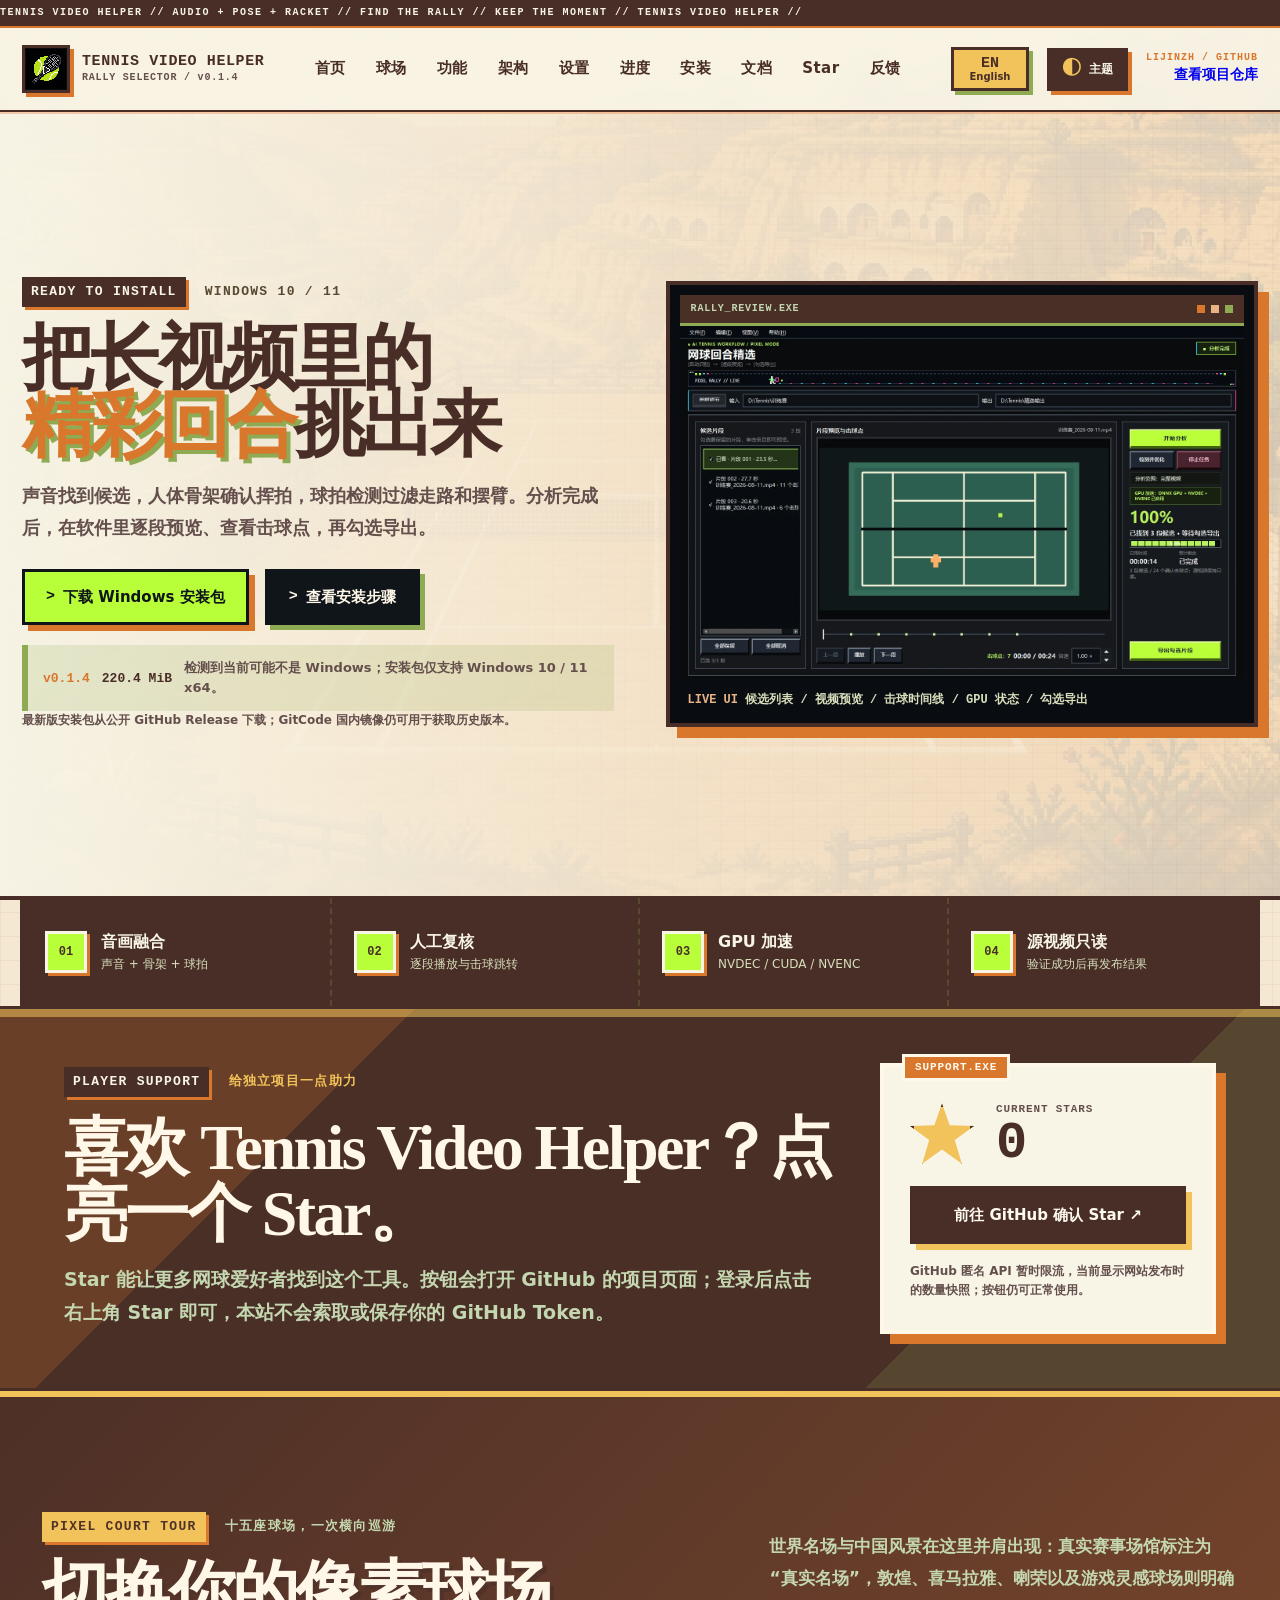
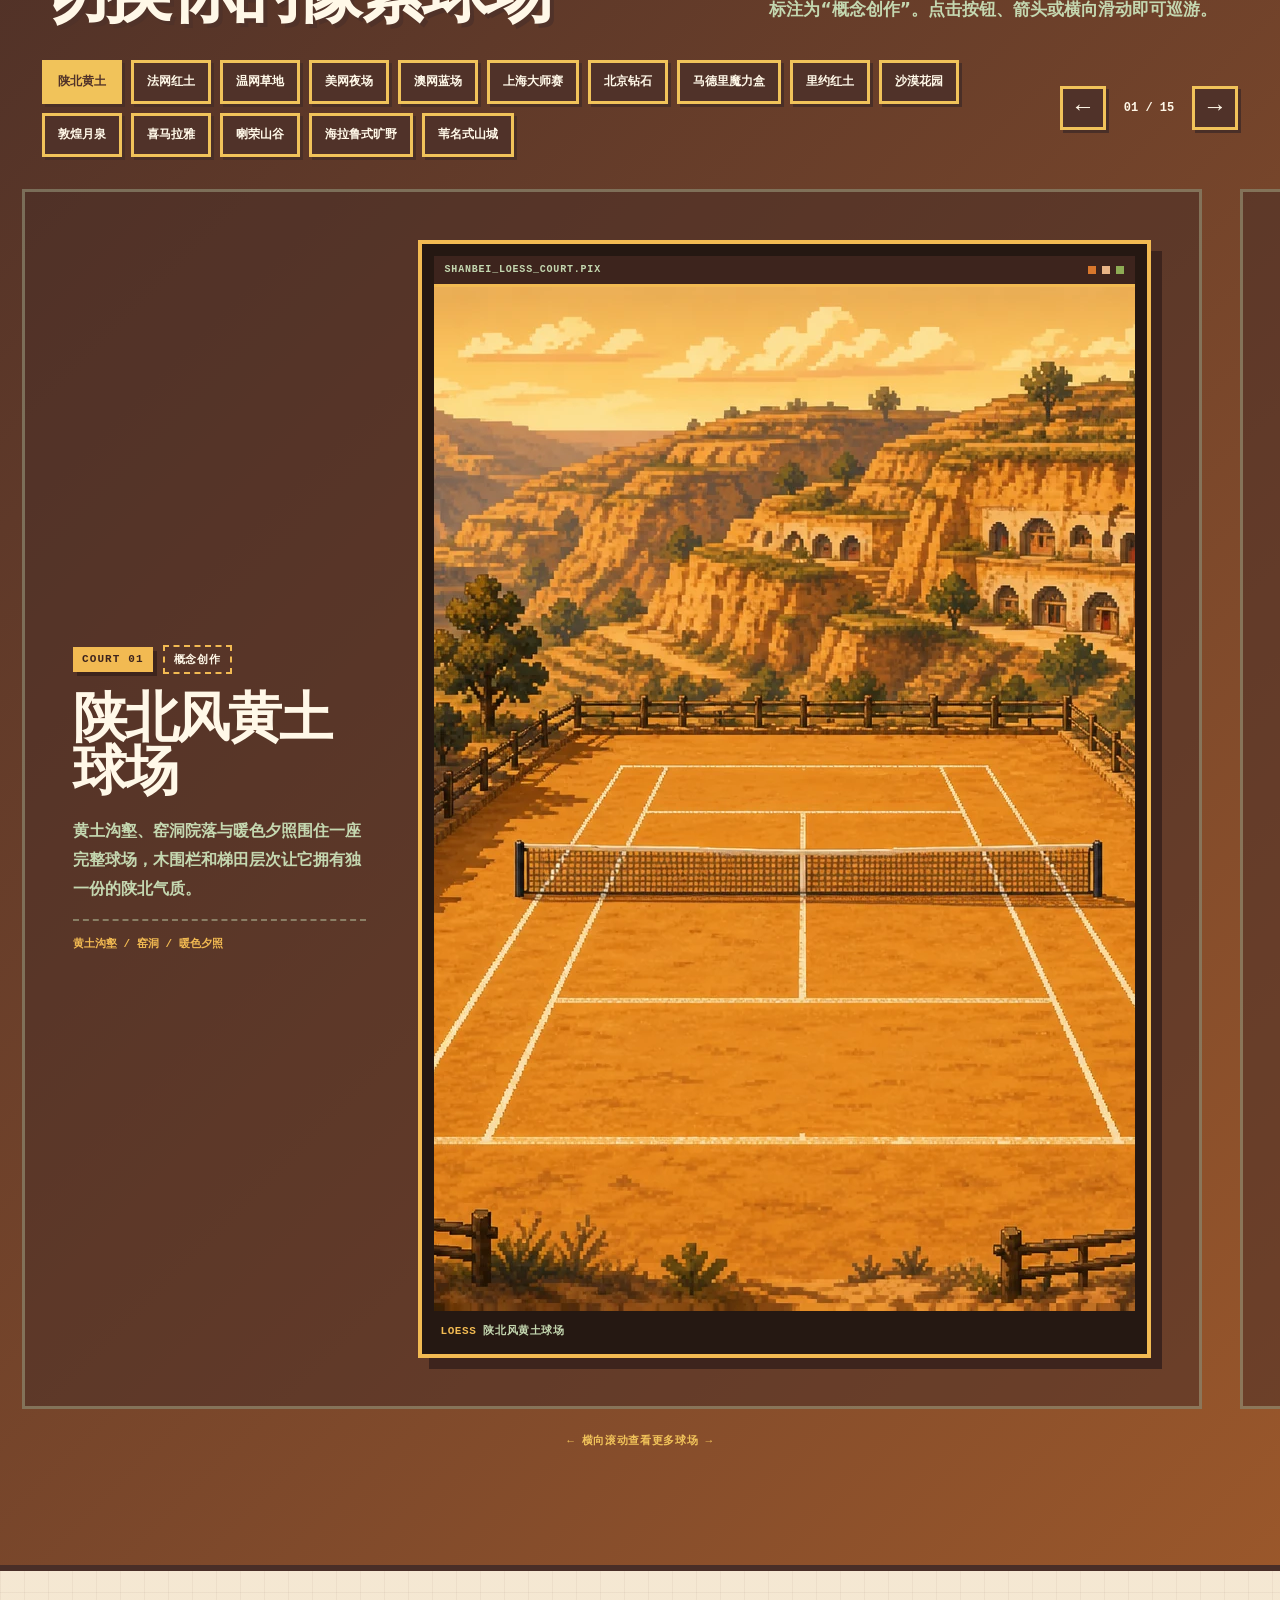
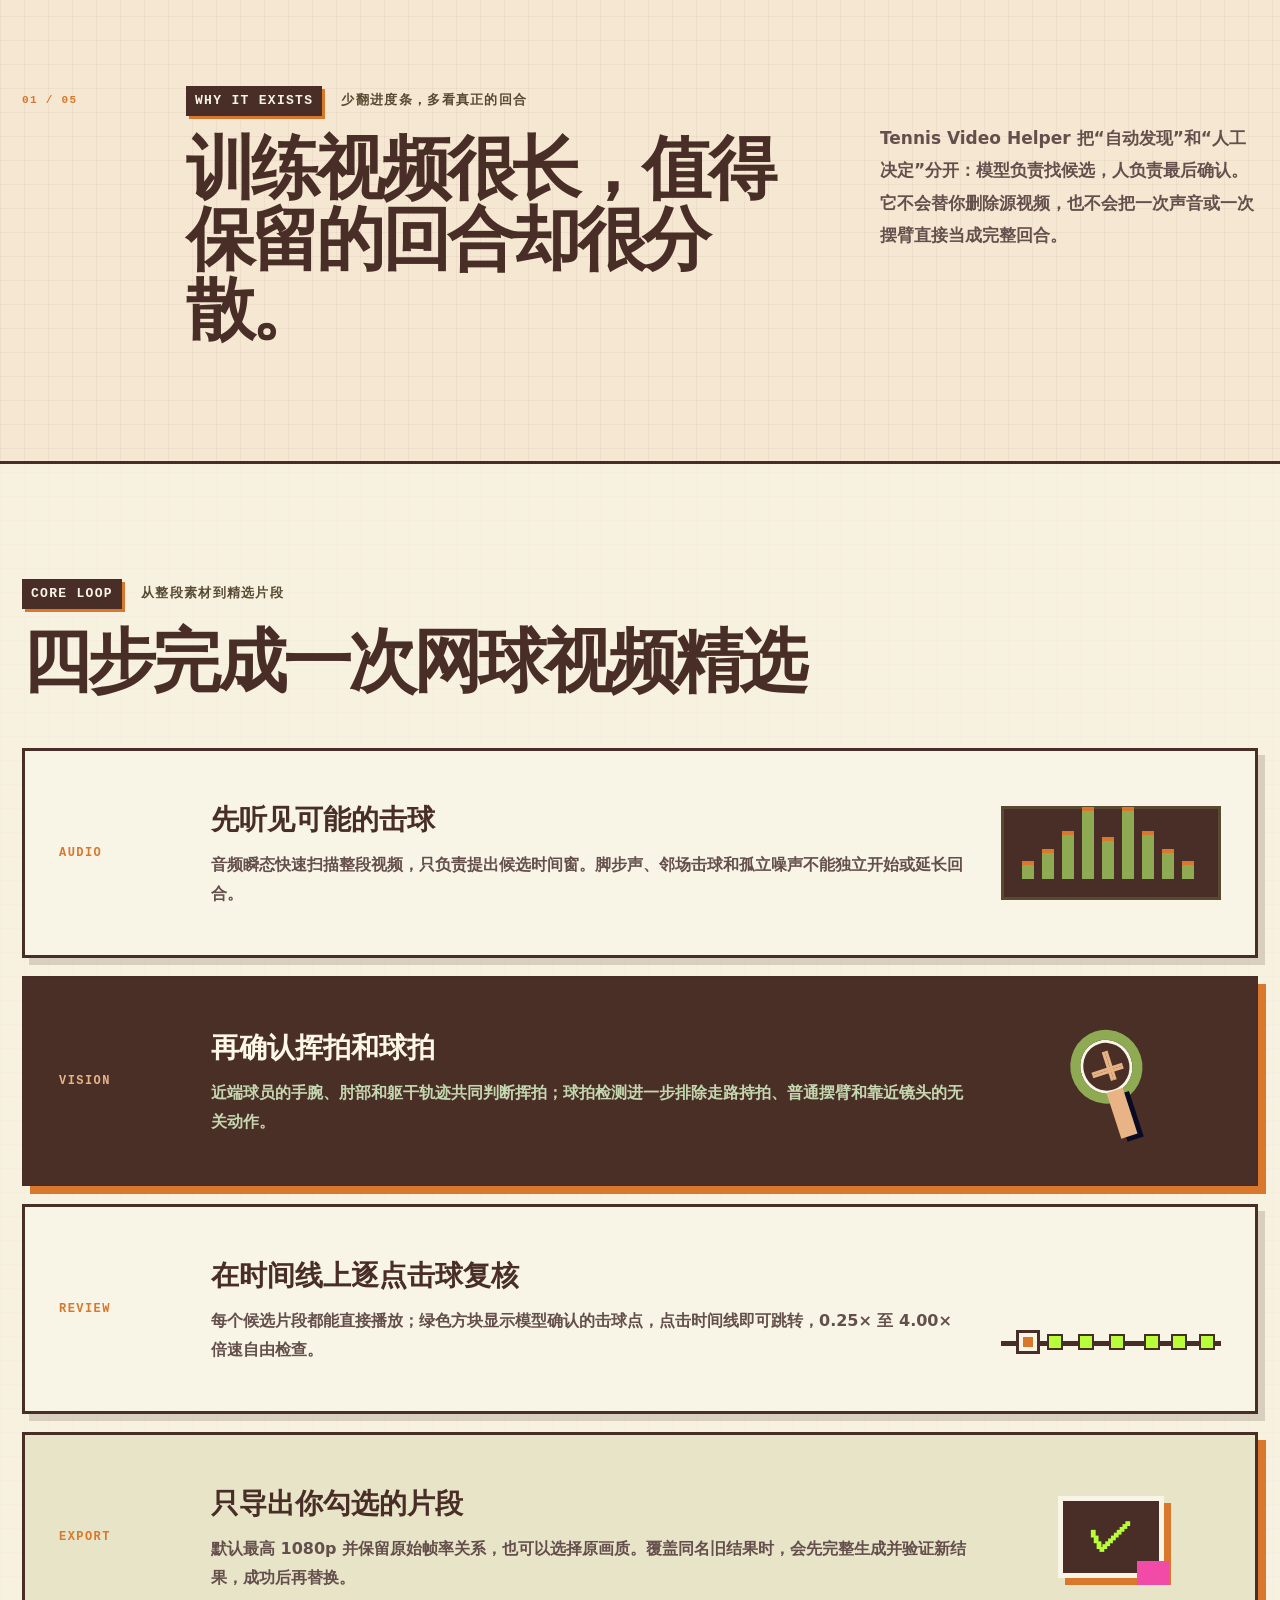
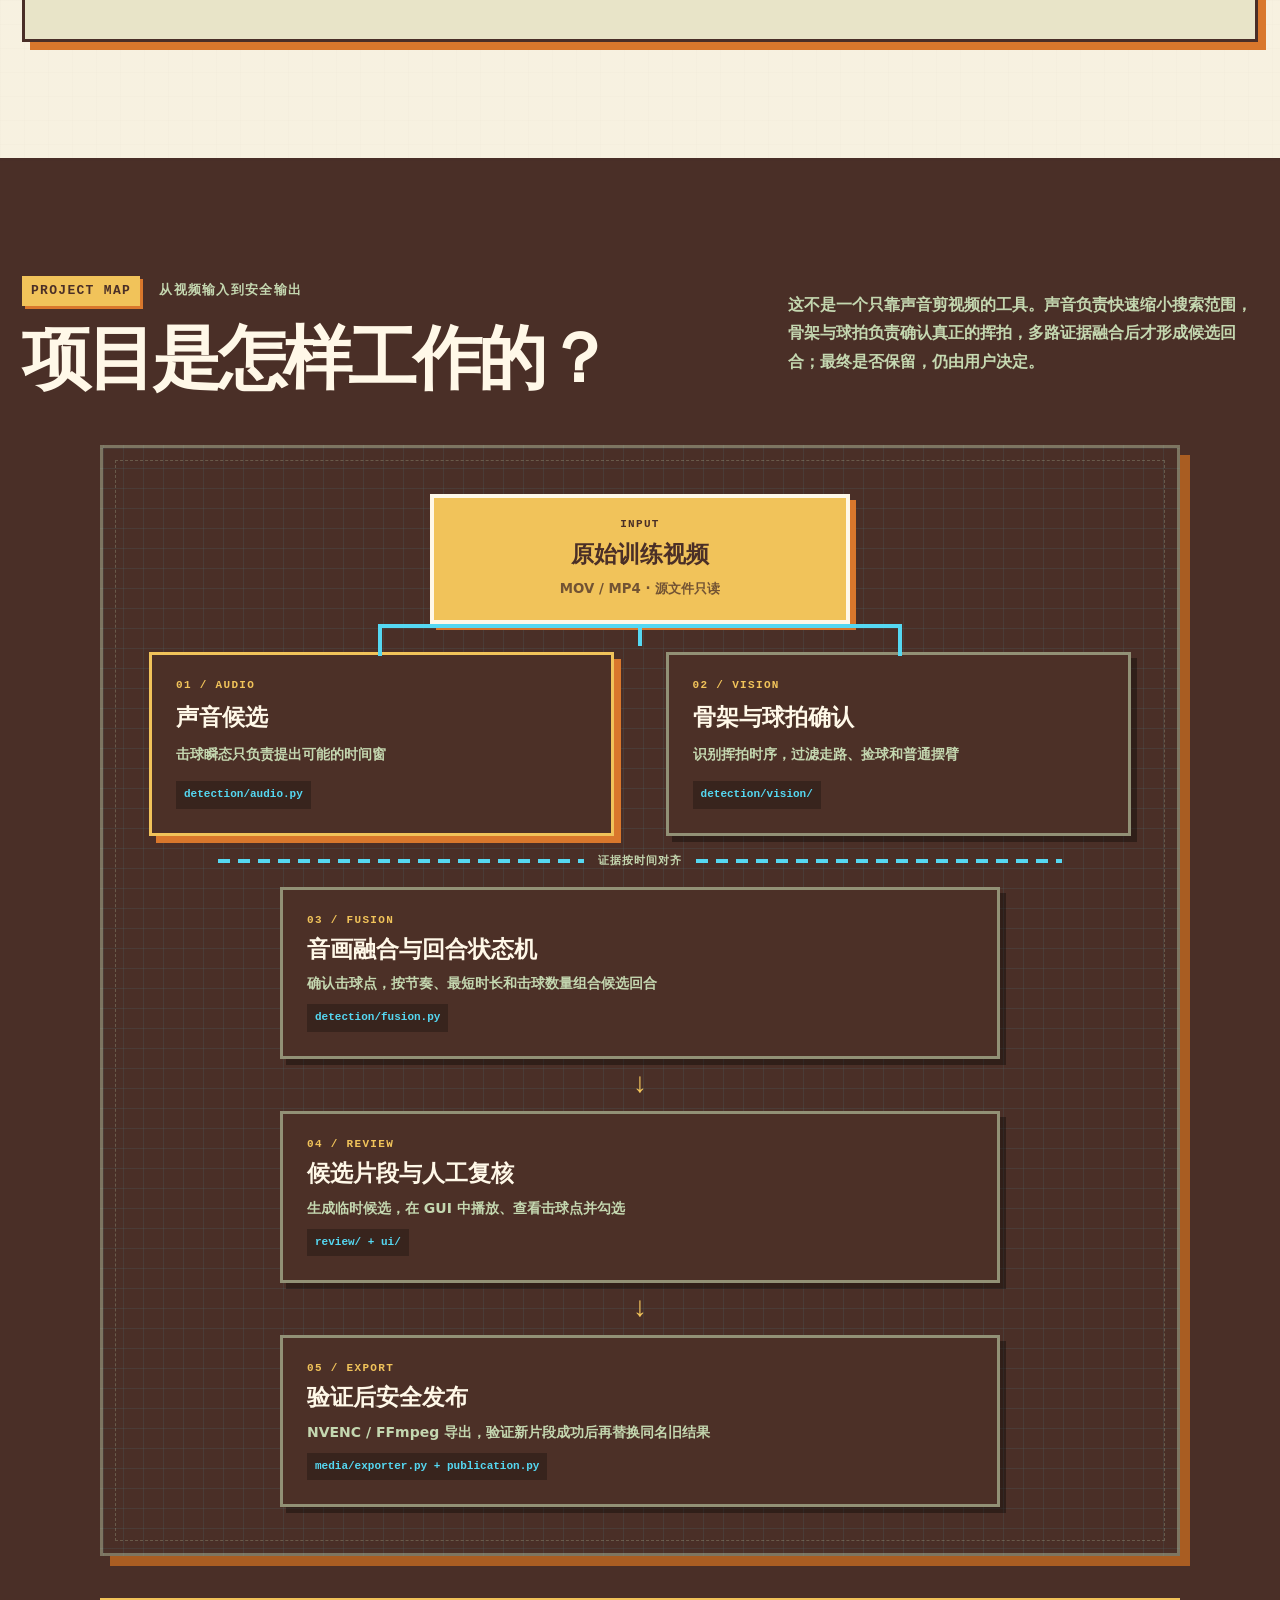
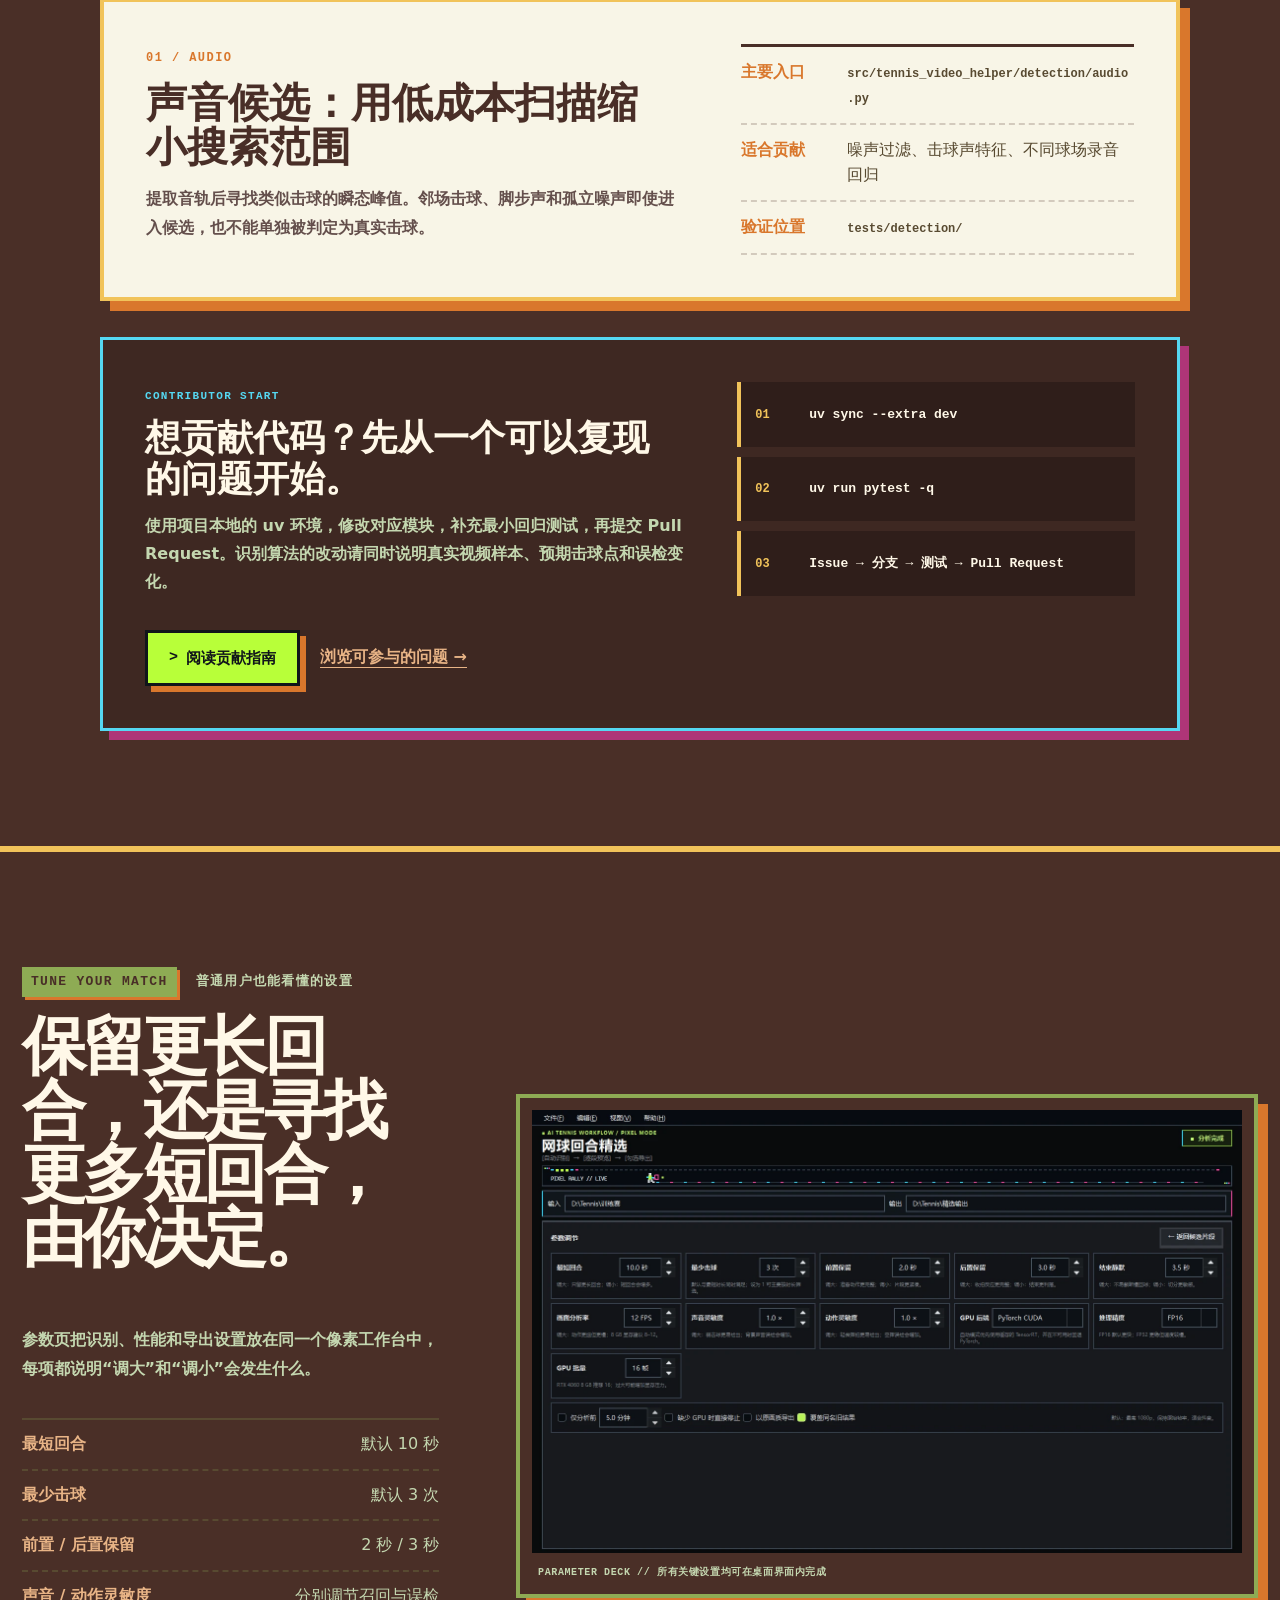
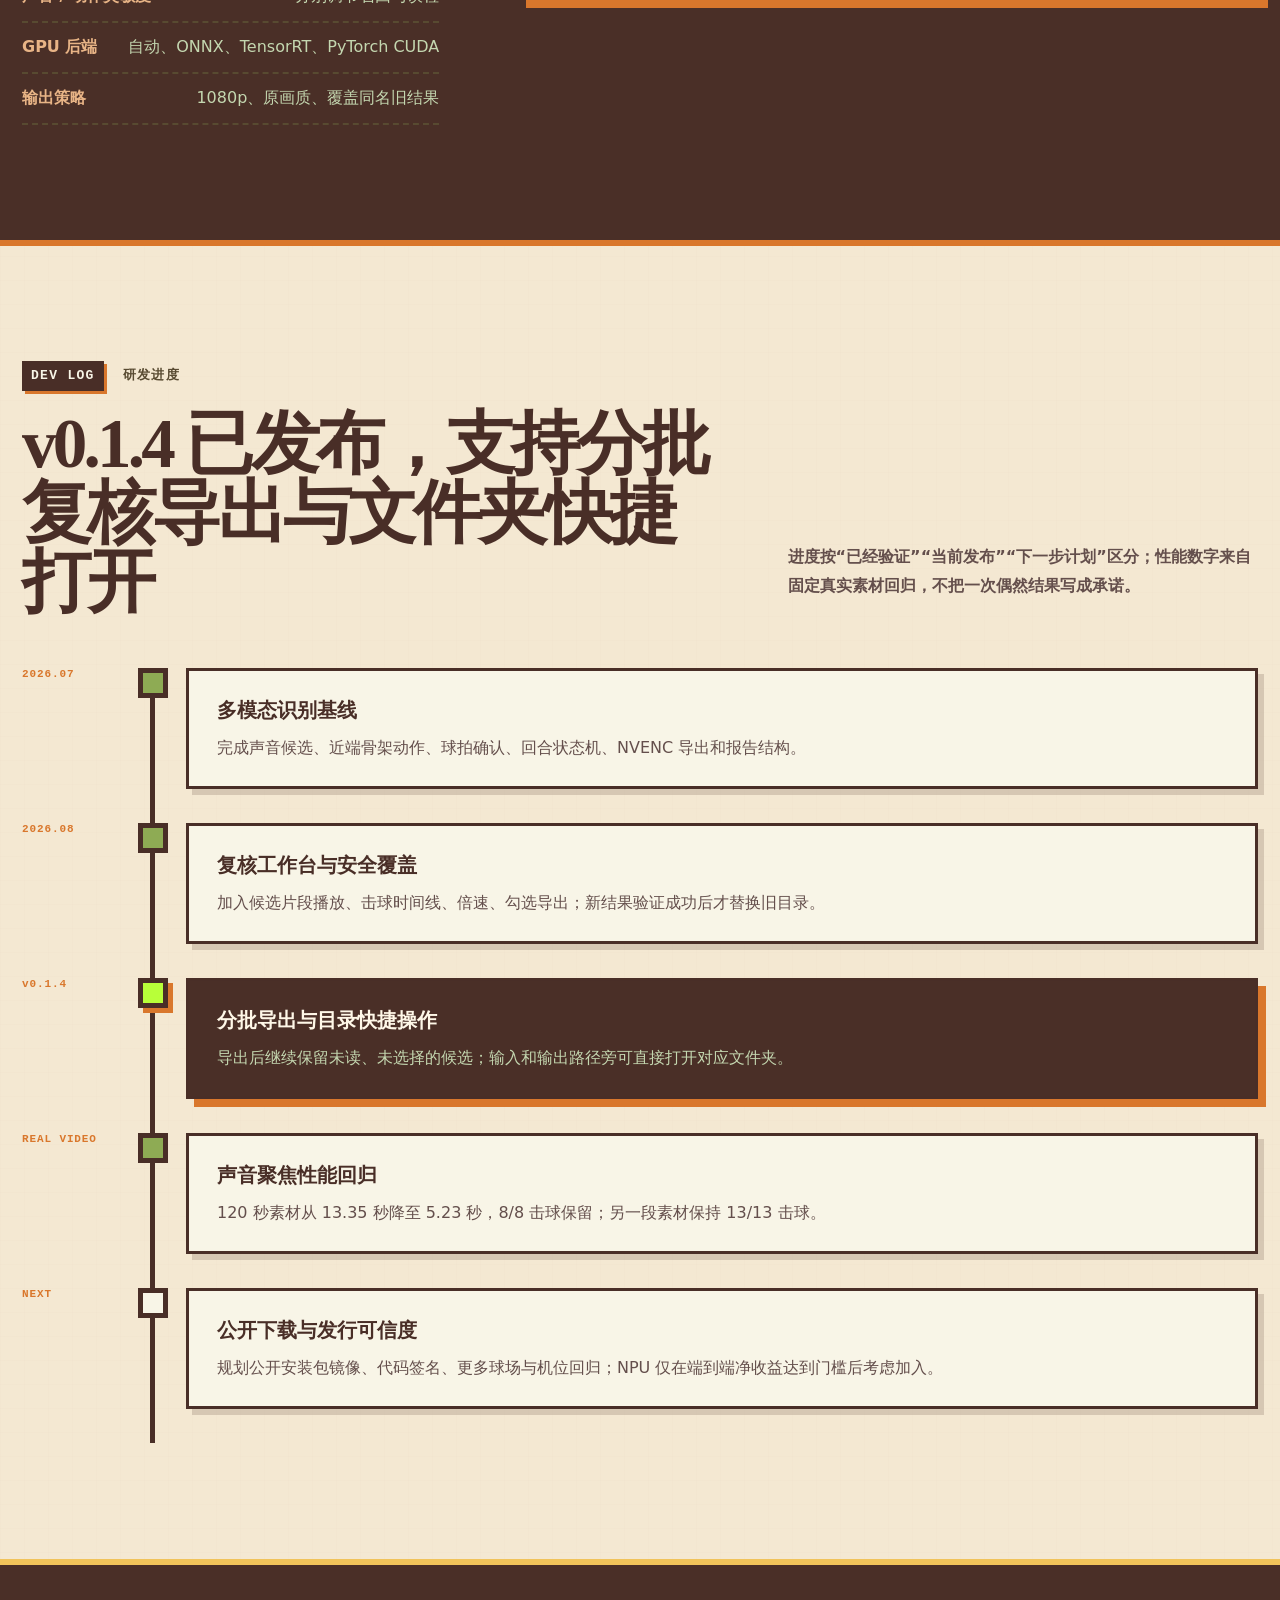
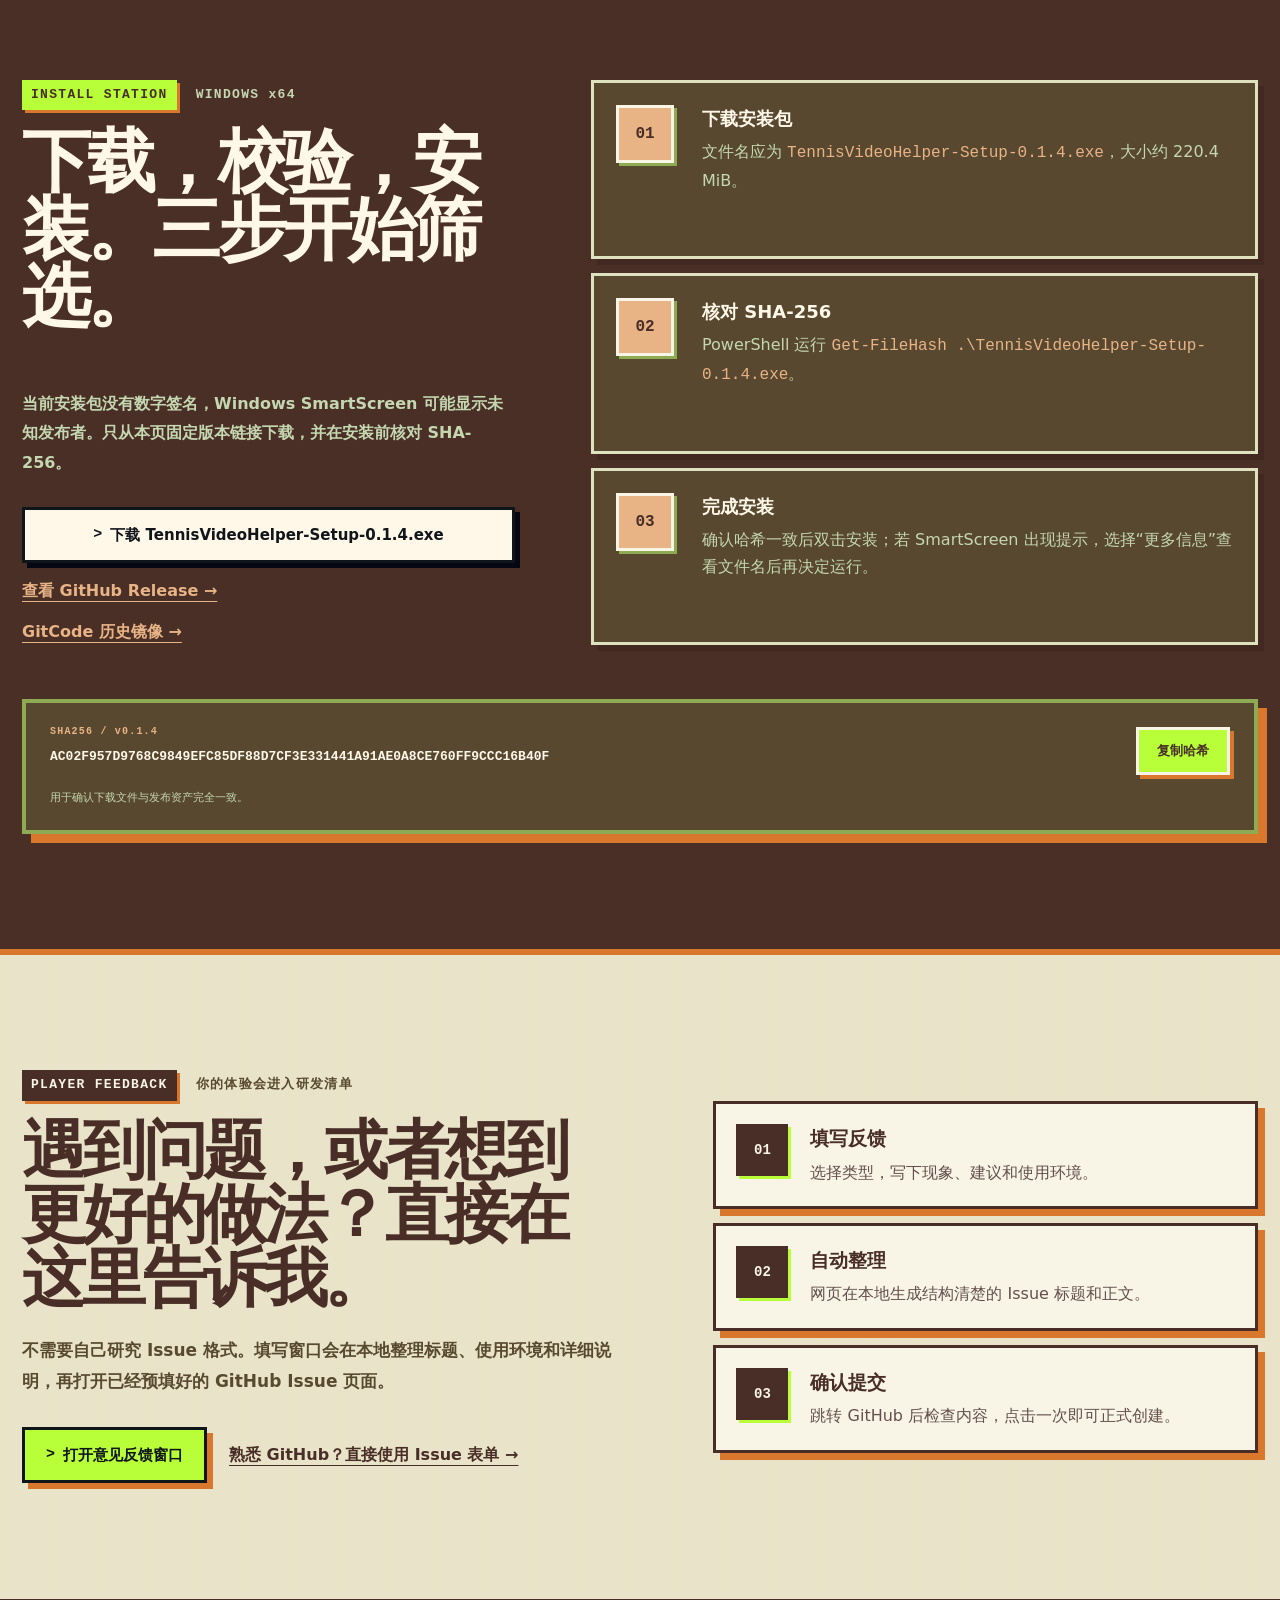
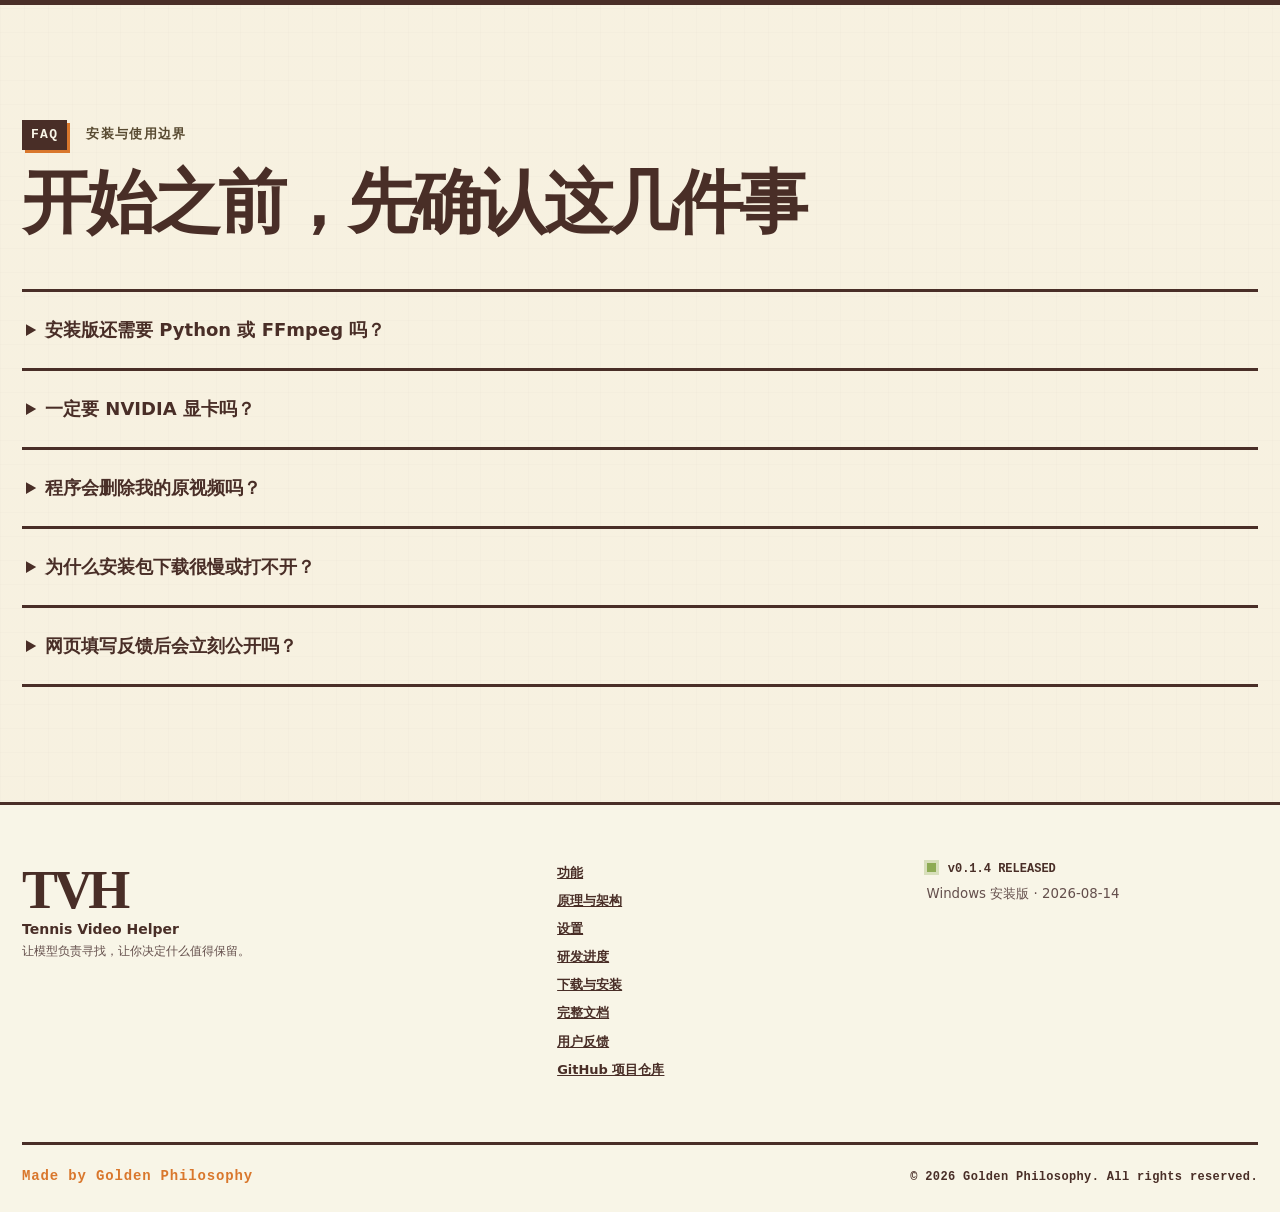
<file: docs/index.html>
<!doctype html>
<html lang="zh-CN">
<head>
  <meta charset="utf-8">
  <meta name="viewport" content="width=device-width, initial-scale=1">
  <meta name="description" content="Tennis Video Helper：自动识别网球长回合、逐段预览击球点并安全导出精选视频的 Windows 桌面工具。">
  <meta name="theme-color" content="#292756">
  <meta name="color-scheme" content="light dark">
  <meta property="og:title" content="Tennis Video Helper · 网球回合自动精选">
  <meta property="og:description" content="声音、骨架与球拍检测共同确认击球，自动筛选值得保留的网球回合。">
  <meta property="og:type" content="website">
  <meta property="og:url" content="https://lijinzh.github.io/TennisVideoHelper/">
  <title>Tennis Video Helper · 网球回合自动精选</title>
  <link rel="canonical" href="https://lijinzh.github.io/TennisVideoHelper/">
  <link rel="icon" type="image/png" href="assets/images/tennis-video-helper/app-icon.png">
  <script>
    (() => {
      const validModes = new Set(['system', 'light', 'dark']);
      const validPalettes = new Set(['follow', 'loess', 'clay', 'grass', 'night', 'australia', 'shanghai', 'beijing', 'madrid', 'rio', 'desert-hard', 'dunhuang', 'himalaya', 'larung', 'hyrule', 'ashina']);
      try {
        const language = localStorage.getItem('tvh-language');
        document.documentElement.lang = language === 'en' ? 'en' : 'zh-CN';
        const mode = localStorage.getItem('tvh-color-mode');
        const paletteChoice = localStorage.getItem('tvh-palette-choice');
        const activeCourt = localStorage.getItem('tvh-active-court');
        const safeMode = validModes.has(mode) ? mode : 'system';
        const safeChoice = validPalettes.has(paletteChoice) ? paletteChoice : 'follow';
        const prefersDark = matchMedia('(prefers-color-scheme: dark)').matches;
        document.documentElement.dataset.colorMode = safeMode;
        document.documentElement.dataset.resolvedTheme = safeMode === 'system' ? (prefersDark ? 'dark' : 'light') : safeMode;
        document.documentElement.dataset.paletteChoice = safeChoice;
        document.documentElement.dataset.sitePalette = safeChoice === 'follow' && validPalettes.has(activeCourt) ? activeCourt : (safeChoice === 'follow' ? 'loess' : safeChoice);
      } catch {
        document.documentElement.dataset.colorMode = 'system';
        document.documentElement.dataset.resolvedTheme = matchMedia('(prefers-color-scheme: dark)').matches ? 'dark' : 'light';
        document.documentElement.dataset.paletteChoice = 'follow';
        document.documentElement.dataset.sitePalette = 'loess';
      }
    })();
  </script>
  <link rel="stylesheet" href="pixel-preview.css?v=20260812-tennis">
  <link rel="stylesheet" href="tennis-video-helper.css?v=20260812-v9">
  <link rel="stylesheet" href="github-star.css?v=20260812-v1">
  <script src="pixel-preview.js?v=20260812-tennis" defer></script>
  <script src="tennis-video-helper.js?v=20260814-v11" defer></script>
  <script src="github-star.js?v=20260812-v1" defer></script>
  <script src="tennis-video-helper-i18n.js?v=20260814-v3" defer></script>
</head>
<body class="pixel-site tennis-site">
  <a class="skip-link" href="#main-content">跳到主要内容</a>

  <div class="pixel-ticker" aria-hidden="true">
    <div>TENNIS VIDEO HELPER // AUDIO + POSE + RACKET // FIND THE RALLY // KEEP THE MOMENT // TENNIS VIDEO HELPER //</div>
  </div>

  <header class="pixel-header tennis-header" data-header>
    <a class="pixel-brand tennis-brand" href="index.html" aria-label="Tennis Video Helper 首页">
      <span class="tennis-brand__icon"><img src="assets/images/tennis-video-helper/app-icon.png" width="40" height="40" alt=""></span>
      <span><strong>TENNIS VIDEO HELPER</strong><small>RALLY SELECTOR / v0.1.4</small></span>
    </a>
    <button class="pixel-menu" type="button" data-pixel-menu aria-expanded="false" aria-controls="tennis-nav">MENU</button>
    <nav class="pixel-nav tennis-nav" id="tennis-nav" data-pixel-nav aria-label="页面导航">
      <a href="#overview">首页</a>
      <a href="#courts">球场</a>
      <a href="#features">功能</a>
      <a href="#architecture">架构</a>
      <a href="#settings">设置</a>
      <a href="#progress">进度</a>
      <a href="#install">安装</a>
      <a href="documentation/">文档</a>
      <a href="#feedback">反馈</a>
    </nav>
    <div class="tennis-header-tools">
      <button class="tennis-language-trigger" type="button" data-language-toggle aria-label="Switch website language"><span>EN</span><strong>English</strong></button>
      <div class="tennis-theme-picker">
        <button class="tennis-theme-trigger" type="button" data-theme-open aria-expanded="false" aria-controls="tennis-theme-panel"><span aria-hidden="true">◐</span><strong>主题</strong></button>
        <section class="tennis-theme-panel" id="tennis-theme-panel" data-theme-panel aria-label="页面主题设置" hidden>
          <header><div><span>THEME CONSOLE</span><strong>页面主题</strong></div><button type="button" data-theme-close aria-label="关闭主题设置">×</button></header>
          <fieldset>
            <legend>明暗模式</legend>
            <div class="tennis-theme-segments" role="group" aria-label="选择页面明暗模式">
              <button type="button" data-color-mode="system" aria-pressed="true">跟随系统</button>
              <button type="button" data-color-mode="light" aria-pressed="false">浅色</button>
              <button type="button" data-color-mode="dark" aria-pressed="false">深色</button>
            </div>
          </fieldset>
          <label class="tennis-theme-palette"><span>球场背景主题</span><select data-theme-palette-select aria-describedby="tennis-theme-status">
            <option value="follow">跟随当前球场</option>
            <option value="loess">陕北黄土</option>
            <option value="clay">法网红土</option>
            <option value="grass">温网草地</option>
            <option value="night">美网夜场</option>
            <option value="australia">澳网蓝场</option>
            <option value="shanghai">上海大师赛</option>
            <option value="beijing">北京钻石</option>
            <option value="madrid">马德里魔力盒</option>
            <option value="rio">里约红土</option>
            <option value="desert-hard">印第安维尔斯</option>
            <option value="dunhuang">敦煌月泉</option>
            <option value="himalaya">喜马拉雅</option>
            <option value="larung">喇荣山谷</option>
            <option value="hyrule">海拉鲁式旷野</option>
            <option value="ashina">苇名式山城</option>
          </select></label>
          <figure class="tennis-theme-preview">
            <div data-theme-preview role="img" aria-label="当前球场背景预览"></div>
            <figcaption data-theme-preview-caption>陕北黄土</figcaption>
          </figure>
          <p id="tennis-theme-status" data-theme-status aria-live="polite">跟随系统 · 跟随球场：陕北黄土</p>
        </section>
      </div>
      <a class="tennis-back-link" href="https://github.com/Lijinzh/TennisVideoHelper" target="_blank" rel="noopener noreferrer"><span>LIJINZH / GITHUB</span><strong>查看项目仓库</strong></a>
    </div>
  </header>

  <main id="main-content">
    <section class="tennis-hero" id="overview" aria-labelledby="tennis-title">
      <div class="tennis-hero__copy" data-pixel-reveal>
        <p class="tennis-kicker"><span>READY TO INSTALL</span> WINDOWS 10 / 11</p>
        <h1 id="tennis-title">把长视频里的<br><em>精彩回合</em>挑出来</h1>
        <p class="tennis-hero__lead">声音找到候选，人体骨架确认挥拍，球拍检测过滤走路和摆臂。分析完成后，在软件里逐段预览、查看击球点，再勾选导出。</p>
        <div class="tennis-hero__actions">
          <a class="tennis-button tennis-button--primary" data-tv-download href="https://github.com/Lijinzh/TennisVideoHelper/releases/download/v0.1.4/TennisVideoHelper-Setup-0.1.4.exe" download="TennisVideoHelper-Setup-0.1.4.exe" rel="noopener noreferrer">下载 Windows 安装包</a>
          <a class="tennis-button" href="#install">查看安装步骤</a>
        </div>
        <div class="tennis-install-note" role="status" data-download-status>
          <span>v0.1.4</span><strong>220.4 MiB</strong><small>内置运行环境、模型与 FFmpeg，无需另装 Python。</small>
        </div>
        <p class="tennis-private-note">最新版安装包从公开 GitHub Release 下载；GitCode 国内镜像仍可用于获取历史版本。</p>
      </div>

      <figure class="tennis-hero__screen" data-pixel-reveal>
        <div class="tennis-window-bar"><span>RALLY_REVIEW.EXE</span><i></i><i></i><i></i></div>
        <img src="assets/images/tennis-video-helper/app-review.webp" width="1440" height="900" alt="Tennis Video Helper 候选回合预览、击球点时间线与导出界面" fetchpriority="high">
        <figcaption><span>LIVE UI</span> 候选列表 / 视频预览 / 击球时间线 / GPU 状态 / 勾选导出</figcaption>
      </figure>
    </section>

    <section class="tennis-signal-strip" aria-label="软件能力概览">
      <article><span>01</span><div><strong>音画融合</strong><small>声音 + 骨架 + 球拍</small></div></article>
      <article><span>02</span><div><strong>人工复核</strong><small>逐段播放与击球跳转</small></div></article>
      <article><span>03</span><div><strong>GPU 加速</strong><small>NVDEC / CUDA / NVENC</small></div></article>
      <article><span>04</span><div><strong>源视频只读</strong><small>验证成功后再发布结果</small></div></article>
    </section>

    <section class="tennis-court-section" id="courts" aria-labelledby="courts-title" data-court-gallery>
      <header class="tennis-court-heading" data-pixel-reveal>
        <div>
          <p class="tennis-kicker"><span>PIXEL COURT TOUR</span> 十五座球场，一次横向巡游</p>
          <h2 id="courts-title">切换你的像素球场</h2>
        </div>
        <p>世界名场与中国风景在这里并肩出现：真实赛事场馆标注为“真实名场”，敦煌、喜马拉雅、喇荣以及游戏灵感球场则明确标注为“概念创作”。点击按钮、箭头或横向滑动即可巡游。</p>
      </header>

      <div class="tennis-court-toolbar" data-pixel-reveal>
        <div class="tennis-court-tabs" role="tablist" aria-label="选择像素球场风格">
          <button type="button" role="tab" aria-selected="true" aria-controls="court-shanbei" data-court-tab="court-shanbei">陕北黄土</button>
          <button type="button" role="tab" aria-selected="false" aria-controls="court-paris" data-court-tab="court-paris">法网红土</button>
          <button type="button" role="tab" aria-selected="false" aria-controls="court-london" data-court-tab="court-london">温网草地</button>
          <button type="button" role="tab" aria-selected="false" aria-controls="court-new-york" data-court-tab="court-new-york">美网夜场</button>
          <button type="button" role="tab" aria-selected="false" aria-controls="court-melbourne" data-court-tab="court-melbourne">澳网蓝场</button>
          <button type="button" role="tab" aria-selected="false" aria-controls="court-shanghai" data-court-tab="court-shanghai">上海大师赛</button>
          <button type="button" role="tab" aria-selected="false" aria-controls="court-beijing" data-court-tab="court-beijing">北京钻石</button>
          <button type="button" role="tab" aria-selected="false" aria-controls="court-madrid" data-court-tab="court-madrid">马德里魔力盒</button>
          <button type="button" role="tab" aria-selected="false" aria-controls="court-rio" data-court-tab="court-rio">里约红土</button>
          <button type="button" role="tab" aria-selected="false" aria-controls="court-indian-wells" data-court-tab="court-indian-wells">沙漠花园</button>
          <button type="button" role="tab" aria-selected="false" aria-controls="court-dunhuang" data-court-tab="court-dunhuang">敦煌月泉</button>
          <button type="button" role="tab" aria-selected="false" aria-controls="court-himalaya" data-court-tab="court-himalaya">喜马拉雅</button>
          <button type="button" role="tab" aria-selected="false" aria-controls="court-larung" data-court-tab="court-larung">喇荣山谷</button>
          <button type="button" role="tab" aria-selected="false" aria-controls="court-hyrule" data-court-tab="court-hyrule">海拉鲁式旷野</button>
          <button type="button" role="tab" aria-selected="false" aria-controls="court-ashina" data-court-tab="court-ashina">苇名式山城</button>
        </div>
        <div class="tennis-court-arrows" aria-label="球场切换">
          <button type="button" data-court-previous aria-label="上一个球场">←</button>
          <span data-court-position aria-live="polite">01 / 15</span>
          <button type="button" data-court-next aria-label="下一个球场">→</button>
        </div>
      </div>

      <div class="tennis-court-viewport" data-court-viewport tabindex="0" aria-label="像素球场横向画廊">
        <div class="tennis-court-track">
          <article class="tennis-court-slide is-active" id="court-shanbei" role="tabpanel" aria-label="陕北风黄土球场" data-court-slide data-court-theme="loess">
            <div class="tennis-court-slide__copy">
              <div class="tennis-court-meta"><span class="tennis-court-number">COURT 01</span><span class="tennis-court-kind is-concept">概念创作</span></div>
              <h3>陕北风黄土球场</h3>
              <p>黄土沟壑、窑洞院落与暖色夕照围住一座完整球场，木围栏和梯田层次让它拥有独一份的陕北气质。</p>
              <small>黄土沟壑 / 窑洞 / 暖色夕照</small>
            </div>
            <figure class="tennis-court-card">
              <div class="tennis-window-bar"><span>SHANBEI_LOESS_COURT.PIX</span><i></i><i></i><i></i></div>
              <img src="assets/images/tennis-video-helper/shanbei-loess-court.webp" width="1536" height="1024" alt="像素风陕北黄土沟壑、窑洞和暖色夕照中的完整网球场" loading="lazy">
              <figcaption><span>LOESS</span> 陕北风黄土球场</figcaption>
            </figure>
          </article>

          <article class="tennis-court-slide" id="court-paris" role="tabpanel" aria-label="法网罗兰加洛斯红土球场" data-court-slide data-court-theme="clay">
            <div class="tennis-court-slide__copy">
              <div class="tennis-court-meta"><span class="tennis-court-number">COURT 02</span><span class="tennis-court-kind">真实名场</span></div>
              <h3>法网·罗兰加洛斯红土</h3>
              <p>砖红色红土与深绿看台构成经典对比，远处的巴黎城市轮廓把春日大赛气氛收进像素画面。</p>
              <small>红土 / 深绿看台 / 巴黎春日</small>
            </div>
            <figure class="tennis-court-card">
              <div class="tennis-window-bar"><span>PARIS_CLAY_COURT.PIX</span><i></i><i></i><i></i></div>
              <img src="assets/images/tennis-video-helper/roland-garros-clay-court.webp" width="1536" height="1024" alt="像素风巴黎红土网球场、深绿看台和城市天际线" loading="lazy">
              <figcaption><span>CLAY</span> 巴黎大满贯红土氛围</figcaption>
            </figure>
          </article>

          <article class="tennis-court-slide" id="court-london" role="tabpanel" aria-label="温布尔登草地球场" data-court-slide data-court-theme="grass">
            <div class="tennis-court-slide__copy">
              <div class="tennis-court-meta"><span class="tennis-court-number">COURT 03</span><span class="tennis-court-kind">真实名场</span></div>
              <h3>温布尔登草地球场</h3>
              <p>清晰的修剪草纹、底线磨损、常春藤与传统英伦建筑，组成安静而庄重的夏日草地赛场。</p>
              <small>草地 / 常春藤 / 英伦夏日</small>
            </div>
            <figure class="tennis-court-card">
              <div class="tennis-window-bar"><span>LONDON_GRASS_COURT.PIX</span><i></i><i></i><i></i></div>
              <img src="assets/images/tennis-video-helper/wimbledon-grass-court.webp" width="1565" height="1005" alt="像素风伦敦草地网球场、常春藤和英伦建筑" loading="lazy">
              <figcaption><span>GRASS</span> 伦敦传统草地氛围</figcaption>
            </figure>
          </article>

          <article class="tennis-court-slide" id="court-new-york" role="tabpanel" aria-label="美网纽约夜场硬地球场" data-court-slide data-court-theme="night">
            <div class="tennis-court-slide__copy">
              <div class="tennis-court-meta"><span class="tennis-court-number">COURT 04</span><span class="tennis-court-kind">真实名场</span></div>
              <h3>美网纽约夜场硬地</h3>
              <p>电光蓝硬地、巨型灯架与霓虹城市天际线，让这一站成为整组球场里最鲜明的夜赛场景。</p>
              <small>蓝色硬地 / 夜赛灯光 / 纽约天际线</small>
            </div>
            <figure class="tennis-court-card">
              <div class="tennis-window-bar"><span>NEW_YORK_NIGHT_COURT.PIX</span><i></i><i></i><i></i></div>
              <img src="assets/images/tennis-video-helper/us-open-night-court.webp" width="1536" height="1024" alt="像素风纽约夜间蓝色硬地网球场和城市天际线" loading="lazy">
              <figcaption><span>NIGHT HARD</span> 纽约夏末夜场氛围</figcaption>
            </figure>
          </article>

          <article class="tennis-court-slide" id="court-melbourne" role="tabpanel" aria-label="澳网墨尔本蓝色硬地球场" data-court-slide data-court-theme="australia">
            <div class="tennis-court-slide__copy">
              <div class="tennis-court-meta"><span class="tennis-court-number">COURT 05</span><span class="tennis-court-kind">真实名场</span></div>
              <h3>澳网墨尔本蓝色硬地</h3>
              <p>明亮青蓝球场、开放式现代屋顶与桉树绿意，呈现通透、热烈而富有速度感的澳洲盛夏。</p>
              <small>青蓝硬地 / 现代场馆 / 澳洲盛夏</small>
            </div>
            <figure class="tennis-court-card">
              <div class="tennis-window-bar"><span>MELBOURNE_DAY_COURT.PIX</span><i></i><i></i><i></i></div>
              <img src="assets/images/tennis-video-helper/australian-open-day-court.webp" width="1536" height="1024" alt="像素风墨尔本日间青蓝色硬地网球场和现代开放式场馆" loading="lazy">
              <figcaption><span>DAY HARD</span> 墨尔本盛夏蓝场氛围</figcaption>
            </figure>
          </article>

          <article class="tennis-court-slide" id="court-shanghai" role="tabpanel" aria-label="上海大师赛旗忠网球中心" data-court-slide data-court-theme="shanghai">
            <div class="tennis-court-slide__copy">
              <div class="tennis-court-meta"><span class="tennis-court-number">COURT 06</span><span class="tennis-court-kind">真实名场</span></div>
              <h3>上海大师赛·旗忠网球中心</h3>
              <p>玉兰花瓣般展开的可开合屋顶俯瞰蓝绿硬地，把上海秋日的速度感与现代建筑气质收进同一幅像素画。</p>
              <small>蓝绿硬地 / 玉兰屋顶 / 上海秋日</small>
            </div>
            <figure class="tennis-court-card">
              <div class="tennis-window-bar"><span>SHANGHAI_QIZHONG_COURT.PIX</span><i></i><i></i><i></i></div>
              <img src="assets/images/tennis-video-helper/shanghai-qizhong-court.webp" width="1536" height="1024" alt="像素风上海旗忠网球中心玉兰花瓣屋顶和蓝绿硬地球场" loading="lazy">
              <figcaption><span>HARD</span> 上海大师赛旗忠网球中心</figcaption>
            </figure>
          </article>

          <article class="tennis-court-slide" id="court-beijing" role="tabpanel" aria-label="北京国家网球中心钻石球场" data-court-slide data-court-theme="beijing">
            <div class="tennis-court-slide__copy">
              <div class="tennis-court-meta"><span class="tennis-court-number">COURT 07</span><span class="tennis-court-kind">真实名场</span></div>
              <h3>北京国家网球中心·钻石球场</h3>
              <p>紫蓝硬地嵌进钻石切面的现代场馆，远处借鸟巢天际线点出北京坐标；这里是国家网球中心，不把球场误写进鸟巢内部。</p>
              <small>紫蓝硬地 / 钻石球场 / 鸟巢远景</small>
            </div>
            <figure class="tennis-court-card">
              <div class="tennis-window-bar"><span>BEIJING_DIAMOND_COURT.PIX</span><i></i><i></i><i></i></div>
              <img src="assets/images/tennis-video-helper/beijing-national-tennis-center.webp" width="1536" height="1024" alt="像素风北京国家网球中心钻石球场和远处鸟巢天际线" loading="lazy">
              <figcaption><span>CHINA</span> 北京国家网球中心</figcaption>
            </figure>
          </article>

          <article class="tennis-court-slide" id="court-madrid" role="tabpanel" aria-label="马德里魔力盒红土球场" data-court-slide data-court-theme="madrid">
            <div class="tennis-court-slide__copy">
              <div class="tennis-court-meta"><span class="tennis-court-number">COURT 08</span><span class="tennis-court-kind">真实名场</span></div>
              <h3>马德里·魔力盒红土</h3>
              <p>砖红红土与黑灰钢结构形成强烈反差，可开合的几何屋顶让西班牙首都这座球场拥有近乎舞台装置般的辨识度。</p>
              <small>红土 / 几何屋顶 / 马德里暮色</small>
            </div>
            <figure class="tennis-court-card">
              <div class="tennis-window-bar"><span>MADRID_MAGIC_BOX_COURT.PIX</span><i></i><i></i><i></i></div>
              <img src="assets/images/tennis-video-helper/madrid-caja-magica-court.webp" width="1536" height="1024" alt="像素风马德里魔力盒红土球场和可开合几何屋顶" loading="lazy">
              <figcaption><span>CLAY</span> 马德里魔力盒球场</figcaption>
            </figure>
          </article>

          <article class="tennis-court-slide" id="court-rio" role="tabpanel" aria-label="里约热内卢赛马会红土球场" data-court-slide data-court-theme="rio">
            <div class="tennis-court-slide__copy">
              <div class="tennis-court-meta"><span class="tennis-court-number">COURT 09</span><span class="tennis-court-kind">真实名场</span></div>
              <h3>里约·赛马会红土</h3>
              <p>橙红球场被棕榈、殖民风建筑与热带山景包围，远处基督像剪影把南美阳光和城市节奏带进比赛现场。</p>
              <small>红土 / 热带绿意 / 里约山景</small>
            </div>
            <figure class="tennis-court-card">
              <div class="tennis-window-bar"><span>RIO_JOCKEY_CLUB_COURT.PIX</span><i></i><i></i><i></i></div>
              <img src="assets/images/tennis-video-helper/rio-jockey-club-court.webp" width="1536" height="1024" alt="像素风里约赛马会红土球场、棕榈与基督像山景" loading="lazy">
              <figcaption><span>CLAY</span> 里约赛马会球场</figcaption>
            </figure>
          </article>

          <article class="tennis-court-slide" id="court-indian-wells" role="tabpanel" aria-label="印第安维尔斯沙漠网球花园" data-court-slide data-court-theme="desert-hard">
            <div class="tennis-court-slide__copy">
              <div class="tennis-court-meta"><span class="tennis-court-number">COURT 10</span><span class="tennis-court-kind">真实名场</span></div>
              <h3>印第安维尔斯·沙漠花园</h3>
              <p>蓝色硬地、成排棕榈与科切拉谷山脉在夕阳中相遇，球场像一块被精心灌溉出来的沙漠绿洲。</p>
              <small>蓝色硬地 / 棕榈 / 沙漠山脉</small>
            </div>
            <figure class="tennis-court-card">
              <div class="tennis-window-bar"><span>INDIAN_WELLS_GARDEN.PIX</span><i></i><i></i><i></i></div>
              <img src="assets/images/tennis-video-helper/indian-wells-desert-court.webp" width="1536" height="1024" alt="像素风印第安维尔斯蓝色硬地、棕榈和沙漠山脉" loading="lazy">
              <figcaption><span>DESERT HARD</span> 印第安维尔斯网球花园</figcaption>
            </figure>
          </article>

          <article class="tennis-court-slide" id="court-dunhuang" role="tabpanel" aria-label="敦煌鸣沙山月牙泉概念网球场" data-court-slide data-court-theme="dunhuang">
            <div class="tennis-court-slide__copy">
              <div class="tennis-court-meta"><span class="tennis-court-number">COURT 11</span><span class="tennis-court-kind is-concept">概念创作</span></div>
              <h3>敦煌·鸣沙月泉概念场</h3>
              <p>琥珀色沙丘托起赭红球场，月牙泉、丝路驿亭和一弯新月留在远处。这是一幅风景化想象，不对应现实场馆。</p>
              <small>概念创作 / 鸣沙山 / 月牙泉</small>
            </div>
            <figure class="tennis-court-card">
              <div class="tennis-window-bar"><span>DUNHUANG_DESERT_COURT.PIX</span><i></i><i></i><i></i></div>
              <img src="assets/images/tennis-video-helper/dunhuang-desert-court.webp" width="1536" height="1024" alt="像素风敦煌沙丘、月牙泉和丝路驿亭旁的概念网球场" loading="lazy">
              <figcaption><span>CONCEPT</span> 敦煌风景概念球场</figcaption>
            </figure>
          </article>

          <article class="tennis-court-slide" id="court-himalaya" role="tabpanel" aria-label="喜马拉雅山脚概念网球场" data-court-slide data-court-theme="himalaya">
            <div class="tennis-court-slide__copy">
              <div class="tennis-court-meta"><span class="tennis-court-number">COURT 12</span><span class="tennis-court-kind is-concept">概念创作</span></div>
              <h3>喜马拉雅山脚概念场</h3>
              <p>深青球场落在高原谷地，雪峰、冰川、晨光与薄雾构成安静而巨大的背景，强调人与自然尺度之间的反差。</p>
              <small>概念创作 / 雪峰 / 高原晨光</small>
            </div>
            <figure class="tennis-court-card">
              <div class="tennis-window-bar"><span>HIMALAYA_FOOTHILLS_COURT.PIX</span><i></i><i></i><i></i></div>
              <img src="assets/images/tennis-video-helper/himalaya-foothills-court.webp" width="1536" height="1024" alt="像素风喜马拉雅雪山脚下高原谷地中的概念网球场" loading="lazy">
              <figcaption><span>CONCEPT</span> 喜马拉雅山脚概念球场</figcaption>
            </figure>
          </article>

          <article class="tennis-court-slide" id="court-larung" role="tabpanel" aria-label="喇荣山谷概念网球场" data-court-slide data-court-theme="larung">
            <div class="tennis-court-slide__copy">
              <div class="tennis-court-meta"><span class="tennis-court-number">COURT 13</span><span class="tennis-court-kind is-concept">概念创作</span></div>
              <h3>喇荣山谷概念球场</h3>
              <p>受喇荣五明佛学院所在山谷的红色木屋景观启发，球场设置在开阔谷地而非宗教建筑内部，以克制方式保留高原聚落的视觉震撼。</p>
              <small>概念创作 / 红色山城 / 川西高原</small>
            </div>
            <figure class="tennis-court-card">
              <div class="tennis-window-bar"><span>LARUNG_VALLEY_COURT.PIX</span><i></i><i></i><i></i></div>
              <img src="assets/images/tennis-video-helper/larung-gar-valley-court.webp" width="1536" height="1024" alt="像素风川西高原红色山城景观旁的概念网球场" loading="lazy">
              <figcaption><span>CONCEPT</span> 喇荣山谷景观灵感</figcaption>
            </figure>
          </article>

          <article class="tennis-court-slide" id="court-hyrule" role="tabpanel" aria-label="塞尔达传说海拉鲁式旷野灵感概念网球场" data-court-slide data-court-theme="hyrule">
            <div class="tennis-court-slide__copy">
              <div class="tennis-court-meta"><span class="tennis-court-number">COURT 14</span><span class="tennis-court-kind is-concept">幻想灵感</span></div>
              <h3>《塞尔达传说》灵感·海拉鲁式旷野</h3>
              <p>翠绿草原、漂浮岛屿、古代石塔与蓝色能量装置围住一片草地球场，保留开放世界冒险感，但不使用角色、Logo 或具体关卡复制。</p>
              <small>幻想灵感 / 开放旷野 / 浮空遗迹</small>
            </div>
            <figure class="tennis-court-card">
              <div class="tennis-window-bar"><span>HYRULE_INSPIRED_COURT.PIX</span><i></i><i></i><i></i></div>
              <img src="assets/images/tennis-video-helper/hyrule-inspired-court.webp" width="1536" height="1024" alt="像素风海拉鲁式开放旷野、浮空遗迹和古代装置中的概念网球场" loading="lazy">
              <figcaption><span>FANTASY</span> 海拉鲁式旷野灵感</figcaption>
            </figure>
          </article>

          <article class="tennis-court-slide" id="court-ashina" role="tabpanel" aria-label="只狼苇名式山城灵感概念网球场" data-court-slide data-court-theme="ashina">
            <div class="tennis-court-slide__copy">
              <div class="tennis-court-meta"><span class="tennis-court-number">COURT 15</span><span class="tennis-court-kind is-concept">幻想灵感</span></div>
              <h3>《只狼》灵感·苇名式山城</h3>
              <p>深灰球场嵌在险峻战国山城庭院，天守、雪峰、枯松与朱桥营造肃穆压迫感，同样不使用角色、Logo 或具体关卡复制。</p>
              <small>幻想灵感 / 战国山城 / 雪峰薄雾</small>
            </div>
            <figure class="tennis-court-card">
              <div class="tennis-window-bar"><span>ASHINA_INSPIRED_COURT.PIX</span><i></i><i></i><i></i></div>
              <img src="assets/images/tennis-video-helper/ashina-inspired-court.webp" width="1536" height="1024" alt="像素风苇名式战国山城、雪峰和朱桥旁的概念网球场" loading="lazy">
              <figcaption><span>FANTASY</span> 苇名式山城灵感</figcaption>
            </figure>
          </article>
        </div>
      </div>
      <p class="tennis-court-scroll-hint" aria-hidden="true">← 横向滚动查看更多球场 →</p>
    </section>

    <section class="tennis-intro" aria-labelledby="intro-title">
      <div class="tennis-intro__number" aria-hidden="true">01 / 05</div>
      <div data-pixel-reveal>
        <p class="tennis-kicker"><span>WHY IT EXISTS</span> 少翻进度条，多看真正的回合</p>
        <h2 id="intro-title">训练视频很长，值得保留的回合却很分散。</h2>
      </div>
      <p data-pixel-reveal>Tennis Video Helper 把“自动发现”和“人工决定”分开：模型负责找候选，人负责最后确认。它不会替你删除源视频，也不会把一次声音或一次摆臂直接当成完整回合。</p>
    </section>

    <section class="tennis-feature-section" id="features" aria-labelledby="features-title">
      <header class="tennis-section-heading" data-pixel-reveal>
        <p class="tennis-kicker"><span>CORE LOOP</span> 从整段素材到精选片段</p>
        <h2 id="features-title">四步完成一次网球视频精选</h2>
      </header>

      <div class="tennis-feature-flow">
        <article class="tennis-feature-row" data-pixel-reveal>
          <div class="tennis-feature-row__index">AUDIO</div>
          <div><h3>先听见可能的击球</h3><p>音频瞬态快速扫描整段视频，只负责提出候选时间窗。脚步声、邻场击球和孤立噪声不能独立开始或延长回合。</p></div>
          <div class="tennis-pixel-diagram tennis-pixel-diagram--audio" aria-hidden="true"><i></i><i></i><i></i><i></i><i></i><i></i><i></i><i></i><i></i></div>
        </article>
        <article class="tennis-feature-row tennis-feature-row--dark" data-pixel-reveal>
          <div class="tennis-feature-row__index">VISION</div>
          <div><h3>再确认挥拍和球拍</h3><p>近端球员的手腕、肘部和躯干轨迹共同判断挥拍；球拍检测进一步排除走路持拍、普通摆臂和靠近镜头的无关动作。</p></div>
          <div class="tennis-racket-icon" aria-hidden="true"><span></span><i></i></div>
        </article>
        <article class="tennis-feature-row" data-pixel-reveal>
          <div class="tennis-feature-row__index">REVIEW</div>
          <div><h3>在时间线上逐点击球复核</h3><p>每个候选片段都能直接播放；绿色方块显示模型确认的击球点，点击时间线即可跳转，0.25× 至 4.00× 倍速自由检查。</p></div>
          <div class="tennis-hit-line" aria-hidden="true"><b></b><span></span><span></span><span></span><span></span><span></span><span></span></div>
        </article>
        <article class="tennis-feature-row tennis-feature-row--accent" data-pixel-reveal>
          <div class="tennis-feature-row__index">EXPORT</div>
          <div><h3>只导出你勾选的片段</h3><p>默认最高 1080p 并保留原始帧率关系，也可以选择原画质。覆盖同名旧结果时，会先完整生成并验证新结果，成功后再替换。</p></div>
          <div class="tennis-export-icon" aria-hidden="true"><span>✓</span><i></i></div>
        </article>
      </div>
    </section>

    <section class="tennis-architecture-section" id="architecture" aria-labelledby="architecture-title" data-architecture-map>
      <header class="tennis-section-heading tennis-section-heading--split" data-pixel-reveal>
        <div>
          <p class="tennis-kicker"><span>PROJECT MAP</span> 从视频输入到安全输出</p>
          <h2 id="architecture-title">项目是怎样工作的？</h2>
        </div>
        <p>这不是一个只靠声音剪视频的工具。声音负责快速缩小搜索范围，骨架与球拍负责确认真正的挥拍，多路证据融合后才形成候选回合；最终是否保留，仍由用户决定。</p>
      </header>

      <div class="tennis-architecture-map" aria-label="Tennis Video Helper 数据处理流程">
        <div class="tennis-architecture-source" data-pixel-reveal>
          <span>INPUT</span>
          <strong>原始训练视频</strong>
          <small>MOV / MP4 · 源文件只读</small>
        </div>

        <div class="tennis-architecture-branches" aria-label="并行分析分支">
          <button class="tennis-architecture-node is-active" type="button" data-architecture-node="audio" aria-pressed="true" data-pixel-reveal>
            <span>01 / AUDIO</span>
            <strong>声音候选</strong>
            <small>击球瞬态只负责提出可能的时间窗</small>
            <code>detection/audio.py</code>
          </button>
          <button class="tennis-architecture-node" type="button" data-architecture-node="vision" aria-pressed="false" data-pixel-reveal>
            <span>02 / VISION</span>
            <strong>骨架与球拍确认</strong>
            <small>识别挥拍时序，过滤走路、捡球和普通摆臂</small>
            <code>detection/vision/</code>
          </button>
        </div>

        <div class="tennis-architecture-merge" aria-hidden="true"><i></i><span>证据按时间对齐</span><i></i></div>

        <div class="tennis-architecture-pipeline">
          <button class="tennis-architecture-node tennis-architecture-node--wide" type="button" data-architecture-node="fusion" aria-pressed="false" data-pixel-reveal>
            <span>03 / FUSION</span>
            <strong>音画融合与回合状态机</strong>
            <small>确认击球点，按节奏、最短时长和击球数量组合候选回合</small>
            <code>detection/fusion.py</code>
          </button>
          <i class="tennis-architecture-arrow" aria-hidden="true">↓</i>
          <button class="tennis-architecture-node tennis-architecture-node--wide" type="button" data-architecture-node="review" aria-pressed="false" data-pixel-reveal>
            <span>04 / REVIEW</span>
            <strong>候选片段与人工复核</strong>
            <small>生成临时候选，在 GUI 中播放、查看击球点并勾选</small>
            <code>review/ + ui/</code>
          </button>
          <i class="tennis-architecture-arrow" aria-hidden="true">↓</i>
          <button class="tennis-architecture-node tennis-architecture-node--wide" type="button" data-architecture-node="publish" aria-pressed="false" data-pixel-reveal>
            <span>05 / EXPORT</span>
            <strong>验证后安全发布</strong>
            <small>NVENC / FFmpeg 导出，验证新片段成功后再替换同名旧结果</small>
            <code>media/exporter.py + publication.py</code>
          </button>
        </div>
      </div>

      <div class="tennis-architecture-detail" data-architecture-detail aria-live="polite" data-pixel-reveal>
        <div>
          <span data-architecture-index>01 / AUDIO</span>
          <h3 data-architecture-title>声音候选：用低成本扫描缩小搜索范围</h3>
          <p data-architecture-copy>提取音轨后寻找类似击球的瞬态峰值。邻场击球、脚步声和孤立噪声即使进入候选，也不能单独被判定为真实击球。</p>
        </div>
        <dl>
          <div><dt>主要入口</dt><dd data-architecture-files><code>src/tennis_video_helper/detection/audio.py</code></dd></div>
          <div><dt>适合贡献</dt><dd data-architecture-contribution>噪声过滤、击球声特征、不同球场录音回归</dd></div>
          <div><dt>验证位置</dt><dd data-architecture-tests><code>tests/detection/</code></dd></div>
        </dl>
      </div>

      <div class="tennis-contributor-strip" data-pixel-reveal>
        <div>
          <span>CONTRIBUTOR START</span>
          <strong>想贡献代码？先从一个可以复现的问题开始。</strong>
          <p>使用项目本地的 uv 环境，修改对应模块，补充最小回归测试，再提交 Pull Request。识别算法的改动请同时说明真实视频样本、预期击球点和误检变化。</p>
        </div>
        <ol>
          <li><span>01</span><code>uv sync --extra dev</code></li>
          <li><span>02</span><code>uv run pytest -q</code></li>
          <li><span>03</span><strong>Issue → 分支 → 测试 → Pull Request</strong></li>
        </ol>
        <div class="tennis-contributor-actions">
          <a class="tennis-button tennis-button--primary" href="contributing.html" target="_blank" rel="noopener noreferrer">阅读贡献指南</a>
          <a class="tennis-text-link" href="https://github.com/Lijinzh/TennisVideoHelper/issues" target="_blank" rel="noopener noreferrer">浏览可参与的问题 →</a>
        </div>
      </div>
    </section>

    <section class="tennis-settings-section" id="settings" aria-labelledby="settings-title">
      <div class="tennis-settings-section__copy" data-pixel-reveal>
        <p class="tennis-kicker"><span>TUNE YOUR MATCH</span> 普通用户也能看懂的设置</p>
        <h2 id="settings-title">保留更长回合，还是寻找更多短回合，由你决定。</h2>
        <p>参数页把识别、性能和导出设置放在同一个像素工作台中，每项都说明“调大”和“调小”会发生什么。</p>
        <dl class="tennis-setting-list">
          <div><dt>最短回合</dt><dd>默认 10 秒</dd></div>
          <div><dt>最少击球</dt><dd>默认 3 次</dd></div>
          <div><dt>前置 / 后置保留</dt><dd>2 秒 / 3 秒</dd></div>
          <div><dt>声音 / 动作灵敏度</dt><dd>分别调节召回与误检</dd></div>
          <div><dt>GPU 后端</dt><dd>自动、ONNX、TensorRT、PyTorch CUDA</dd></div>
          <div><dt>输出策略</dt><dd>1080p、原画质、覆盖同名旧结果</dd></div>
        </dl>
      </div>
      <figure class="tennis-settings-screen" data-pixel-reveal>
        <img src="assets/images/tennis-video-helper/app-settings.webp" width="1440" height="900" alt="Tennis Video Helper 参数设置界面">
        <figcaption>PARAMETER DECK // 所有关键设置均可在桌面界面内完成</figcaption>
      </figure>
    </section>

    <section class="tennis-progress-section" id="progress" aria-labelledby="progress-title">
      <header class="tennis-section-heading tennis-section-heading--split" data-pixel-reveal>
        <div><p class="tennis-kicker"><span>DEV LOG</span> 研发进度</p><h2 id="progress-title">v0.1.4 已发布，支持分批复核导出与文件夹快捷打开</h2></div>
        <p>进度按“已经验证”“当前发布”“下一步计划”区分；性能数字来自固定真实素材回归，不把一次偶然结果写成承诺。</p>
      </header>

      <ol class="tennis-timeline">
        <li class="is-done" data-pixel-reveal><span>2026.07</span><div><strong>多模态识别基线</strong><p>完成声音候选、近端骨架动作、球拍确认、回合状态机、NVENC 导出和报告结构。</p></div></li>
        <li class="is-done" data-pixel-reveal><span>2026.08</span><div><strong>复核工作台与安全覆盖</strong><p>加入候选片段播放、击球时间线、倍速、勾选导出；新结果验证成功后才替换旧目录。</p></div></li>
        <li class="is-current" data-pixel-reveal><span>v0.1.4</span><div><strong>分批导出与目录快捷操作</strong><p>导出后继续保留未读、未选择的候选；输入和输出路径旁可直接打开对应文件夹。</p></div></li>
        <li class="is-done" data-pixel-reveal><span>REAL VIDEO</span><div><strong>声音聚焦性能回归</strong><p>120 秒素材从 13.35 秒降至 5.23 秒，8/8 击球保留；另一段素材保持 13/13 击球。</p></div></li>
        <li data-pixel-reveal><span>NEXT</span><div><strong>公开下载与发行可信度</strong><p>规划公开安装包镜像、代码签名、更多球场与机位回归；NPU 仅在端到端净收益达到门槛后考虑加入。</p></div></li>
      </ol>
    </section>

    <section class="tennis-install-section" id="install" aria-labelledby="install-title">
      <div class="tennis-install-section__copy" data-pixel-reveal>
        <p class="tennis-kicker"><span>INSTALL STATION</span> WINDOWS x64</p>
        <h2 id="install-title">下载，校验，安装。三步开始筛选。</h2>
        <p>当前安装包没有数字签名，Windows SmartScreen 可能显示未知发布者。只从本页固定版本链接下载，并在安装前核对 SHA-256。</p>
        <div class="tennis-install-actions">
          <a class="tennis-button tennis-button--light" data-tv-download href="https://github.com/Lijinzh/TennisVideoHelper/releases/download/v0.1.4/TennisVideoHelper-Setup-0.1.4.exe" download="TennisVideoHelper-Setup-0.1.4.exe" rel="noopener noreferrer">下载 TennisVideoHelper-Setup-0.1.4.exe</a>
          <a class="tennis-text-link" href="https://github.com/Lijinzh/TennisVideoHelper/releases/tag/v0.1.4" target="_blank" rel="noopener noreferrer">查看 GitHub Release →</a>
          <a class="tennis-text-link" href="https://gitcode.com/Black__Jacket/TennisVideoHelper/releases" target="_blank" rel="noopener noreferrer">GitCode 历史镜像 →</a>
        </div>
      </div>

      <ol class="tennis-install-steps" data-pixel-reveal>
        <li><span>01</span><div><strong>下载安装包</strong><p>文件名应为 <code>TennisVideoHelper-Setup-0.1.4.exe</code>，大小约 220.4 MiB。</p></div></li>
        <li><span>02</span><div><strong>核对 SHA-256</strong><p>PowerShell 运行 <code>Get-FileHash .\TennisVideoHelper-Setup-0.1.4.exe</code>。</p></div></li>
        <li><span>03</span><div><strong>完成安装</strong><p>确认哈希一致后双击安装；若 SmartScreen 出现提示，选择“更多信息”查看文件名后再决定运行。</p></div></li>
      </ol>

      <div class="tennis-hash-panel" data-pixel-reveal>
        <div><span>SHA256 / v0.1.4</span><strong data-sha-value>AC02F957D9768C9849EFC85DF88D7CF3E331441A91AE0A8CE760FF9CCC16B40F</strong></div>
        <button type="button" data-copy-sha>复制哈希</button>
        <p role="status" aria-live="polite" data-copy-status>用于确认下载文件与发布资产完全一致。</p>
      </div>
    </section>

    <section class="tennis-feedback-section" id="feedback" aria-labelledby="feedback-title">
      <div class="tennis-feedback-section__copy" data-pixel-reveal>
        <p class="tennis-kicker"><span>PLAYER FEEDBACK</span> 你的体验会进入研发清单</p>
        <h2 id="feedback-title">遇到问题，或者想到更好的做法？直接在这里告诉我。</h2>
        <p>不需要自己研究 Issue 格式。填写窗口会在本地整理标题、使用环境和详细说明，再打开已经预填好的 GitHub Issue 页面。</p>
        <div class="tennis-feedback-actions">
          <button class="tennis-button tennis-button--primary" type="button" data-feedback-open>打开意见反馈窗口</button>
          <a class="tennis-text-link" href="https://github.com/Lijinzh/TennisVideoHelper/issues/new?template=user-feedback.yml" target="_blank" rel="noopener noreferrer">熟悉 GitHub？直接使用 Issue 表单 →</a>
        </div>
      </div>
      <ol class="tennis-feedback-flow" data-pixel-reveal>
        <li><span>01</span><strong>填写反馈</strong><p>选择类型，写下现象、建议和使用环境。</p></li>
        <li><span>02</span><strong>自动整理</strong><p>网页在本地生成结构清楚的 Issue 标题和正文。</p></li>
        <li><span>03</span><strong>确认提交</strong><p>跳转 GitHub 后检查内容，点击一次即可正式创建。</p></li>
      </ol>
    </section>

    <section class="tennis-faq" aria-labelledby="faq-title">
      <header class="tennis-section-heading" data-pixel-reveal>
        <p class="tennis-kicker"><span>FAQ</span> 安装与使用边界</p>
        <h2 id="faq-title">开始之前，先确认这几件事</h2>
      </header>
      <div class="tennis-faq__list">
        <details data-pixel-reveal><summary>安装版还需要 Python 或 FFmpeg 吗？</summary><p>不需要。安装包已经内置应用运行环境、模型以及程序使用的 FFmpeg 与 ffprobe。</p></details>
        <details data-pixel-reveal><summary>一定要 NVIDIA 显卡吗？</summary><p>轻量安装版可以使用 ONNX GPU 路径；NVIDIA 显卡还能启用 NVDEC / NVENC，并在支持的环境中使用 CUDA 或 TensorRT。不可用时软件会明确显示回退状态。</p></details>
        <details data-pixel-reveal><summary>程序会删除我的原视频吗？</summary><p>不会。源视频始终只读；软件只向你选择的输出目录写入候选和最终片段。</p></details>
        <details data-pixel-reveal><summary>为什么安装包下载很慢或打不开？</summary><p>最新版安装包托管在公开 GitHub Release。网络连接不稳定时可以进入 Release 页面重试；GitCode 国内镜像目前保留历史版本。</p></details>
        <details data-pixel-reveal><summary>网页填写反馈后会立刻公开吗？</summary><p>不会。内容只在你的浏览器里整理；跳转 GitHub 后仍需要你检查并确认提交。Issue 创建后会公开显示，请勿填写手机号、邮箱、私人视频地址或其他敏感信息。</p></details>
      </div>
    </section>
  </main>

  <dialog class="tennis-feedback-dialog" data-feedback-dialog aria-labelledby="feedback-dialog-title" aria-describedby="feedback-dialog-description">
    <form class="tennis-feedback-form" data-feedback-form>
      <header>
        <div>
          <p class="tennis-kicker"><span>NEW ISSUE</span> 内容在浏览器本地整理</p>
          <h2 id="feedback-dialog-title">提交用户意见</h2>
        </div>
        <button class="tennis-feedback-close" type="button" data-feedback-close aria-label="关闭意见反馈窗口">×</button>
      </header>
      <p id="feedback-dialog-description" class="tennis-feedback-description">填写完成后会前往 GitHub 的最终确认页面；如果尚未登录，会先显示登录页，登录后继续。本站不会保存你的输入，也不会在网页中使用 GitHub Token。</p>

      <div class="tennis-feedback-grid">
        <label>
          <span>反馈类型</span>
          <select name="category" required>
            <option value="使用问题">使用问题</option>
            <option value="识别效果">识别效果</option>
            <option value="安装更新">安装或更新</option>
            <option value="功能建议">功能建议</option>
            <option value="其他反馈">其他反馈</option>
          </select>
        </label>
        <label>
          <span>软件版本</span>
          <select name="version" required>
            <option value="v0.1.4">v0.1.4</option>
            <option value="v0.1.3">v0.1.3</option>
            <option value="v0.1.2">v0.1.2</option>
            <option value="v0.1.1">v0.1.1</option>
            <option value="v0.1.0">v0.1.0</option>
            <option value="不确定">不确定</option>
          </select>
        </label>
      </div>

      <label>
        <span>一句话标题（必填）</span>
        <input name="summary" type="text" maxlength="80" required placeholder="例如：分析结束后找不到导出按钮">
      </label>

      <label>
        <span>详细说明（必填）</span>
        <textarea name="details" rows="7" maxlength="2000" required data-feedback-details placeholder="发生了什么？你原本希望看到什么？如果可以，请写下复现步骤。"></textarea>
        <small><span data-feedback-count>0</span> / 2000</small>
      </label>

      <div class="tennis-feedback-grid">
        <label>
          <span>使用环境</span>
          <select name="environment" required>
            <option value="Windows 11 x64">Windows 11 x64</option>
            <option value="Windows 10 x64">Windows 10 x64</option>
            <option value="Windows 版本不确定">Windows 版本不确定</option>
          </select>
        </label>
        <label>
          <span>显卡信息（选填）</span>
          <input name="gpu" type="text" maxlength="100" placeholder="例如：NVIDIA RTX 3070 8GB">
        </label>
      </div>

      <label>
        <span>视频规格（选填）</span>
        <input name="videoSpec" type="text" maxlength="100" placeholder="例如：4K / 60fps / MOV">
      </label>

      <label class="tennis-feedback-consent">
        <input name="publicConsent" type="checkbox" required>
        <span>我知道 GitHub Issue 创建后会公开显示，并已移除手机号、邮箱、私人视频链接等敏感信息。</span>
      </label>

      <div class="tennis-feedback-form__actions">
        <button class="tennis-button tennis-button--primary" type="submit">整理并前往 GitHub 提交</button>
        <button class="tennis-button" type="button" data-feedback-copy>复制反馈内容</button>
      </div>
      <p class="tennis-feedback-status" role="status" aria-live="polite" data-feedback-status>填写内容后，选择提交或复制备用文本。</p>
      <a class="tennis-text-link tennis-feedback-fallback" href="https://github.com/Lijinzh/TennisVideoHelper/issues/new?template=user-feedback.yml" target="_blank" rel="noopener noreferrer" data-feedback-fallback hidden>GitHub 没有自动打开？点击这里继续提交 →</a>
    </form>
  </dialog>

  <footer class="pixel-footer tennis-footer">
    <div class="pixel-footer__brand"><span>TVH</span><strong>Tennis Video Helper</strong><p>让模型负责寻找，让你决定什么值得保留。</p></div>
    <nav aria-label="页脚导航"><a href="#features">功能</a><a href="#architecture">原理与架构</a><a href="#settings">设置</a><a href="#progress">研发进度</a><a href="#install">下载与安装</a><a href="documentation/">完整文档</a><a href="#feedback">用户反馈</a><a href="https://github.com/Lijinzh/TennisVideoHelper" target="_blank" rel="noopener noreferrer">GitHub 项目仓库</a></nav>
    <div class="pixel-footer__status"><span><i></i> v0.1.4 RELEASED</span><small>Windows 安装版 · 2026-08-14</small></div>
    <div class="pixel-footer__bottom tennis-footer__credits">
      <strong>Made by Golden Philosophy</strong>
      <span>© 2026 Golden Philosophy. All rights reserved.</span>
    </div>
  </footer>
</body>
</html>
</file>
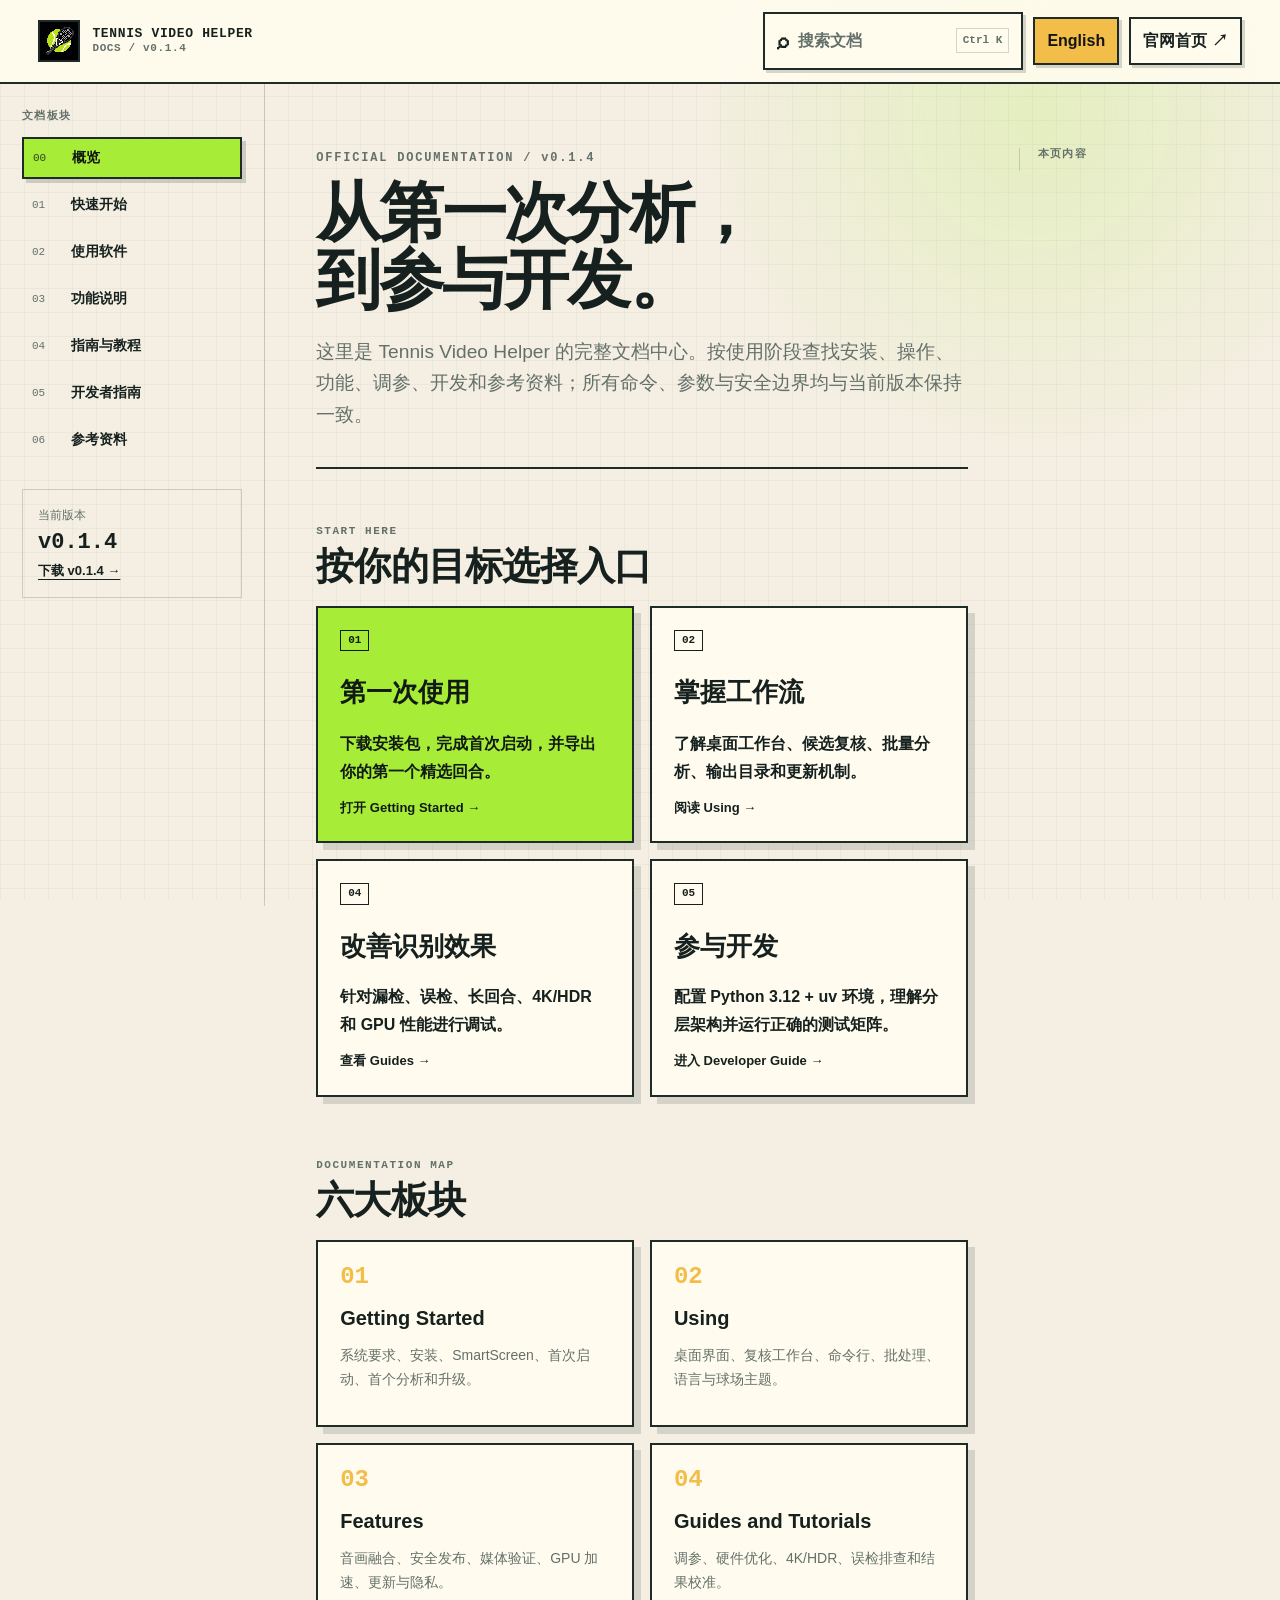
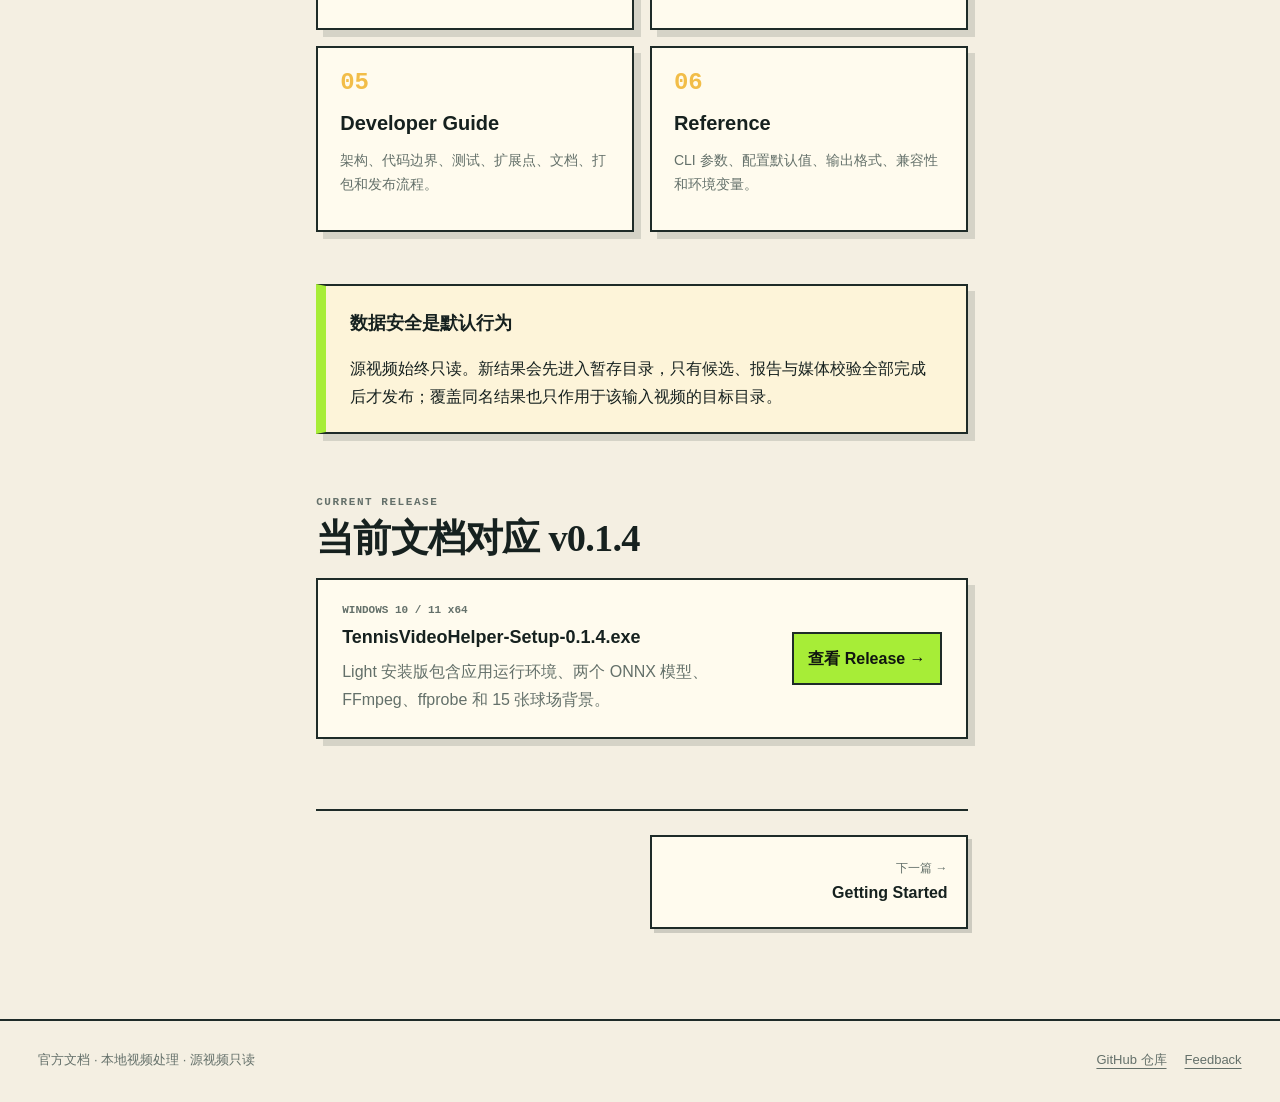
<file: docs/documentation/index.html>
<!doctype html>
<html lang="zh-CN" data-doc-page="home">
<head>
  <meta charset="utf-8">
  <meta name="viewport" content="width=device-width, initial-scale=1">
  <meta name="description" content="Tennis Video Helper 官方文档：安装、使用、功能、教程、开发指南与参考资料。">
  <meta name="color-scheme" content="light dark">
  <title>Tennis Video Helper Docs</title>
  <link rel="canonical" href="https://lijinzh.github.io/TennisVideoHelper/documentation/">
  <link rel="icon" type="image/png" href="../assets/images/tennis-video-helper/app-icon.png">
  <link rel="stylesheet" href="../pixel-preview.css?v=20260812-tennis">
  <link rel="stylesheet" href="docs.css?v=20260813-v1">
  <script src="docs-content.js?v=20260813-v1" defer></script>
  <script src="docs.js?v=20260813-v1" defer></script>
</head>
<body class="docs-site">
  <a class="docs-skip" href="#docs-main">跳到文档正文</a>
  <div data-doc-shell></div>
  <noscript><main class="docs-noscript"><h1>Tennis Video Helper Docs</h1><p>文档中心需要启用 JavaScript 才能呈现导航和中英文内容。</p></main></noscript>
</body>
</html>
</file>
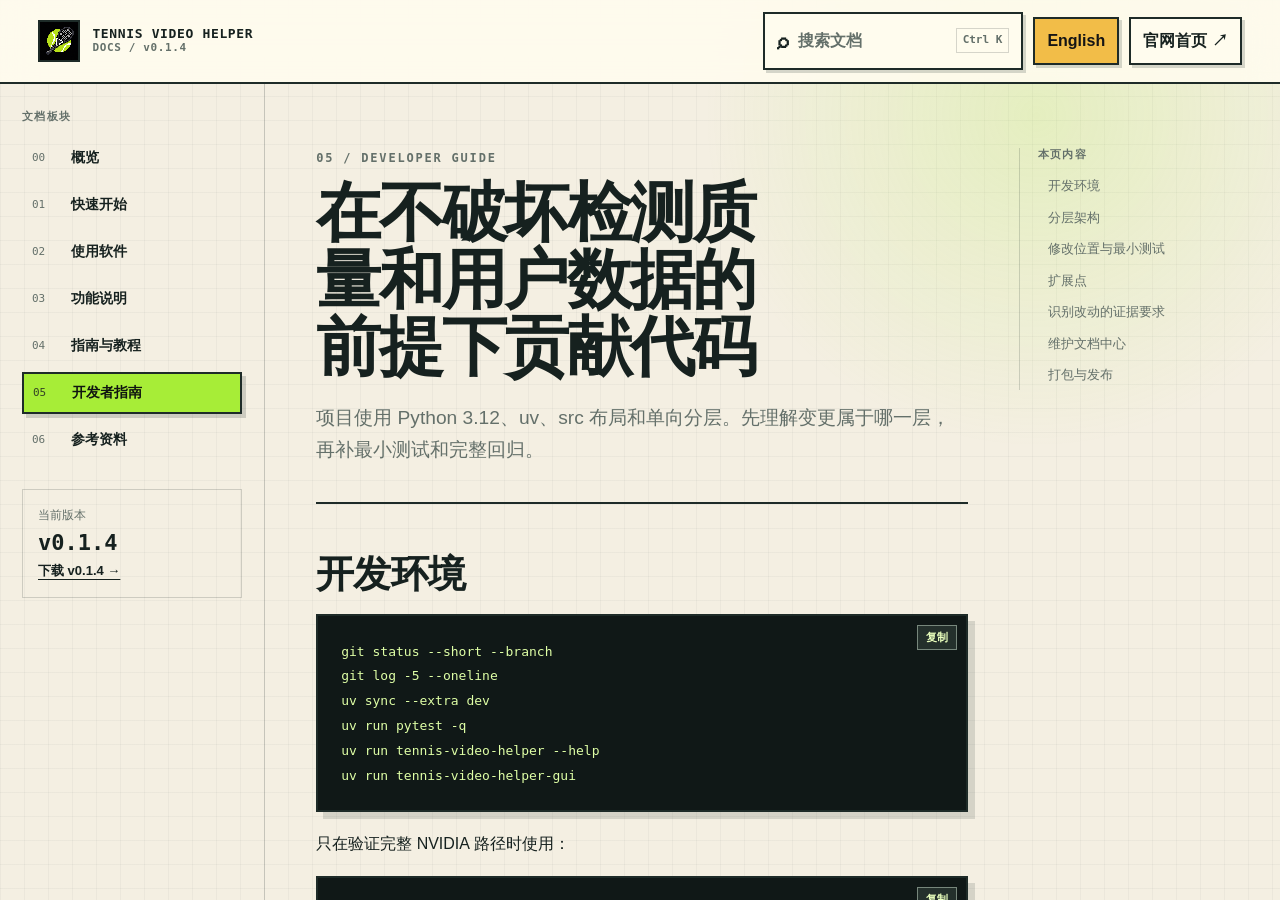
<file: docs/contributing.html>
<!doctype html>
<html lang="zh-CN">
<head><meta charset="utf-8"><meta name="viewport" content="width=device-width, initial-scale=1"><meta http-equiv="refresh" content="0; url=documentation/developer-guide.html"><title>Tennis Video Helper 贡献指南</title></head>
<body><p><a href="documentation/developer-guide.html">前往 Tennis Video Helper Developer Guide</a></p><p><a href="https://github.com/Lijinzh/TennisVideoHelper/blob/main/CONTRIBUTING.md">查看仓库 CONTRIBUTING.md</a></p></body>
</html>
</file>
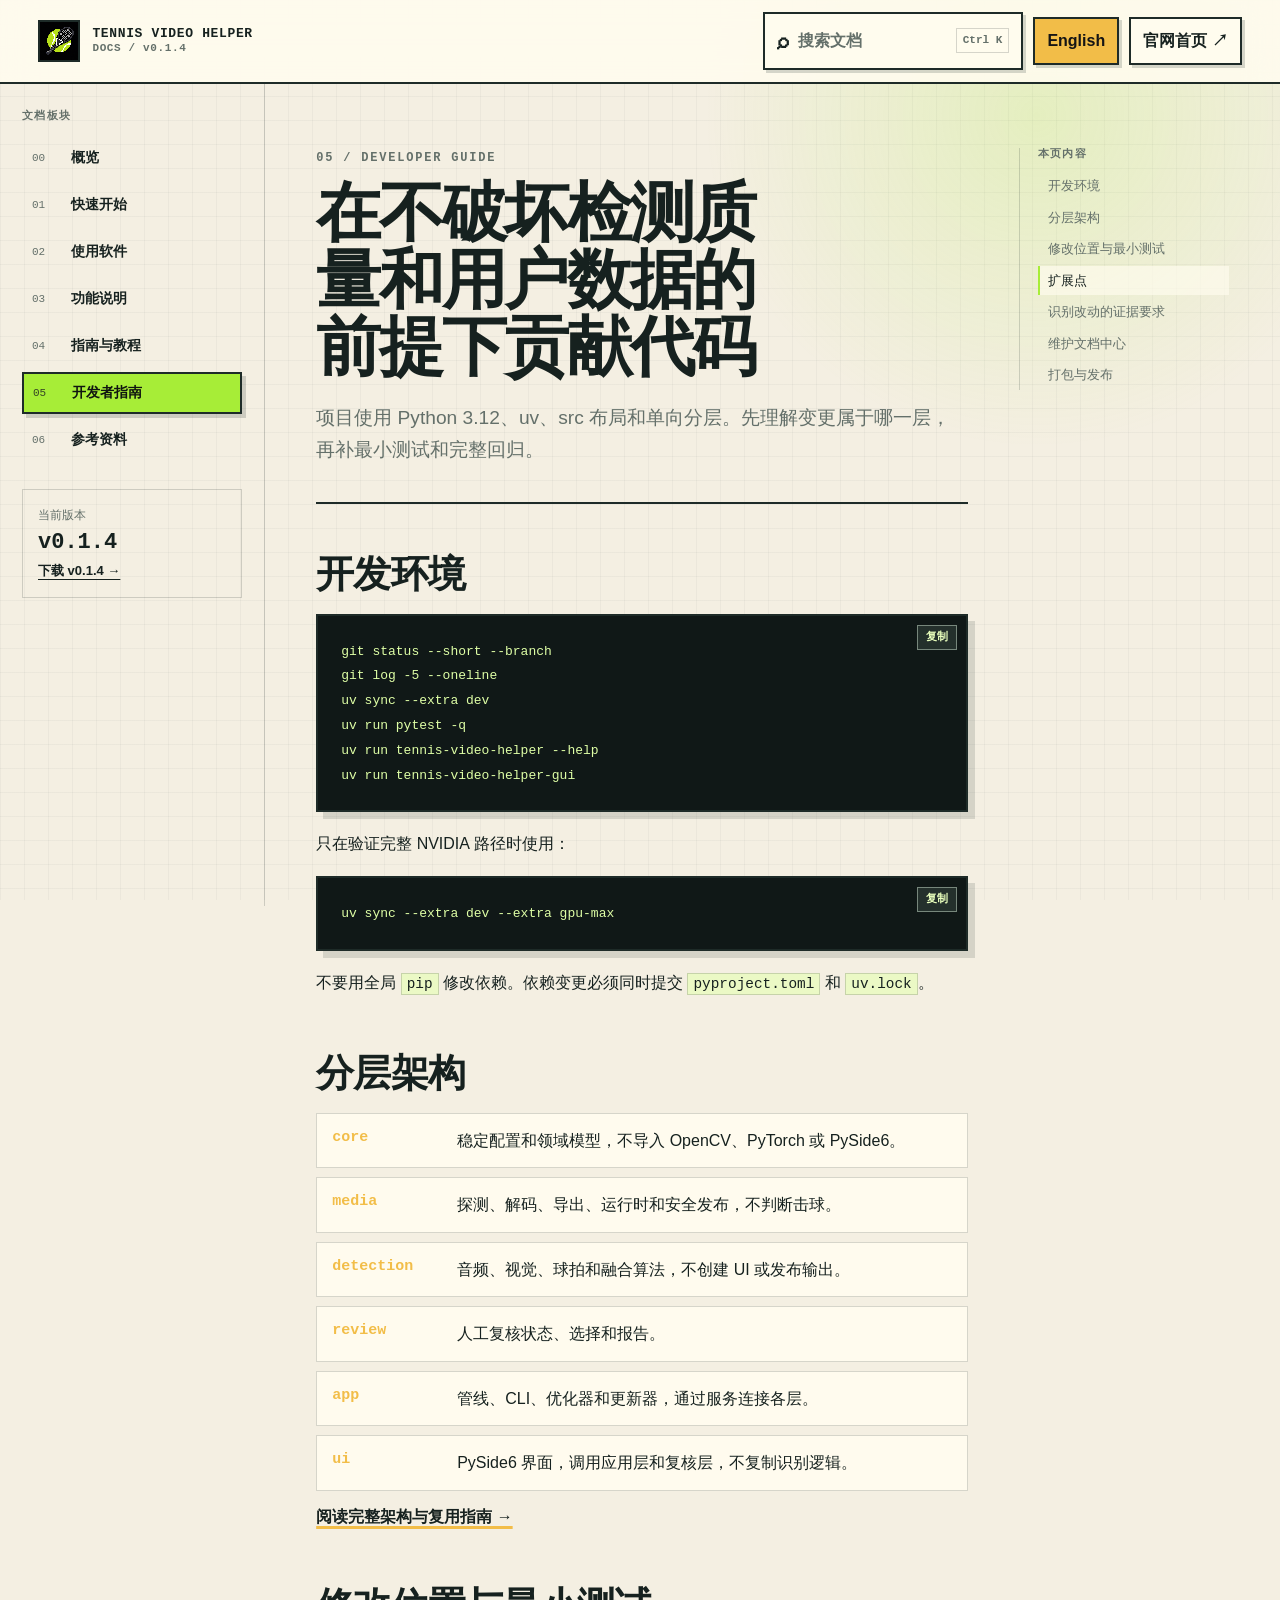
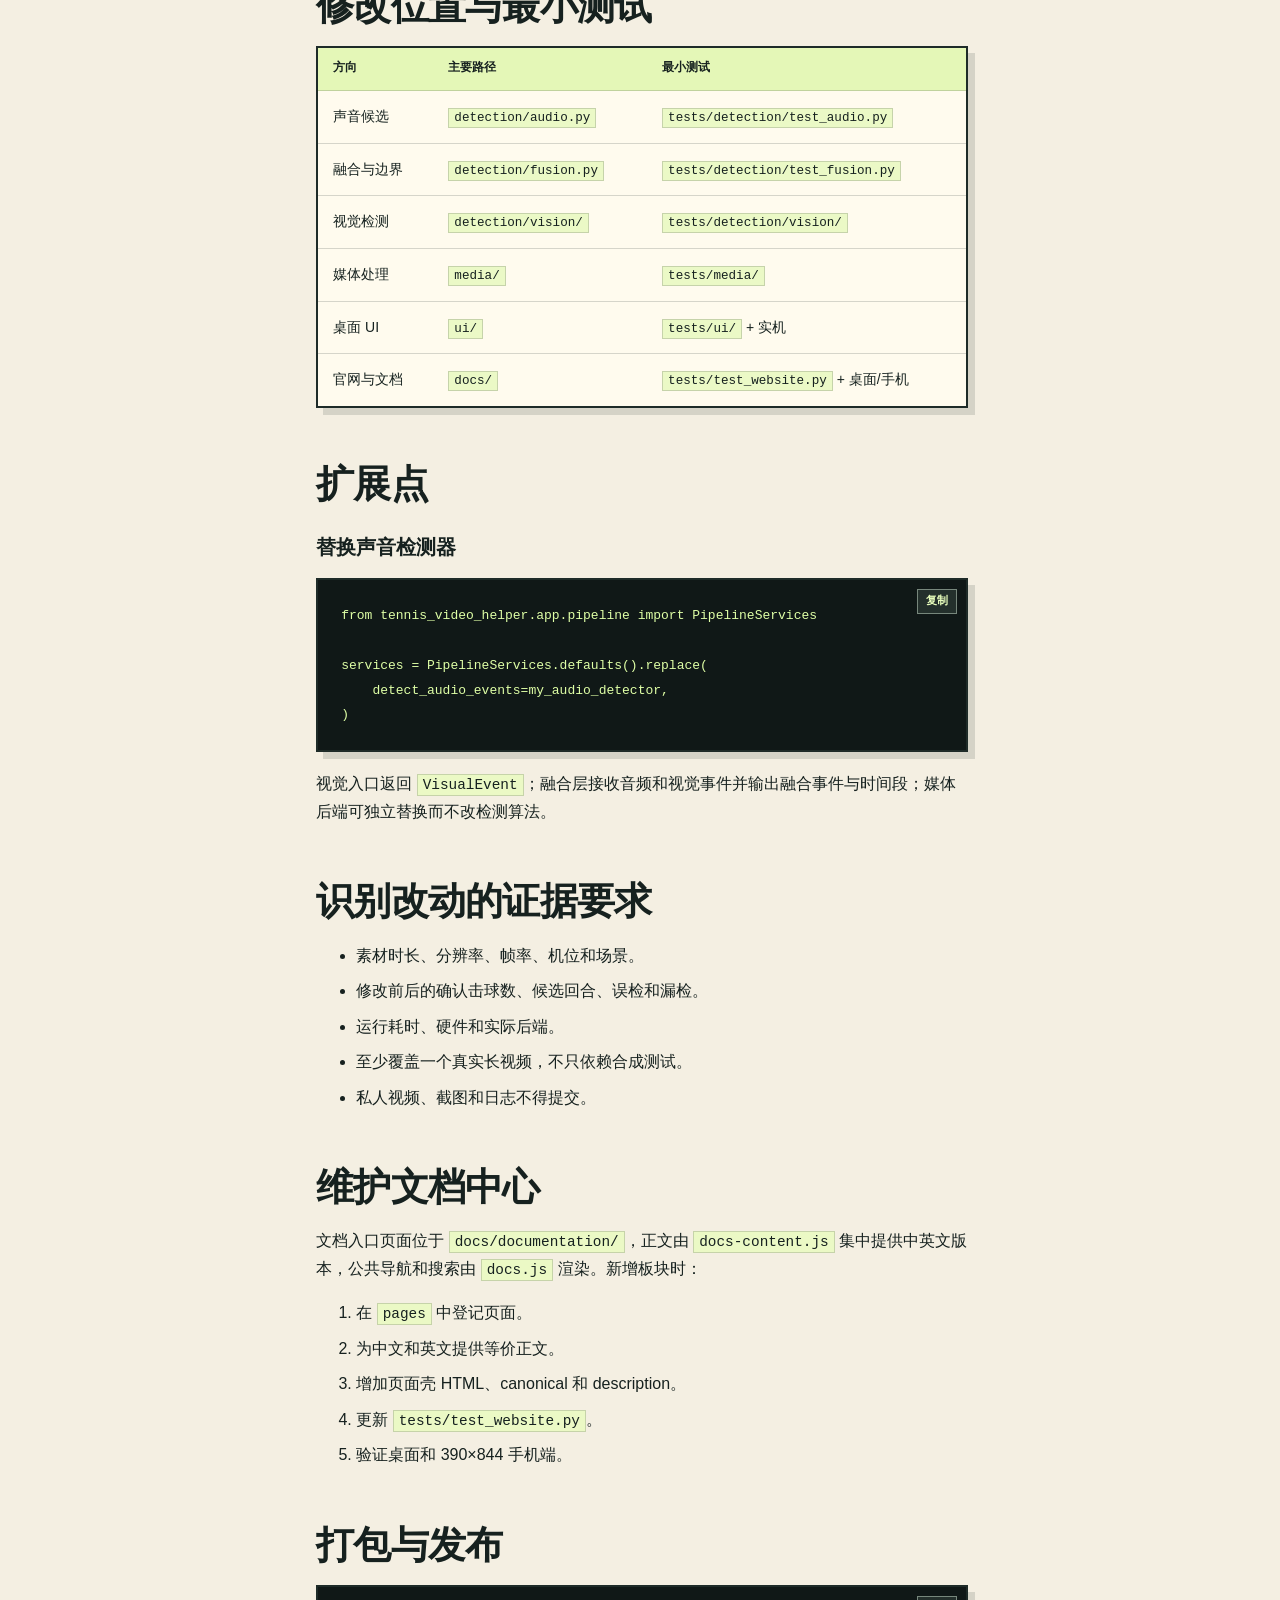
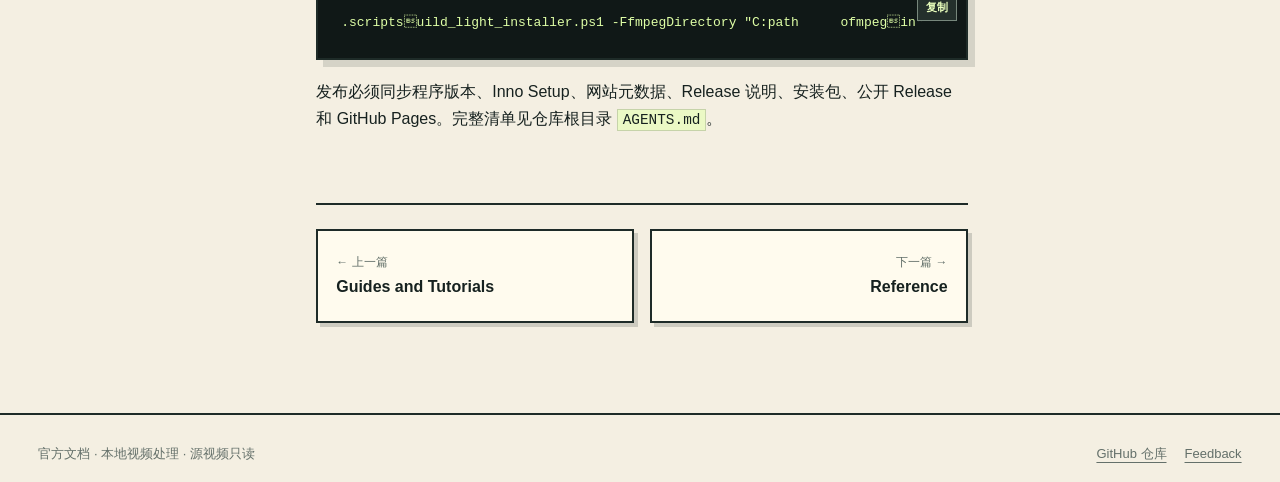
<file: docs/documentation/developer-guide.html>
<!doctype html>
<html lang="zh-CN" data-doc-page="developer-guide">
<head>
  <meta charset="utf-8"><meta name="viewport" content="width=device-width, initial-scale=1">
  <meta name="description" content="Tennis Video Helper 开发环境、架构、测试、扩展、文档和发布指南。">
  <meta name="color-scheme" content="light dark"><title>Developer Guide · Tennis Video Helper Docs</title>
  <link rel="canonical" href="https://lijinzh.github.io/TennisVideoHelper/documentation/developer-guide.html">
  <link rel="icon" type="image/png" href="../assets/images/tennis-video-helper/app-icon.png">
  <link rel="stylesheet" href="../pixel-preview.css?v=20260812-tennis"><link rel="stylesheet" href="docs.css?v=20260813-v1">
  <script src="docs-content.js?v=20260813-v1" defer></script><script src="docs.js?v=20260813-v1" defer></script>
</head>
<body class="docs-site"><a class="docs-skip" href="#docs-main">跳到文档正文</a><div data-doc-shell></div><noscript><main class="docs-noscript"><h1>Developer Guide</h1><p>请启用 JavaScript 查看完整文档。</p></main></noscript></body>
</html>
</file>
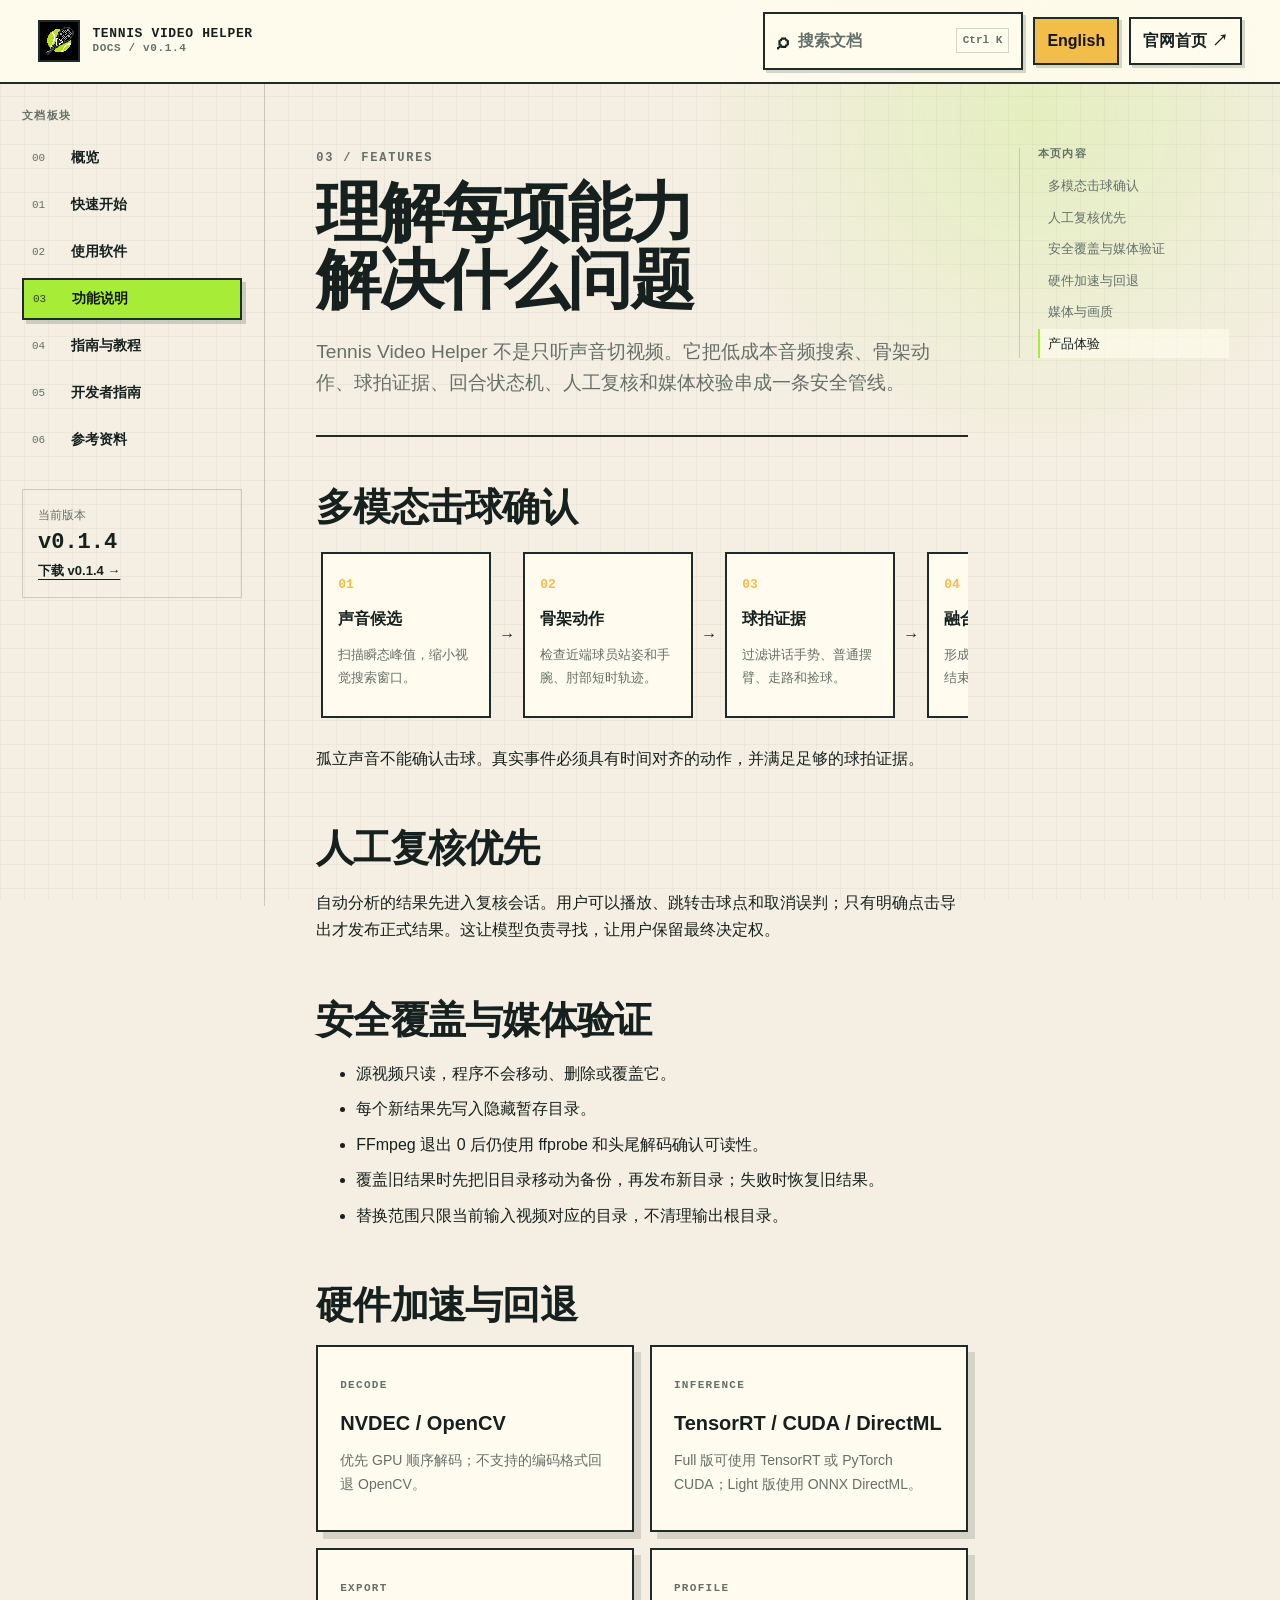
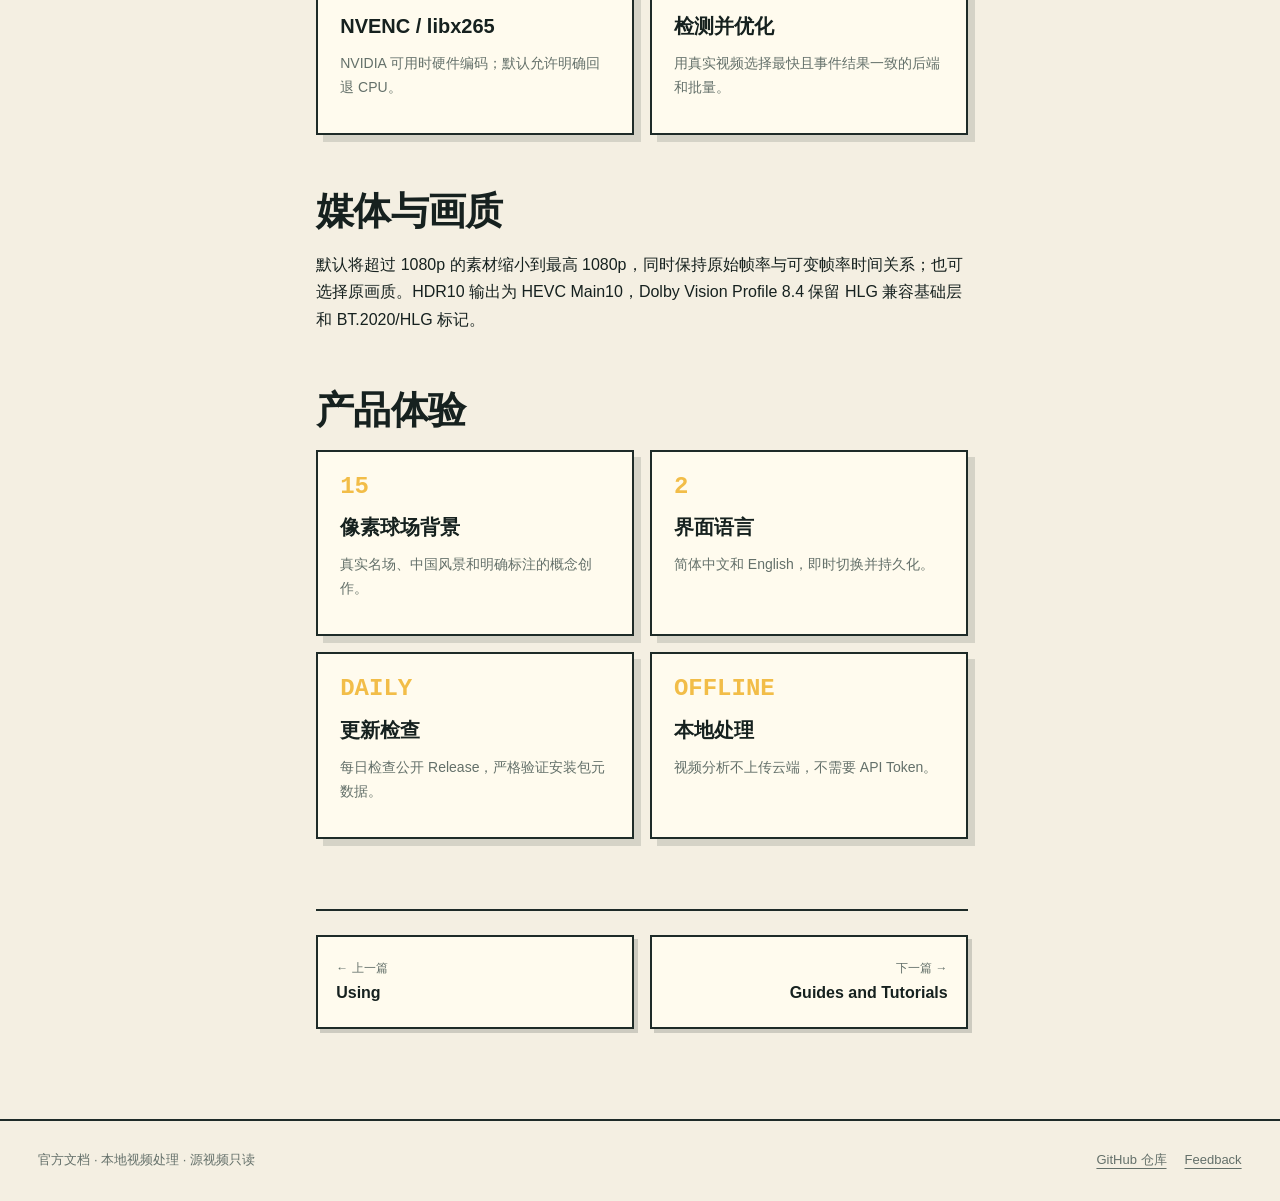
<file: docs/documentation/features.html>
<!doctype html>
<html lang="zh-CN" data-doc-page="features">
<head>
  <meta charset="utf-8"><meta name="viewport" content="width=device-width, initial-scale=1">
  <meta name="description" content="了解 Tennis Video Helper 的音画融合、人工复核、安全发布、GPU 加速、球场主题与更新功能。">
  <meta name="color-scheme" content="light dark"><title>Features · Tennis Video Helper Docs</title>
  <link rel="canonical" href="https://lijinzh.github.io/TennisVideoHelper/documentation/features.html">
  <link rel="icon" type="image/png" href="../assets/images/tennis-video-helper/app-icon.png">
  <link rel="stylesheet" href="../pixel-preview.css?v=20260812-tennis"><link rel="stylesheet" href="docs.css?v=20260813-v1">
  <script src="docs-content.js?v=20260813-v1" defer></script><script src="docs.js?v=20260813-v1" defer></script>
</head>
<body class="docs-site"><a class="docs-skip" href="#docs-main">跳到文档正文</a><div data-doc-shell></div><noscript><main class="docs-noscript"><h1>Features</h1><p>请启用 JavaScript 查看完整文档。</p></main></noscript></body>
</html>
</file>
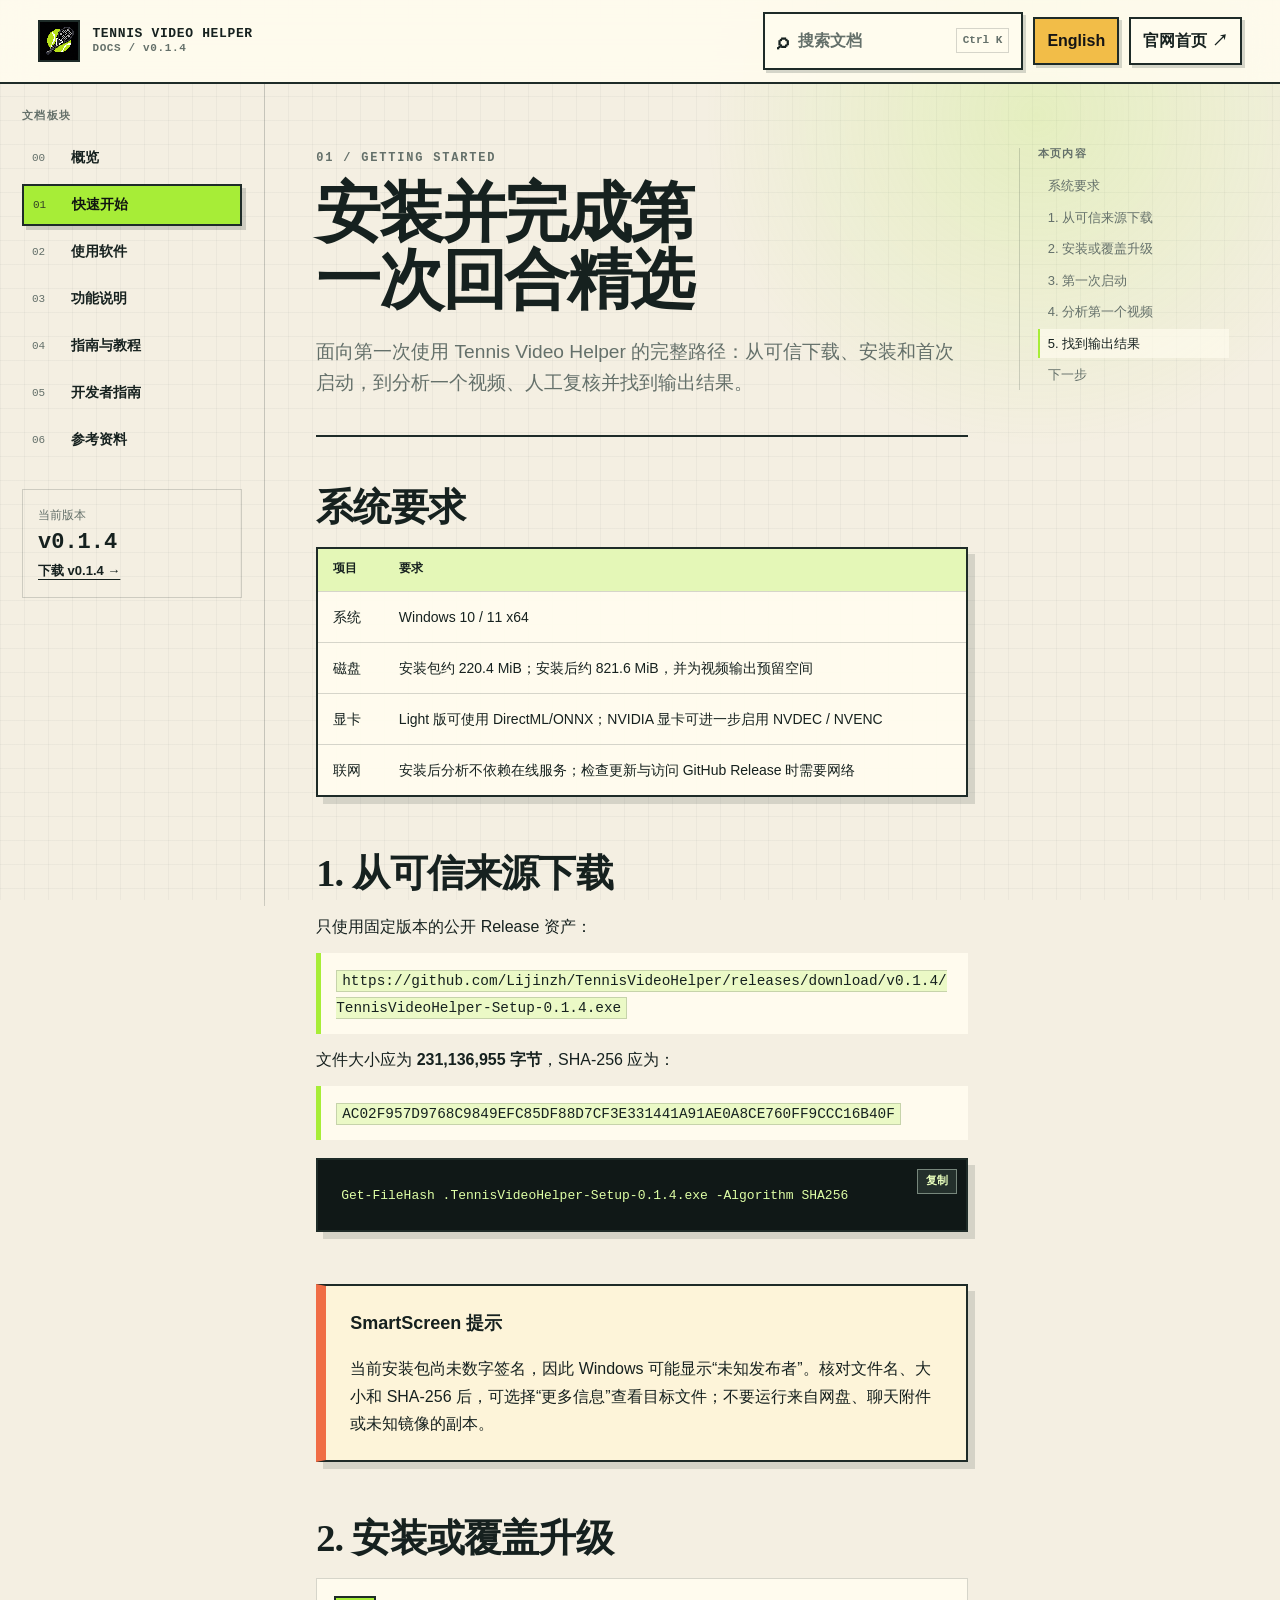
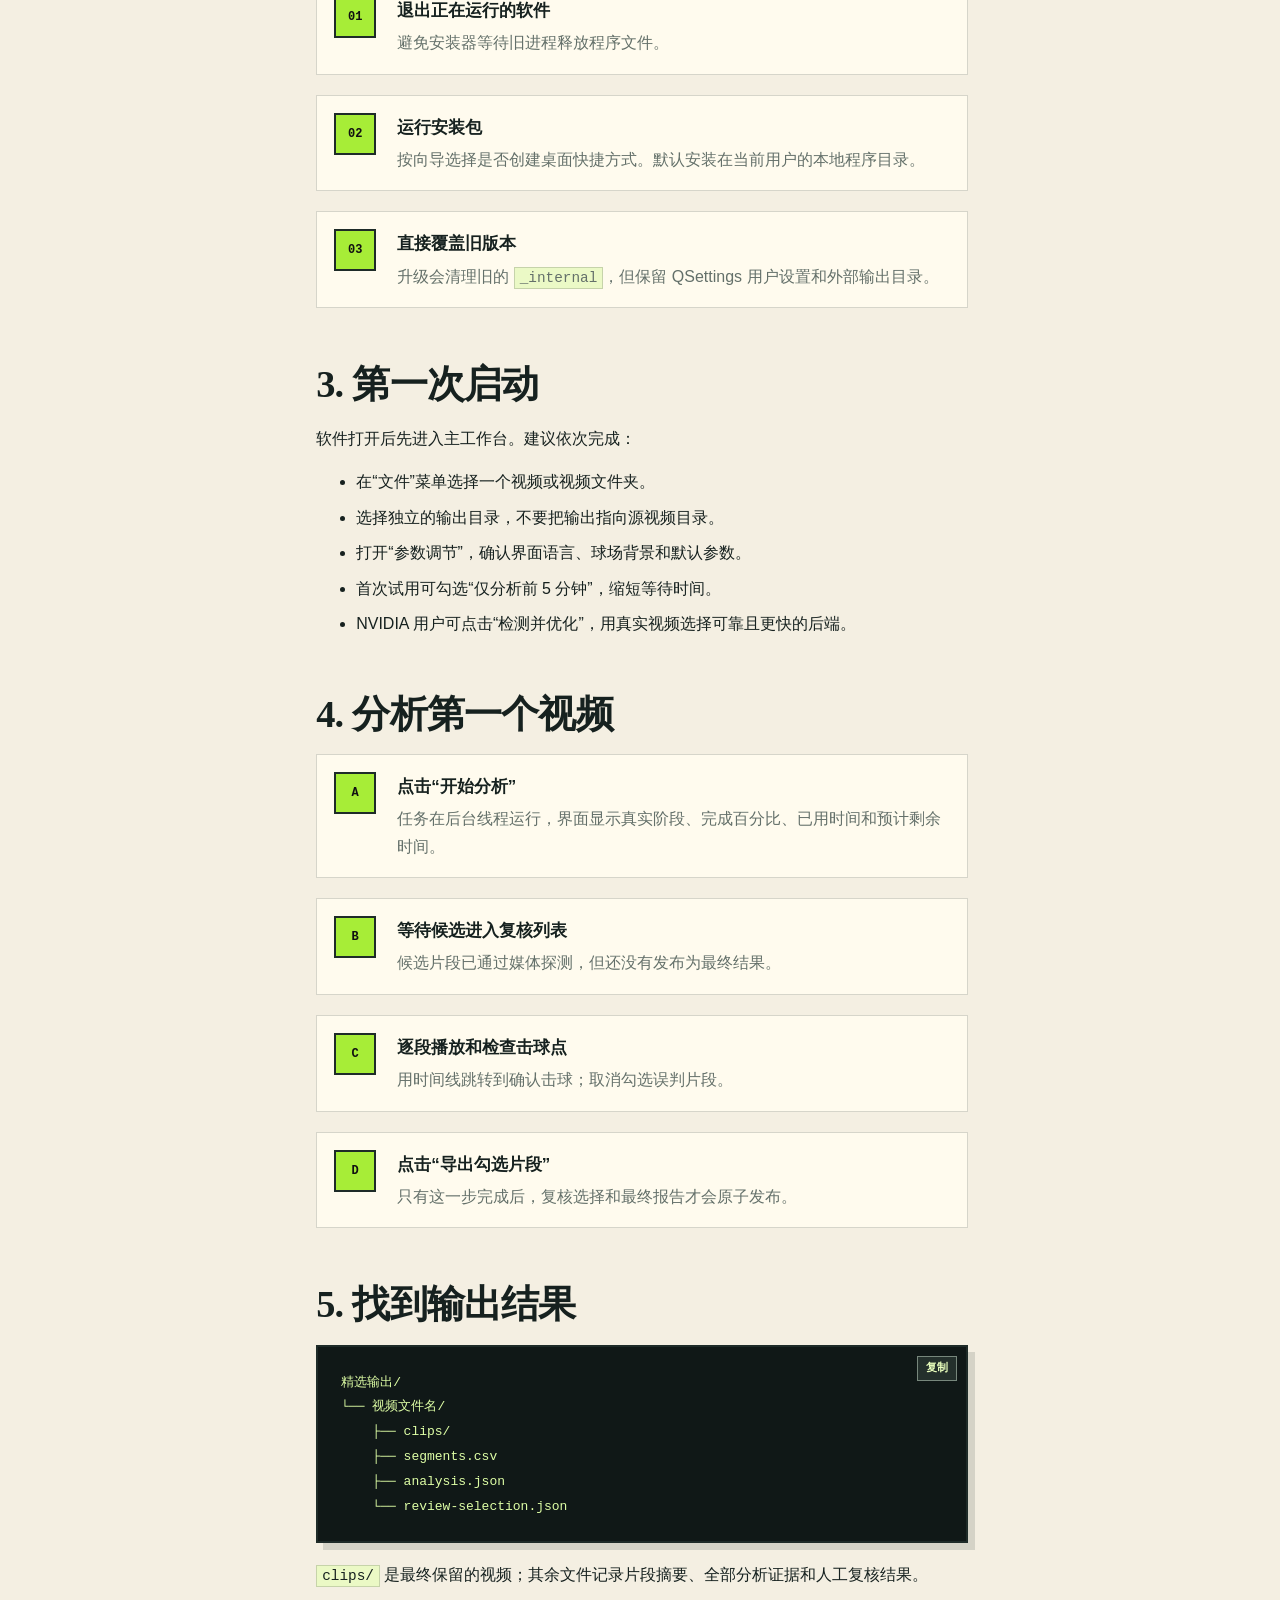
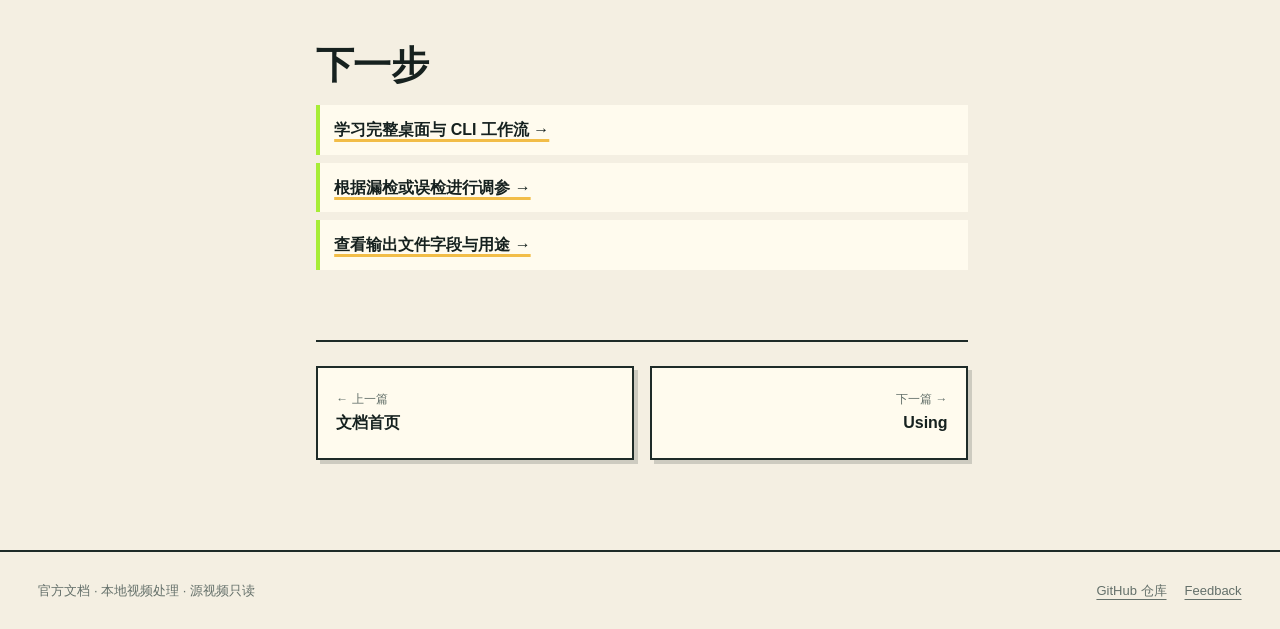
<file: docs/documentation/getting-started.html>
<!doctype html>
<html lang="zh-CN" data-doc-page="getting-started">
<head>
  <meta charset="utf-8"><meta name="viewport" content="width=device-width, initial-scale=1">
  <meta name="description" content="安装 Tennis Video Helper，完成首次启动、首个视频分析和结果检查。">
  <meta name="color-scheme" content="light dark"><title>Getting Started · Tennis Video Helper Docs</title>
  <link rel="canonical" href="https://lijinzh.github.io/TennisVideoHelper/documentation/getting-started.html">
  <link rel="icon" type="image/png" href="../assets/images/tennis-video-helper/app-icon.png">
  <link rel="stylesheet" href="../pixel-preview.css?v=20260812-tennis"><link rel="stylesheet" href="docs.css?v=20260813-v1">
  <script src="docs-content.js?v=20260813-v1" defer></script><script src="docs.js?v=20260813-v1" defer></script>
</head>
<body class="docs-site"><a class="docs-skip" href="#docs-main">跳到文档正文</a><div data-doc-shell></div><noscript><main class="docs-noscript"><h1>Getting Started</h1><p>请启用 JavaScript 查看完整文档。</p></main></noscript></body>
</html>
</file>
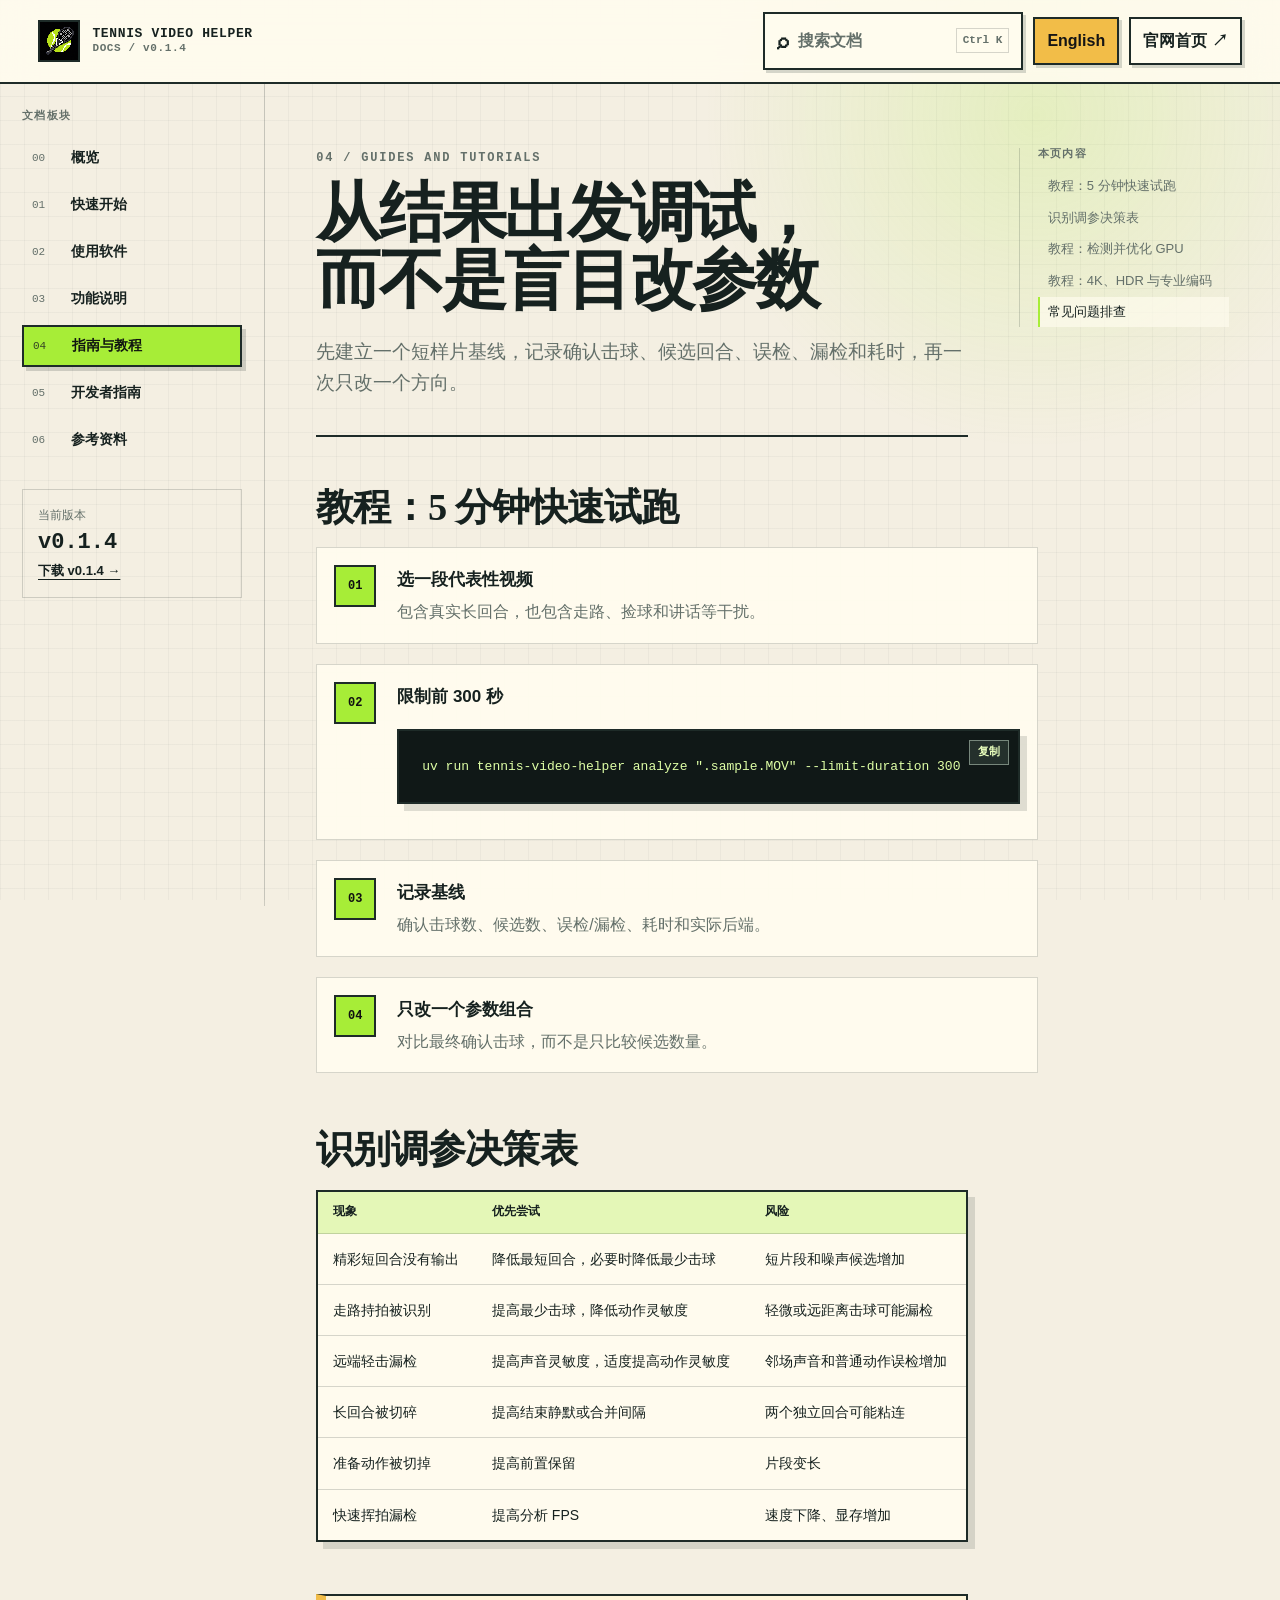
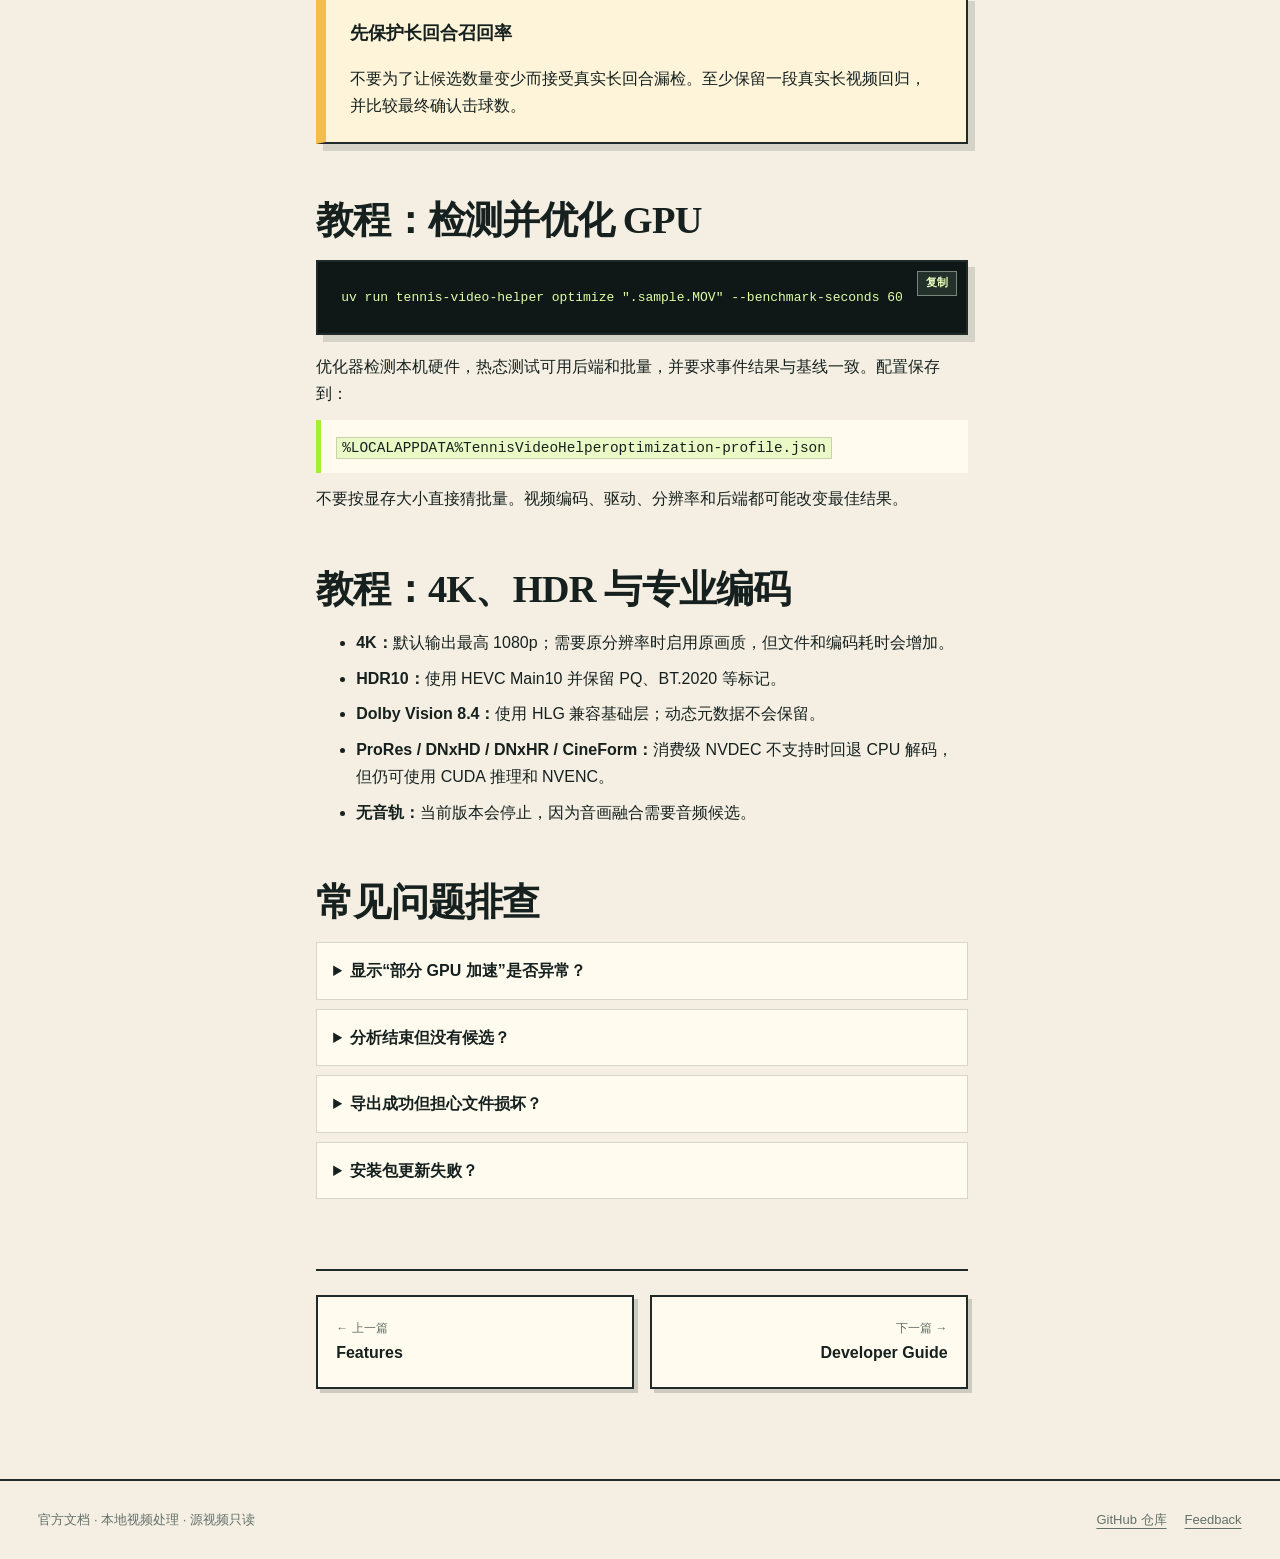
<file: docs/documentation/guides.html>
<!doctype html>
<html lang="zh-CN" data-doc-page="guides">
<head>
  <meta charset="utf-8"><meta name="viewport" content="width=device-width, initial-scale=1">
  <meta name="description" content="Tennis Video Helper 调参、GPU 优化、4K/HDR 素材和问题排查教程。">
  <meta name="color-scheme" content="light dark"><title>Guides and Tutorials · Tennis Video Helper Docs</title>
  <link rel="canonical" href="https://lijinzh.github.io/TennisVideoHelper/documentation/guides.html">
  <link rel="icon" type="image/png" href="../assets/images/tennis-video-helper/app-icon.png">
  <link rel="stylesheet" href="../pixel-preview.css?v=20260812-tennis"><link rel="stylesheet" href="docs.css?v=20260813-v1">
  <script src="docs-content.js?v=20260813-v1" defer></script><script src="docs.js?v=20260813-v1" defer></script>
</head>
<body class="docs-site"><a class="docs-skip" href="#docs-main">跳到文档正文</a><div data-doc-shell></div><noscript><main class="docs-noscript"><h1>Guides and Tutorials</h1><p>请启用 JavaScript 查看完整文档。</p></main></noscript></body>
</html>
</file>
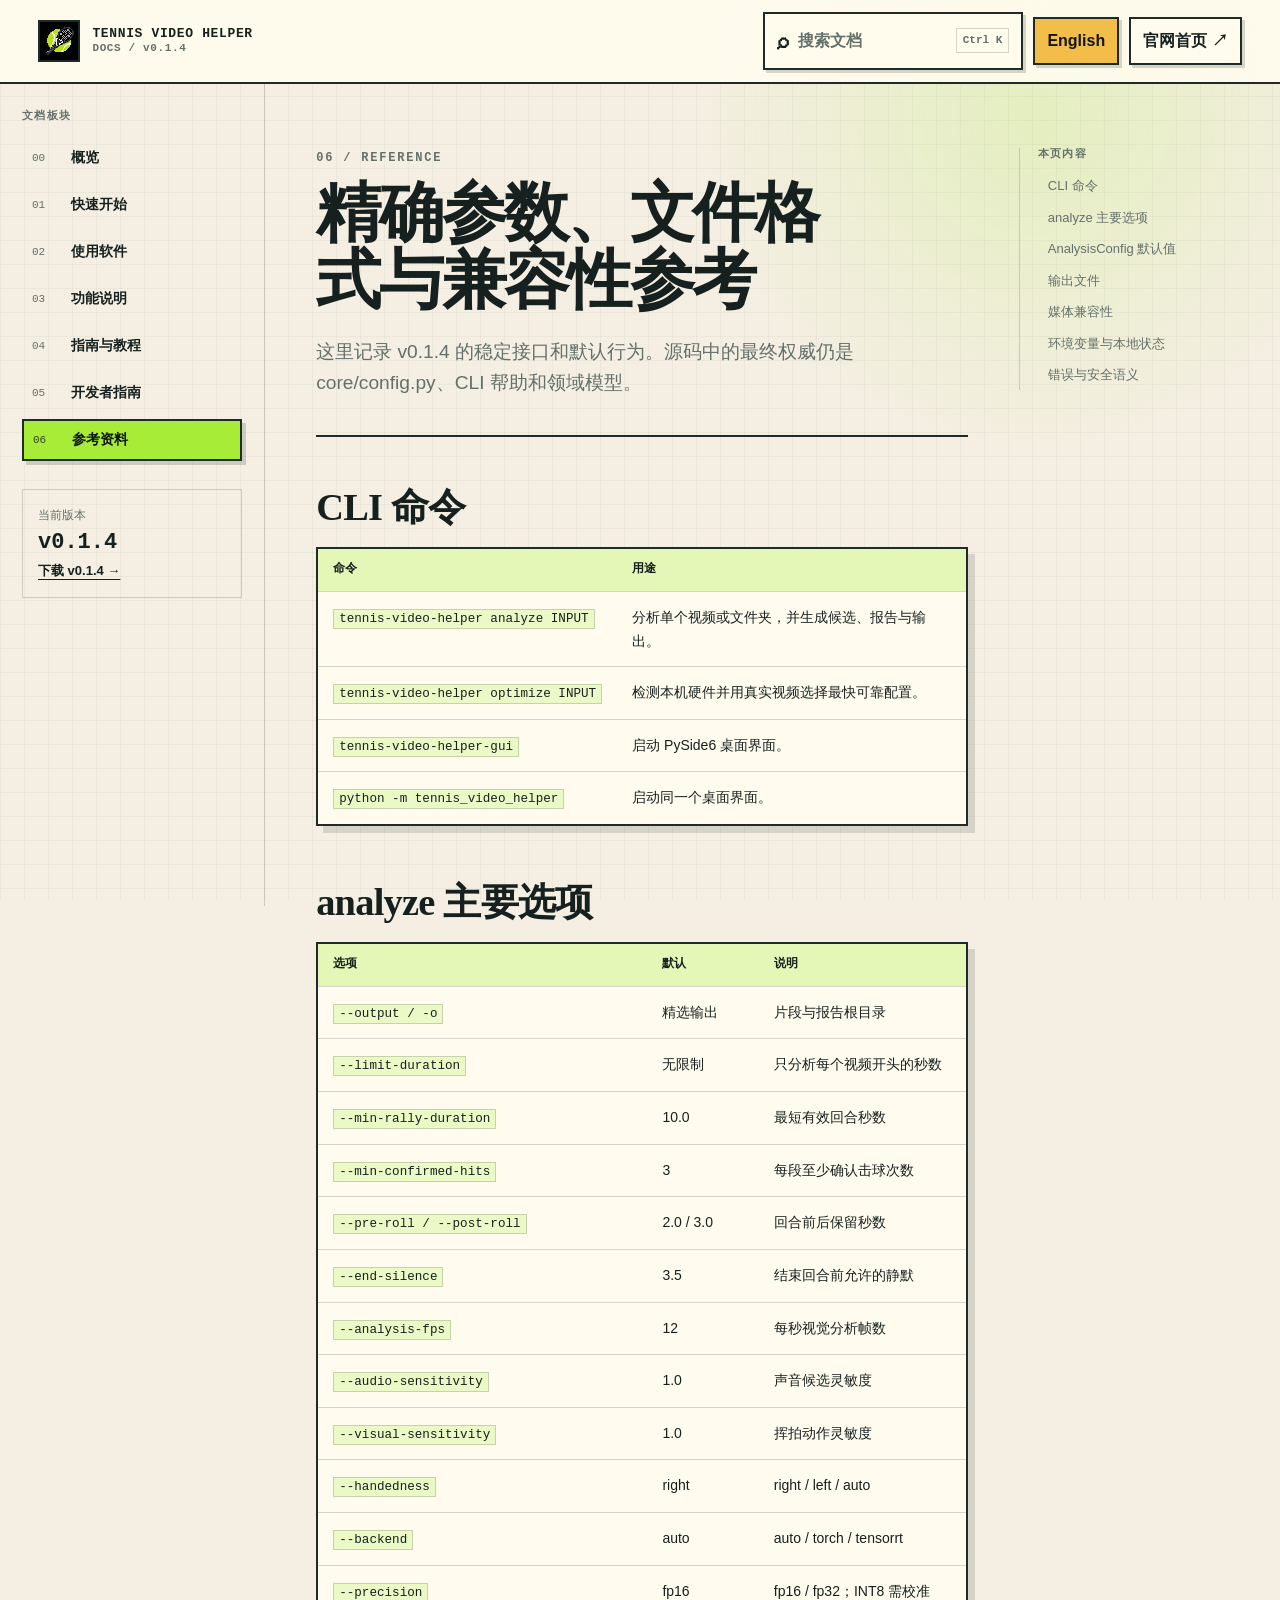
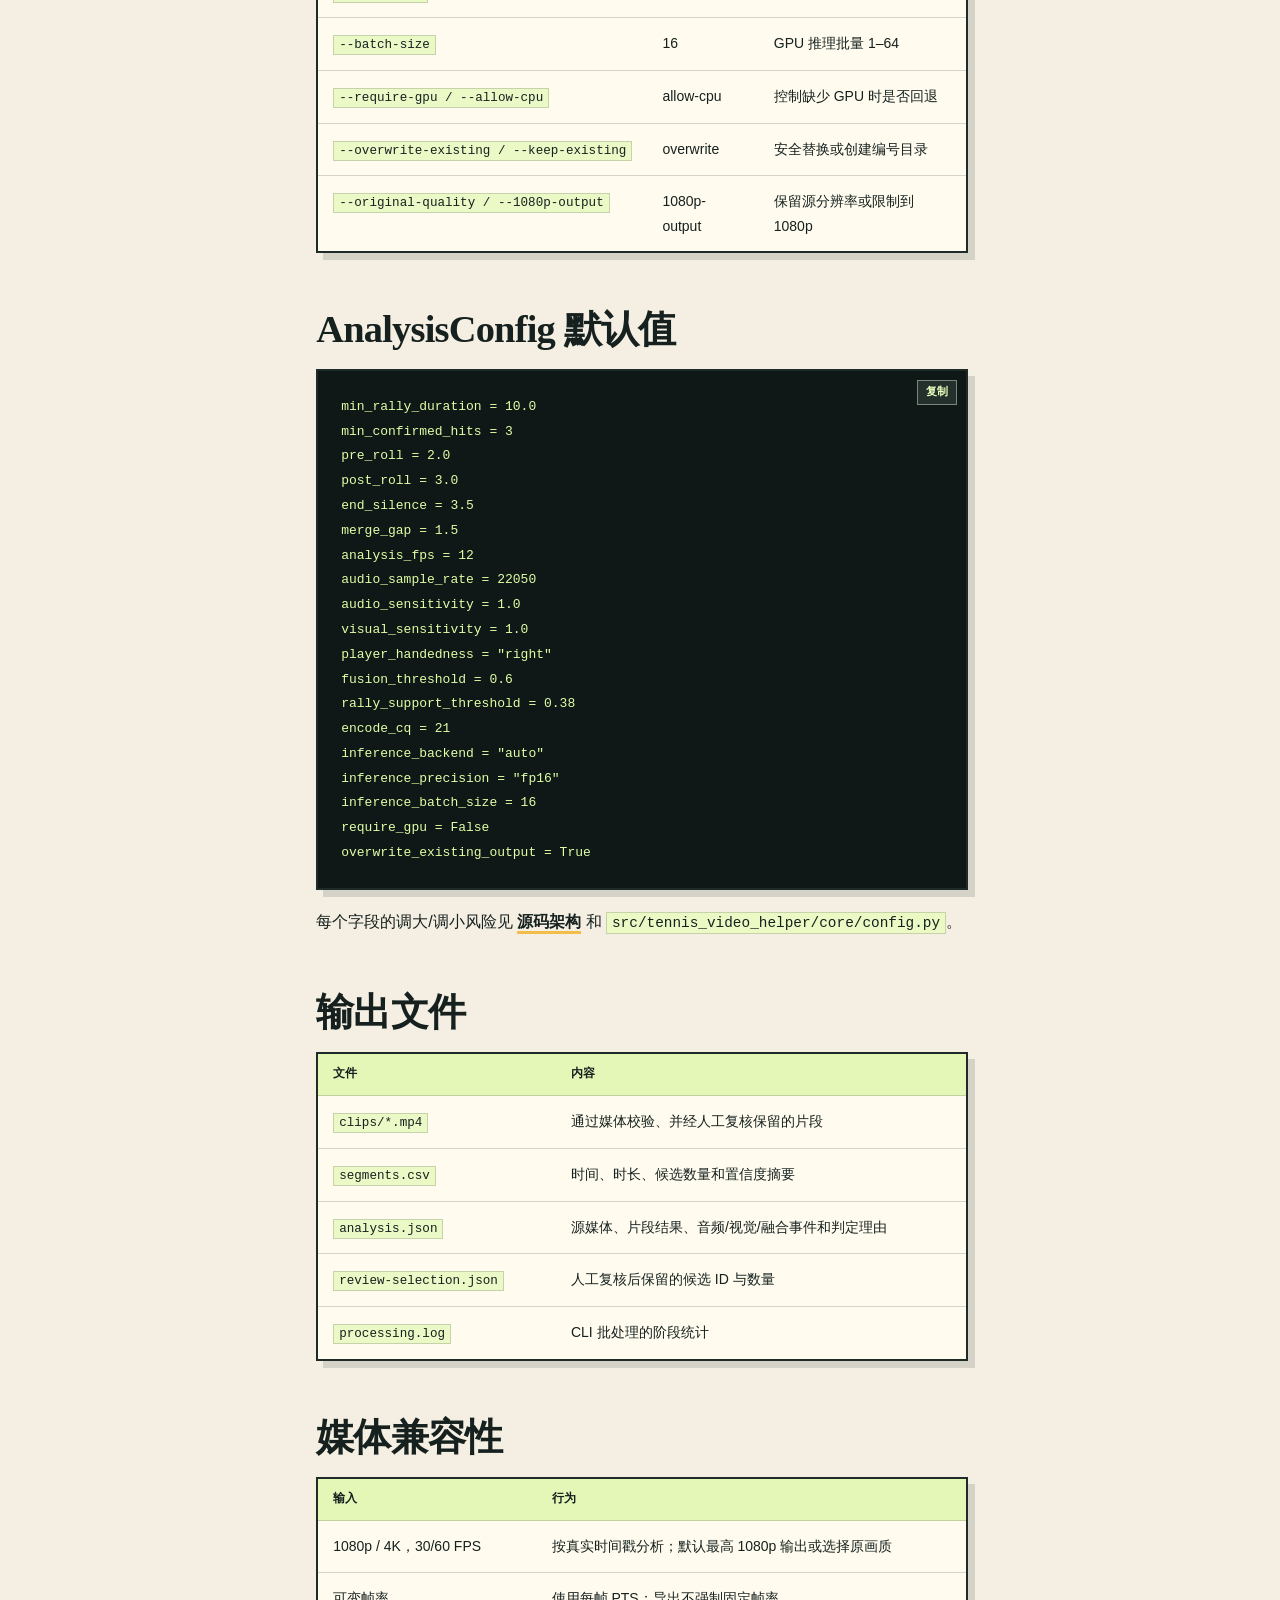
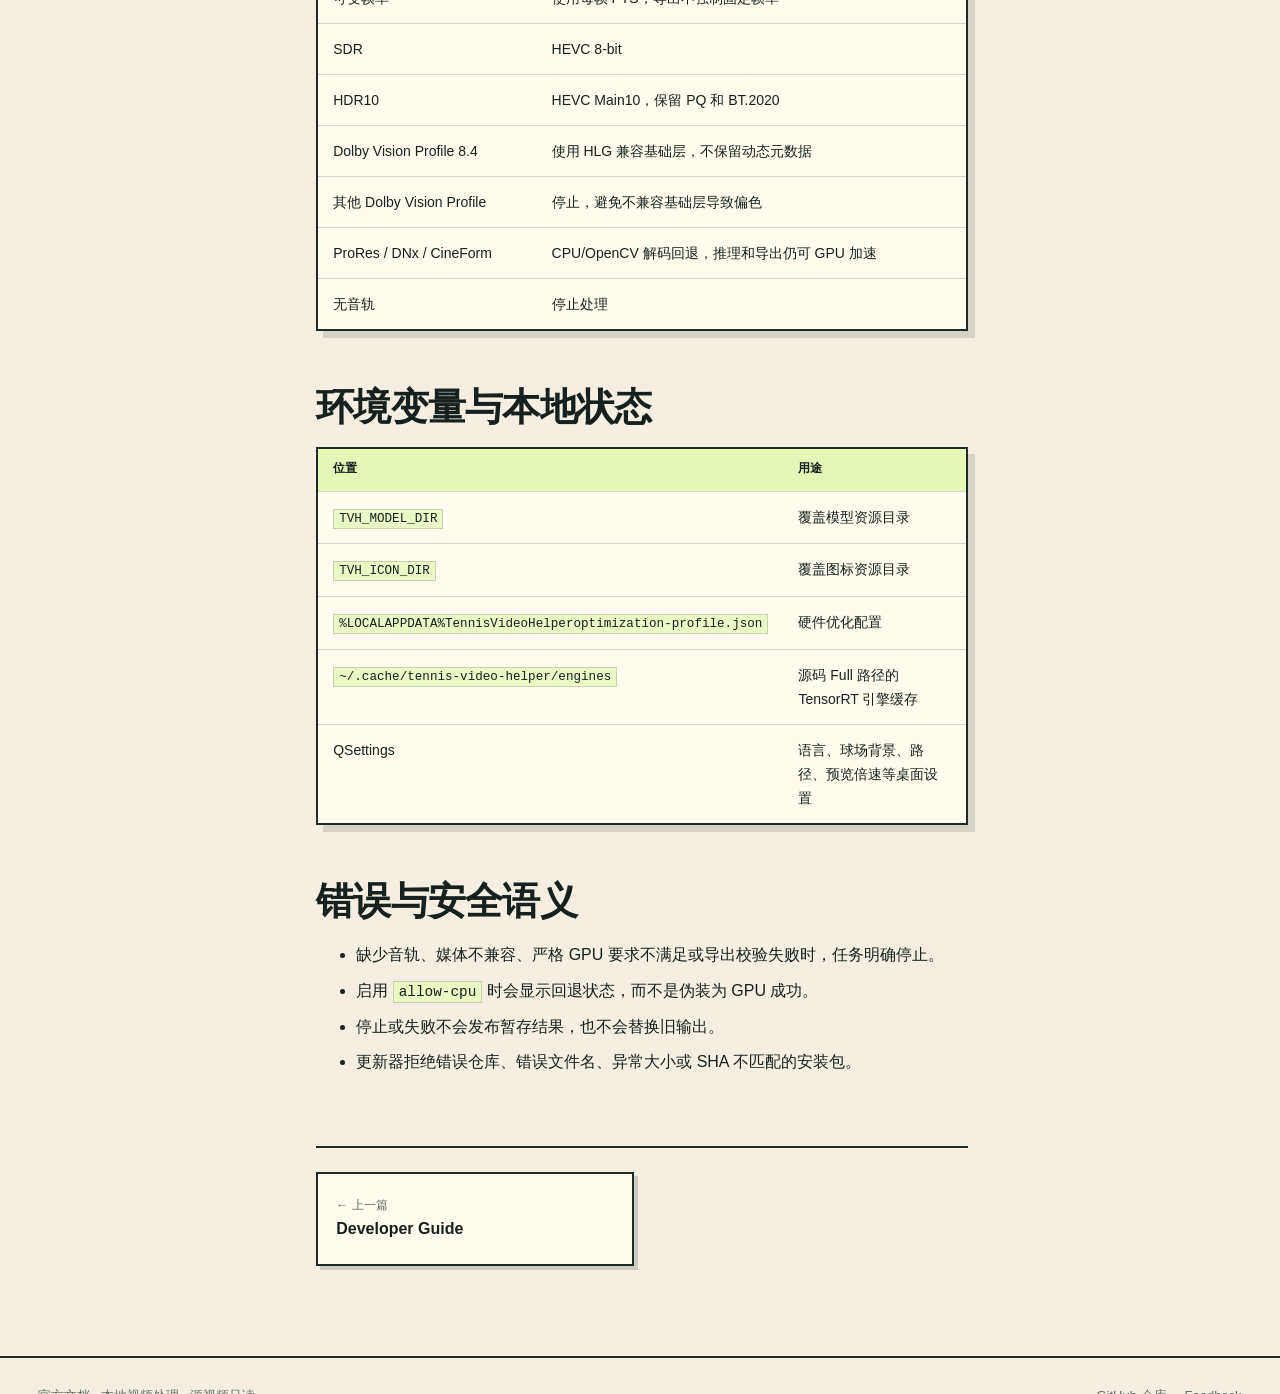
<file: docs/documentation/reference.html>
<!doctype html>
<html lang="zh-CN" data-doc-page="reference">
<head>
  <meta charset="utf-8"><meta name="viewport" content="width=device-width, initial-scale=1">
  <meta name="description" content="Tennis Video Helper CLI、配置参数、输出文件、媒体兼容性、环境变量与错误参考。">
  <meta name="color-scheme" content="light dark"><title>Reference · Tennis Video Helper Docs</title>
  <link rel="canonical" href="https://lijinzh.github.io/TennisVideoHelper/documentation/reference.html">
  <link rel="icon" type="image/png" href="../assets/images/tennis-video-helper/app-icon.png">
  <link rel="stylesheet" href="../pixel-preview.css?v=20260812-tennis"><link rel="stylesheet" href="docs.css?v=20260813-v1">
  <script src="docs-content.js?v=20260813-v1" defer></script><script src="docs.js?v=20260813-v1" defer></script>
</head>
<body class="docs-site"><a class="docs-skip" href="#docs-main">跳到文档正文</a><div data-doc-shell></div><noscript><main class="docs-noscript"><h1>Reference</h1><p>请启用 JavaScript 查看完整文档。</p></main></noscript></body>
</html>
</file>
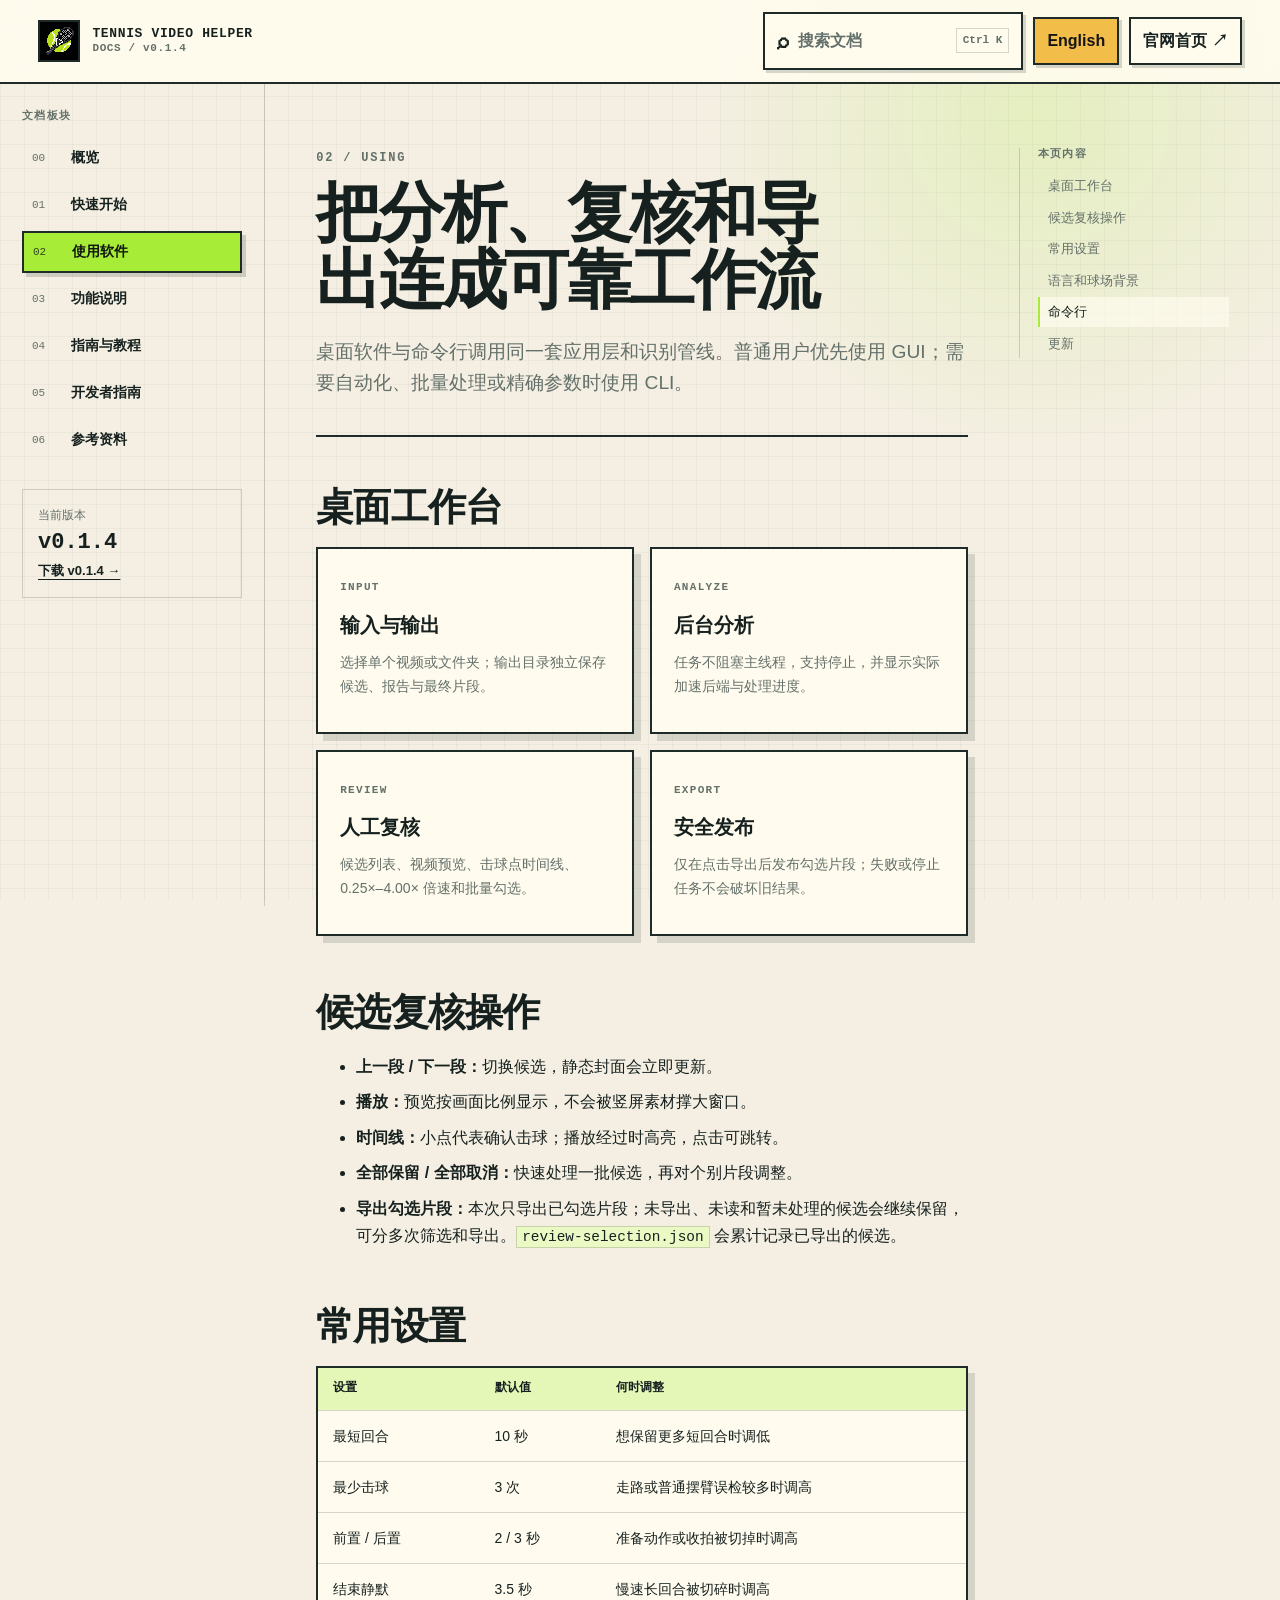
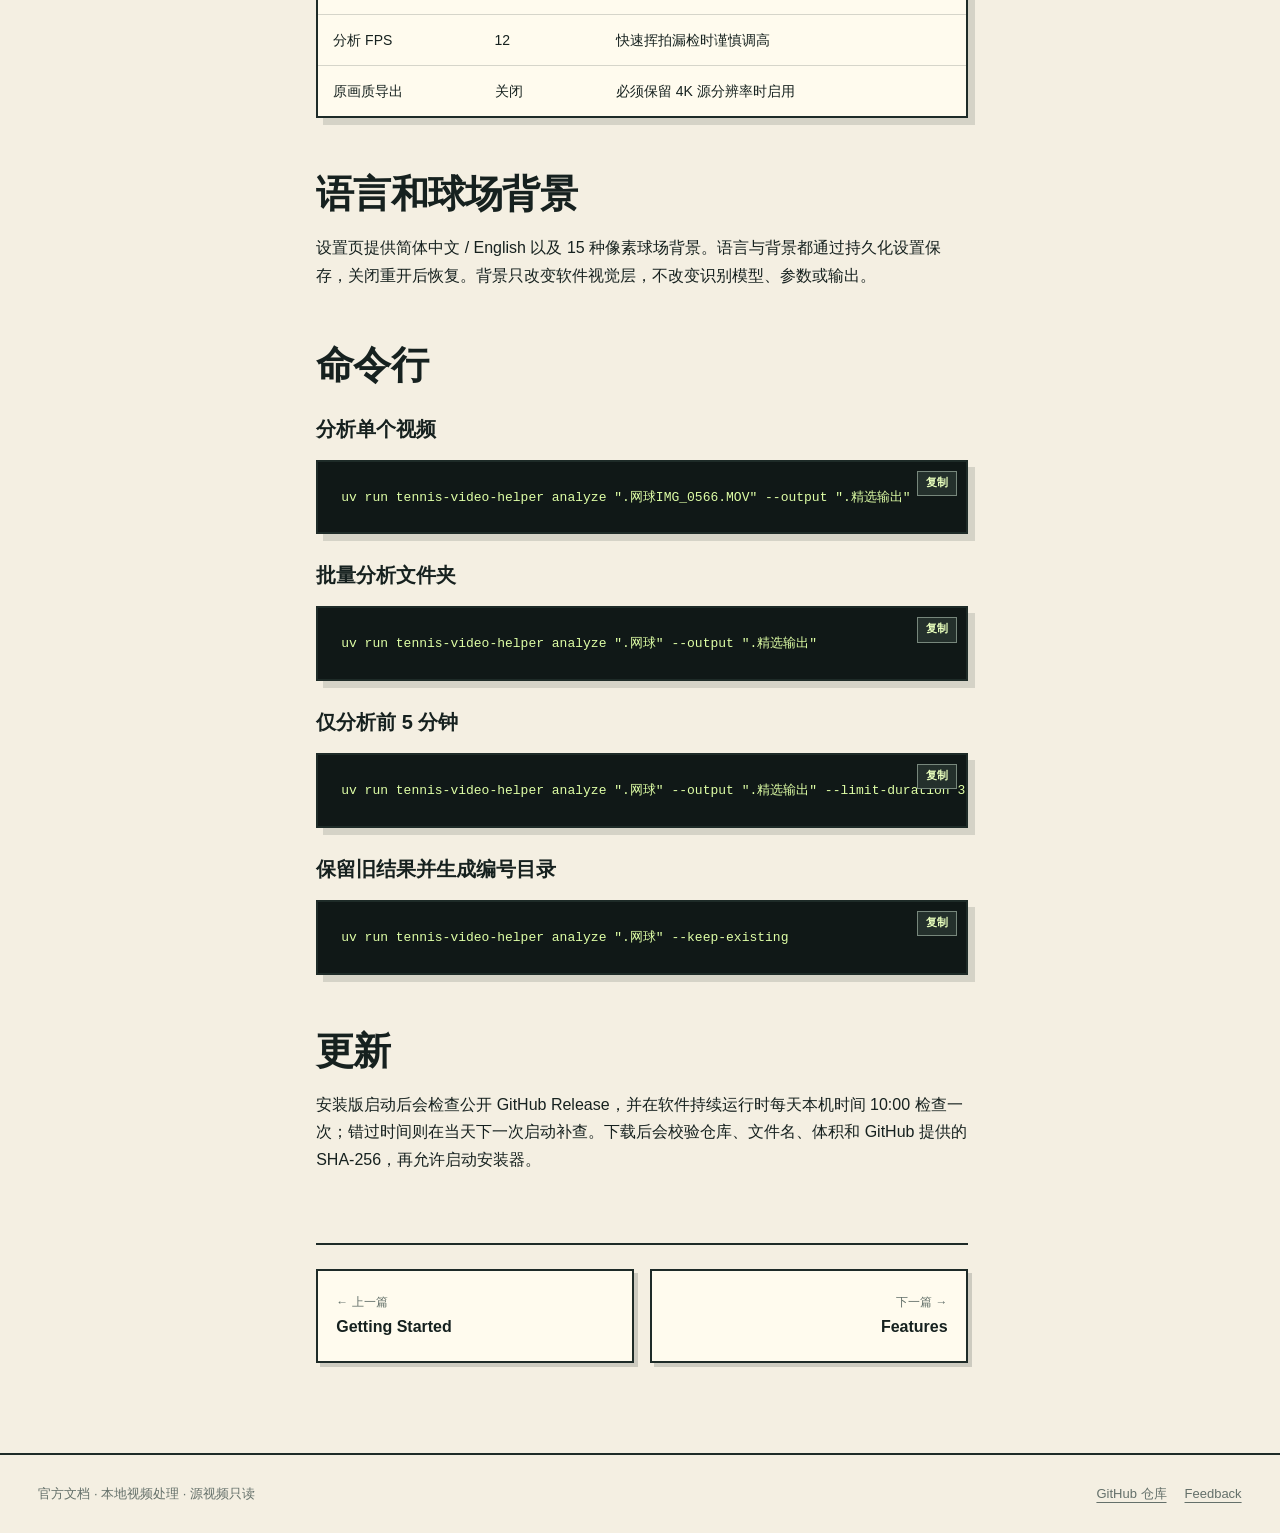
<file: docs/documentation/using.html>
<!doctype html>
<html lang="zh-CN" data-doc-page="using">
<head>
  <meta charset="utf-8"><meta name="viewport" content="width=device-width, initial-scale=1">
  <meta name="description" content="Tennis Video Helper 桌面软件、复核工作台、批处理与命令行使用说明。">
  <meta name="color-scheme" content="light dark"><title>Using · Tennis Video Helper Docs</title>
  <link rel="canonical" href="https://lijinzh.github.io/TennisVideoHelper/documentation/using.html">
  <link rel="icon" type="image/png" href="../assets/images/tennis-video-helper/app-icon.png">
  <link rel="stylesheet" href="../pixel-preview.css?v=20260812-tennis"><link rel="stylesheet" href="docs.css?v=20260813-v1">
  <script src="docs-content.js?v=20260813-v1" defer></script><script src="docs.js?v=20260813-v1" defer></script>
</head>
<body class="docs-site"><a class="docs-skip" href="#docs-main">跳到文档正文</a><div data-doc-shell></div><noscript><main class="docs-noscript"><h1>Using</h1><p>请启用 JavaScript 查看完整文档。</p></main></noscript></body>
</html>
</file>
<file: docs/pixel-preview.css>
:root {
  --paper: #f4ead4;
  --paper-light: #fff8e8;
  --ink: #292756;
  --ink-2: #47447f;
  --muted: #77728d;
  --mint: #73cfc0;
  --mint-light: #c8eee3;
  --orange: #ed7a3a;
  --orange-light: #ffc878;
  --line: rgba(41, 39, 86, 0.22);
  --shadow: #1d1b45;
  --max: 1240px;
  --display-serif: Georgia, "Times New Roman", "Songti SC", STSong, SimSun, serif;
  --ui-sans: "Microsoft YaHei", "PingFang SC", system-ui, sans-serif;
}

* { box-sizing: border-box; }
html { overflow-x: clip; scroll-behavior: smooth; }
body { max-width: 100%; margin: 0; overflow-x: clip; }
img { max-width: 100%; }
button, a { -webkit-tap-highlight-color: transparent; }
.pixel-site :focus-visible { outline: 3px solid var(--orange); outline-offset: 3px; }

.pixel-site {
  min-width: 320px;
  color: var(--ink);
  background:
    linear-gradient(rgba(41, 39, 86, 0.045) 1px, transparent 1px),
    linear-gradient(90deg, rgba(41, 39, 86, 0.045) 1px, transparent 1px),
    var(--paper);
  background-size: 24px 24px;
  font-family: var(--ui-sans);
  line-height: 1.55;
}

.pixel-site::before {
  position: fixed;
  inset: 0;
  z-index: 20;
  pointer-events: none;
  content: "";
  opacity: .1;
  background-image: radial-gradient(rgba(41, 39, 86, .32) .55px, transparent .75px);
  background-size: 4px 4px;
  mix-blend-mode: multiply;
}

.skip-link {
  position: fixed;
  z-index: 100;
  top: 12px;
  left: 12px;
  padding: 10px 14px;
  color: var(--paper-light);
  background: var(--ink);
  transform: translateY(-180%);
}
.skip-link:focus { transform: none; }

.pixel-ticker {
  overflow: hidden;
  color: var(--paper-light);
  background: var(--ink);
  border-bottom: 2px solid var(--orange);
  font: 700 10px/26px "Courier New", monospace;
  letter-spacing: .15em;
  white-space: nowrap;
}
.pixel-ticker div { width: max-content; min-width: 200%; animation: ticker 30s linear infinite; }

.pixel-header {
  position: sticky;
  top: 0;
  z-index: 10;
  display: grid;
  grid-template-columns: auto 1fr auto;
  align-items: center;
  gap: 28px;
  min-height: 84px;
  padding: 12px max(22px, calc((100vw - var(--max)) / 2));
  background: rgba(255, 248, 232, .94);
  border-bottom: 2px solid var(--ink);
  box-shadow: 0 2px 0 rgba(237, 122, 58, .34);
  backdrop-filter: blur(12px);
}

.pixel-brand,
.pixel-account { color: inherit; text-decoration: none; }
.pixel-brand { display: inline-flex; align-items: center; gap: 12px; }
.pixel-brand__mark {
  display: grid;
  place-items: center;
  width: 56px;
  height: 42px;
  color: var(--paper-light);
  background: var(--ink);
  box-shadow: 3px 0 0 var(--orange), 0 3px 0 var(--orange);
  font: 900 21px/1 "Courier New", monospace;
  letter-spacing: -.08em;
}
.pixel-brand strong,
.pixel-brand small { display: block; }
.pixel-brand strong { font-size: 15px; letter-spacing: .06em; }
.pixel-brand small { color: var(--muted); font: 700 9px/1.4 "Courier New", monospace; letter-spacing: .12em; }

.pixel-nav { display: flex; justify-content: center; gap: 6px; }
.pixel-nav a {
  position: relative;
  padding: 10px 12px;
  color: var(--ink);
  text-decoration: none;
  font-size: 13px;
  font-weight: 700;
  letter-spacing: .03em;
}
.pixel-nav a::after { position: absolute; right: 10px; bottom: 5px; left: 10px; height: 3px; content: ""; background: var(--orange); transform: scaleX(0); transform-origin: left; transition: transform .18s ease; }
.pixel-nav a:hover::after,
.pixel-nav a[aria-current="page"]::after { transform: scaleX(1); }

.pixel-account { display: flex; align-items: center; gap: 10px; max-width: 190px; }
.pixel-account__avatar { display: grid; place-items: center; width: 38px; height: 38px; overflow: hidden; color: var(--paper-light); background: var(--ink); border: 3px solid var(--orange); font: 900 16px/1 "Courier New", monospace; }
.pixel-account__avatar img { width: 100%; height: 100%; object-fit: cover; }
.pixel-account small,
.pixel-account strong { display: block; overflow: hidden; text-overflow: ellipsis; white-space: nowrap; }
.pixel-account small { color: var(--orange); font: 700 9px/1.2 "Courier New", monospace; letter-spacing: .12em; }
.pixel-account strong { font-size: 12px; }
.pixel-menu { display: none; }

.pixel-quickstart {
  position: relative;
  z-index: 2;
  max-width: var(--max);
  margin: 0 auto;
  padding: 44px 22px 50px;
  background: var(--paper);
  border-right: 2px solid var(--ink);
  border-bottom: 2px solid var(--ink);
  border-left: 2px solid var(--ink);
}
.pixel-quickstart__header { display: grid; grid-template-columns: 1fr 1fr; gap: 10px 42px; align-items: end; margin-bottom: 26px; }
.pixel-quickstart__header .pixel-kicker { grid-column: 1 / -1; margin-bottom: 4px; }
.pixel-quickstart__header h2 { margin: 0; font-family: var(--display-serif); font-size: clamp(36px, 4.4vw, 58px); font-weight: 600; line-height: 1.02; letter-spacing: -.055em; }
.pixel-quickstart__header > p:last-child { max-width: 470px; margin: 0 0 5px; color: var(--muted); font-size: 14px; font-weight: 600; line-height: 1.75; }
.pixel-quickstart__grid { display: grid; grid-template-columns: 1.12fr .94fr .94fr; gap: 14px; }
.pixel-quick-card { display: flex; min-width: 0; min-height: 286px; flex-direction: column; padding: 23px; background: var(--paper-light); border: 2px solid var(--ink); box-shadow: 5px 5px 0 rgba(41, 39, 86, .18); }
.pixel-quick-card--download { color: var(--paper-light); background: var(--ink); box-shadow: 6px 6px 0 var(--orange); }
.pixel-quick-card__number { color: var(--orange); font: 900 10px/1 "Courier New", monospace; letter-spacing: .12em; }
.pixel-quick-card > small { display: block; margin-top: 22px; color: var(--mint); font: 800 10px/1.3 "Courier New", monospace; letter-spacing: .08em; }
.pixel-quick-card h3 { margin: 8px 0 7px; font-size: 22px; line-height: 1.2; }
.pixel-quick-card p { margin: 0 0 20px; color: var(--muted); font-size: 13px; font-weight: 600; line-height: 1.65; }
.pixel-quick-card--download p { color: var(--mint-light); }
.pixel-quick-card .pixel-button { width: 100%; margin-top: auto; }
.pixel-quick-card--download .pixel-button { color: var(--ink); background: var(--orange-light); border-color: var(--paper-light); box-shadow-color: #090b24; }
.pixel-quick-card__link { margin-top: 15px; color: inherit; font: 800 11px/1.4 var(--ui-sans); text-underline-offset: 4px; }
.pixel-quick-card--download .pixel-quick-card__link { color: var(--mint-light); }
.pixel-quickstart__status { margin: 22px 0 0; padding: 12px 14px; color: var(--ink-2); background: rgba(115, 207, 192, .18); border-left: 5px solid var(--mint); font: 700 12px/1.55 var(--ui-sans); }

.pixel-hero {
  position: relative;
  min-height: min(820px, calc(100vh - 110px));
  overflow: hidden;
  isolation: isolate;
  border-bottom: 2px solid var(--ink);
}
.pixel-hero__art { position: absolute; inset: 0; z-index: -3; width: 100%; height: 100%; object-fit: cover; object-position: center; image-rendering: pixelated; }
.pixel-hero__shade { position: absolute; inset: 0; z-index: -2; background: linear-gradient(90deg, rgba(255, 248, 232, .98) 0%, rgba(255, 248, 232, .92) 34%, rgba(255, 248, 232, .15) 66%, rgba(255, 248, 232, .04) 100%); }
.pixel-hero__shade::after { position: absolute; inset: 0; content: ""; background: linear-gradient(transparent 95%, rgba(41, 39, 86, .12) 95%); background-size: 100% 5px; opacity: .28; }
.pixel-hero__copy { width: min(720px, calc(100% - 40px)); margin-left: max(22px, calc((100vw - var(--max)) / 2)); padding: clamp(82px, 8vw, 126px) 0 82px; }
.pixel-kicker { margin: 0 0 18px; color: var(--ink-2); font: 800 12px/1.5 "Courier New", monospace; letter-spacing: .1em; }
.pixel-kicker span { display: inline-block; margin-right: 8px; padding: 4px 7px 3px; color: var(--paper-light); background: var(--ink); box-shadow: 2px 2px 0 var(--orange); }
.pixel-hero h1 { max-width: 680px; margin: 0; font-family: var(--display-serif); font-size: clamp(58px, 7.6vw, 110px); font-weight: 700; line-height: .91; letter-spacing: -.075em; text-shadow: 3px 3px 0 rgba(115, 207, 192, .58); }
.pixel-hero h1 em { color: var(--orange); font-style: normal; text-shadow: 3px 3px 0 var(--ink); }
.pixel-hero__lead { max-width: 570px; margin: 32px 0 0; font-size: clamp(16px, 1.45vw, 20px); font-weight: 500; line-height: 1.85; }

.pixel-actions { display: flex; flex-wrap: wrap; gap: 14px; margin-top: 30px; }
.pixel-button {
  display: inline-flex;
  align-items: center;
  justify-content: center;
  min-height: 48px;
  padding: 10px 20px;
  color: var(--ink);
  background: var(--paper-light);
  border: 2px solid var(--ink);
  border-radius: 0;
  box-shadow: 4px 4px 0 var(--shadow);
  text-decoration: none;
  font: 800 12px/1.2 var(--ui-sans);
  letter-spacing: .03em;
  cursor: pointer;
  transition: transform .12s ease, box-shadow .12s ease;
}
.pixel-button::before { margin-right: 9px; content: ">"; font-family: monospace; }
.pixel-button:hover { transform: translate(2px, 2px); box-shadow: 3px 3px 0 var(--shadow); }
.pixel-button:active { transform: translate(5px, 5px); box-shadow: none; }
.pixel-button--primary { color: var(--paper-light); background: var(--ink); }
.pixel-button--quiet { box-shadow: none; border-color: transparent; background: rgba(255, 248, 232, .58); text-decoration: underline; text-decoration-color: var(--orange); text-decoration-thickness: 2px; text-underline-offset: 5px; }

.pixel-terminal { width: min(540px, 100%); margin-top: 44px; background: var(--ink); border: 2px solid var(--ink); box-shadow: 5px 5px 0 rgba(237, 122, 58, .5); }
.pixel-terminal__top { display: flex; justify-content: space-between; align-items: center; padding: 8px 10px; color: var(--paper-light); font: 700 10px/1 "Courier New", monospace; letter-spacing: .1em; }
.pixel-terminal__lights { display: flex; gap: 5px; }
.pixel-terminal__lights i { width: 7px; height: 7px; background: var(--orange); }
.pixel-terminal__lights i:nth-child(2) { background: var(--orange-light); }
.pixel-terminal__lights i:nth-child(3) { background: var(--mint); }
.pixel-terminal__screen { padding: 15px; color: #d9fff3; background: #11152f; border: 4px solid var(--ink-2); box-shadow: inset 0 0 0 3px #07091b; font: 700 12px/1.55 "Courier New", monospace; text-shadow: 0 0 8px rgba(115, 207, 192, .8); }
.pixel-terminal__screen p { margin: 1px 0; }
.pixel-terminal__screen strong { color: var(--mint); font-weight: inherit; }
.pixel-meter { height: 8px; margin-top: 10px; padding: 2px; border: 1px solid var(--mint); }
.pixel-meter span { display: block; width: 72%; height: 100%; background: repeating-linear-gradient(90deg, var(--mint) 0 8px, transparent 8px 11px); transition: width .3s steps(5, end); }
.pixel-mode-switch { display: flex; gap: 5px; padding: 8px; }
.pixel-mode-switch button { flex: 1; padding: 8px 6px; color: var(--paper-light); background: transparent; border: 2px solid var(--ink-2); font: 800 10px/1 "Courier New", monospace; cursor: pointer; }
.pixel-mode-switch button:hover,
.pixel-mode-switch button.is-active { color: var(--ink); background: var(--orange-light); border-color: var(--orange-light); }
.pixel-hero__stamp { position: absolute; right: max(22px, calc((100vw - var(--max)) / 2)); bottom: 34px; display: grid; place-items: center; width: 126px; aspect-ratio: 1; color: var(--ink); background: rgba(255, 248, 232, .74); border: 5px double var(--ink); border-radius: 50%; transform: rotate(-5deg); }
.pixel-hero__stamp span { font: 900 28px/1 "Courier New", monospace; }
.pixel-hero__stamp strong { margin-top: -8px; font: 900 15px/1 "Courier New", monospace; }
.pixel-hero__stamp small { font: 800 8px/1 "Courier New", monospace; letter-spacing: .07em; }

.pixel-stats { display: grid; grid-template-columns: repeat(4, 1fr); max-width: var(--max); margin: -2px auto 0; background: var(--ink); border-right: 2px solid var(--ink); border-left: 2px solid var(--ink); }
.pixel-stats article { display: flex; align-items: center; gap: 13px; padding: 22px; color: var(--paper-light); border-right: 1px solid rgba(255, 248, 232, .28); }
.pixel-stats article:last-child { border-right: 0; }
.pixel-stats strong,
.pixel-stats small { display: block; }
.pixel-stats strong { font-size: 14px; }
.pixel-stats small { color: var(--mint-light); font-size: 11px; }
.pixel-icon { display: grid; place-items: center; min-width: 40px; height: 40px; color: var(--ink); background: var(--mint); border: 3px solid var(--paper-light); box-shadow: 3px 3px 0 var(--orange); font: 900 12px/1 "Courier New", monospace; }

.pixel-manifesto {
  display: grid;
  grid-template-columns: 100px minmax(0, 1.45fr) minmax(260px, .55fr);
  gap: clamp(28px, 5vw, 72px);
  align-items: end;
  max-width: var(--max);
  margin: 0 auto;
  padding: clamp(112px, 12vw, 176px) 22px;
  border-bottom: 1px solid var(--line);
}
.pixel-manifesto__index { align-self: start; padding-top: 12px; color: var(--orange); font: 800 11px/1 "Courier New", monospace; letter-spacing: .12em; }
.pixel-manifesto__english { margin: 0 0 22px; color: var(--ink-2); font: 800 11px/1 "Courier New", monospace; letter-spacing: .2em; }
.pixel-manifesto h2 { max-width: 850px; margin: 0; font-family: var(--display-serif); font-size: clamp(46px, 6.5vw, 88px); font-weight: 500; line-height: .98; letter-spacing: -.065em; }
.pixel-manifesto > p { max-width: 370px; margin: 0 0 8px; color: var(--muted); font-size: 16px; line-height: 1.95; }

.pixel-section { max-width: var(--max); margin: 0 auto; padding: clamp(78px, 9vw, 128px) 22px; }
.pixel-section__header { max-width: 780px; margin-bottom: 44px; }
.pixel-section__header--split { display: grid; grid-template-columns: minmax(0, 1.4fr) minmax(250px, .6fr); align-items: end; gap: 40px; max-width: none; }
.pixel-section__header h2,
.pixel-download h2 { margin: 0; font-family: var(--display-serif); font-size: clamp(38px, 4.8vw, 66px); font-weight: 500; line-height: 1.07; letter-spacing: -.05em; }
.pixel-section__header > p:last-child,
.pixel-section__header--split > p { color: var(--muted); font-weight: 600; }

.pixel-quests { padding-top: 116px; }
.pixel-quest-grid { display: grid; grid-template-columns: repeat(2, minmax(0, 1fr)); gap: 18px; }
.pixel-quest { position: relative; display: grid; grid-template-columns: auto 1fr; gap: 22px; min-height: 236px; padding: 34px 34px 58px; background: rgba(255, 248, 232, .78); border: 2px solid var(--ink); box-shadow: 5px 5px 0 rgba(41, 39, 86, .16); }
.pixel-quest::after { position: absolute; right: 8px; bottom: 8px; width: 11px; height: 11px; content: ""; background: var(--orange); box-shadow: -15px 0 0 var(--mint), -30px 0 0 var(--ink); }
.pixel-quest__badge { display: grid; place-items: center; width: 62px; height: 62px; color: var(--paper-light); background: var(--ink); box-shadow: inset 0 0 0 4px var(--paper-light), 4px 4px 0 var(--orange); font: 900 25px/1 "Courier New", monospace; }
.pixel-quest p { margin: 0; color: var(--orange); font: 800 10px/1.2 "Courier New", monospace; letter-spacing: .12em; }
.pixel-quest h3 { margin: 7px 0 10px; font-size: 25px; }
.pixel-quest span { color: var(--muted); font-size: 14px; font-weight: 600; }
.pixel-quest > strong { position: absolute; bottom: 19px; left: 116px; color: var(--ink-2); font: 800 10px/1 "Courier New", monospace; letter-spacing: .09em; }
.pixel-quest:nth-child(2) { color: var(--paper-light); background: var(--ink); border-color: var(--ink); box-shadow: 6px 6px 0 var(--orange); }
.pixel-quest:nth-child(2) .pixel-quest__badge { color: var(--ink); background: var(--orange-light); box-shadow: inset 0 0 0 4px var(--ink), 4px 4px 0 var(--mint); }
.pixel-quest:nth-child(2) p { color: var(--orange-light); }
.pixel-quest:nth-child(2) span { color: var(--mint-light); }
.pixel-quest:nth-child(2) > strong { color: var(--orange-light); }

.pixel-gallery { border-top: 2px dashed rgba(41, 39, 86, .28); }
.pixel-gallery__grid { display: grid; grid-template-columns: 1.35fr 1fr 1fr; gap: 22px; }
.pixel-card { margin: 0; padding: 10px; background: var(--ink); box-shadow: 6px 6px 0 var(--orange); }
.pixel-card__screen { position: relative; overflow: hidden; aspect-ratio: 4 / 5; background: #131532; border: 2px solid var(--paper-light); }
.pixel-card__screen::after { position: absolute; inset: 0; content: ""; pointer-events: none; background: linear-gradient(rgba(255,255,255,.03) 50%, rgba(0,0,0,.08) 50%); background-size: 100% 4px; }
.pixel-card img { width: 100%; height: 100%; object-fit: cover; transition: transform .45s steps(6, end); }
.pixel-card:hover img { transform: scale(1.045); }
.pixel-card figcaption { padding: 17px 5px 5px; color: var(--paper-light); }
.pixel-card figcaption span,
.pixel-card figcaption strong,
.pixel-card figcaption small { display: block; }
.pixel-card figcaption span { color: var(--orange-light); font: 700 10px/1 "Courier New", monospace; }
.pixel-card figcaption strong { margin-top: 7px; font-size: 17px; }
.pixel-card figcaption small { margin-top: 4px; color: var(--mint-light); font-size: 11px; }
.pixel-card--large .pixel-card__screen { aspect-ratio: 1 / 1.05; }

.pixel-route { border-top: 2px solid var(--ink); }
.pixel-route__list { display: grid; grid-template-columns: repeat(3, 1fr); gap: 18px; margin: 0; padding: 0; list-style: none; counter-reset: route; }
.pixel-route__list li { position: relative; min-height: 230px; padding: 30px 26px 26px; background: rgba(255, 248, 232, .7); border: 2px solid var(--ink); }
.pixel-route__list li::after { position: absolute; top: 52px; right: -20px; z-index: 1; content: ">>"; color: var(--orange); font: 900 20px/1 "Courier New", monospace; }
.pixel-route__list li:last-child::after { display: none; }
.pixel-route__list li > span { display: block; color: var(--mint); text-shadow: 3px 3px 0 var(--ink); font: 900 54px/1 "Courier New", monospace; }
.pixel-route__list strong { display: block; margin-top: 20px; font-size: 20px; }
.pixel-route__list p { color: var(--muted); font-size: 13px; font-weight: 600; }

.pixel-download { display: grid; grid-template-columns: 1.2fr .8fr; gap: 56px; align-items: center; padding: clamp(78px, 9vw, 124px) max(22px, calc((100vw - var(--max)) / 2)); color: var(--paper-light); background: var(--ink); border-top: 4px solid var(--orange); border-bottom: 4px solid var(--mint); }
.pixel-download .pixel-kicker { color: var(--mint-light); }
.pixel-download .pixel-kicker span { color: var(--ink); background: var(--mint); box-shadow-color: var(--orange); }
.pixel-download__copy > p:last-child { color: var(--mint-light); }
.pixel-download__actions { display: flex; flex-direction: column; align-items: stretch; gap: 14px; }
.pixel-download__detected { padding: 19px; background: rgba(198, 255, 211, .07); border: 2px solid var(--mint); box-shadow: 4px 4px 0 #090b24; }
.pixel-download__detected span,
.pixel-download__detected strong,
.pixel-download__detected small { display: block; }
.pixel-download__detected span { color: var(--orange-light); font: 800 10px/1.2 "Courier New", monospace; letter-spacing: .1em; }
.pixel-download__detected strong { margin-top: 9px; font-size: 22px; }
.pixel-download__detected small { margin-top: 6px; color: var(--mint-light); font-size: 11px; }
.pixel-download__platforms { grid-column: 1 / -1; display: grid; grid-template-columns: repeat(3, minmax(0, 1fr)); gap: 16px; }
.pixel-download__platforms article { display: flex; flex-direction: column; min-height: 188px; padding: 24px; color: var(--ink); background: var(--paper-light); border: 2px solid var(--paper-light); box-shadow: 5px 5px 0 #090b24; }
.pixel-download__platforms article > span { color: var(--orange); font: 900 10px/1 "Courier New", monospace; letter-spacing: .12em; }
.pixel-download__platforms article > strong { margin-top: 12px; font-size: 20px; }
.pixel-download__platforms article > small { margin-top: 7px; color: var(--muted); font-size: 11px; font-weight: 700; line-height: 1.5; }
.pixel-download__platforms article > div { display: flex; gap: 16px; margin-top: auto; padding-top: 16px; border-top: 2px dashed var(--line); }
.pixel-download__platforms a { color: var(--ink); font: 900 11px/1 "Courier New", monospace; text-decoration: underline; text-decoration-color: var(--orange); text-decoration-thickness: 2px; text-underline-offset: 4px; }
.pixel-button--light { color: var(--ink); background: var(--orange-light); border-color: var(--paper-light); box-shadow-color: #090b24; }
.pixel-button--ghost { color: var(--paper-light); background: transparent; border-color: var(--paper-light); box-shadow-color: #090b24; }
.pixel-text-link { align-self: center; color: var(--mint-light); font-size: 13px; font-weight: 800; }

.pixel-footer { display: grid; grid-template-columns: 1.2fr .8fr .8fr; gap: 38px; padding: 58px max(22px, calc((100vw - var(--max)) / 2)) 26px; color: var(--ink); background: var(--paper-light); }
.pixel-footer__brand span { display: block; font-family: var(--display-serif); font-size: 54px; font-weight: 700; line-height: 1; letter-spacing: -.08em; }
.pixel-footer__brand strong { font-size: 14px; }
.pixel-footer__brand p { max-width: 400px; color: var(--muted); font-size: 12px; }
.pixel-footer nav { display: grid; align-content: start; gap: 8px; }
.pixel-footer a { color: var(--ink); font-size: 13px; font-weight: 800; }
.pixel-footer__status { display: grid; align-content: start; gap: 9px; }
.pixel-footer__status span { font: 800 12px/1 "Courier New", monospace; }
.pixel-footer__status i { display: inline-block; width: 9px; height: 9px; margin-right: 5px; background: var(--mint); box-shadow: 0 0 0 3px var(--mint-light); animation: blink 1.2s steps(2, end) infinite; }
.pixel-footer__status small { color: var(--muted); }
.pixel-footer__bottom { grid-column: 1 / -1; margin: 24px 0 0; padding-top: 22px; border-top: 3px solid var(--ink); font: 700 10px/1 "Courier New", monospace; letter-spacing: .12em; }

[data-pixel-reveal] { opacity: 0; transform: translateY(18px); transition: opacity .45s ease, transform .45s steps(5, end); }
[data-pixel-reveal].is-visible { opacity: 1; transform: none; }

@keyframes ticker { to { transform: translateX(-50%); } }
@keyframes blink { 50% { opacity: .25; } }

@media (max-width: 1120px) {
  .pixel-header { grid-template-columns: auto auto 1fr; gap: 14px; }
  .pixel-menu { display: inline-flex; justify-self: end; padding: 9px 11px; color: var(--paper-light); background: var(--ink); border: 0; box-shadow: 3px 3px 0 var(--orange); font: 800 11px/1 "Courier New", monospace; }
  .pixel-nav { position: absolute; top: 100%; right: 18px; display: none; width: min(260px, calc(100vw - 36px)); padding: 12px; background: var(--paper-light); border: 4px solid var(--ink); box-shadow: 7px 7px 0 var(--orange); }
  .pixel-nav.is-open { display: grid; }
  .pixel-nav a { padding: 12px; border-bottom: 1px dashed var(--line); }
  .pixel-account { justify-self: end; }
  .pixel-hero { min-height: 760px; }
  .pixel-hero__art { object-position: 60% center; }
  .pixel-hero__shade { background: linear-gradient(90deg, rgba(255, 248, 232, .98) 0%, rgba(255, 248, 232, .91) 47%, rgba(255, 248, 232, .2) 78%); }
  .pixel-hero__copy { width: min(620px, calc(100% - 44px)); }
  .pixel-hero__stamp { display: none; }
  .pixel-stats { grid-template-columns: repeat(2, 1fr); margin: 0; }
  .pixel-manifesto { grid-template-columns: 72px 1fr; }
  .pixel-manifesto > p { grid-column: 2; max-width: 620px; }
  .pixel-stats article:nth-child(2) { border-right: 0; }
  .pixel-stats article:nth-child(-n+2) { border-bottom: 1px solid rgba(255,248,232,.28); }
  .pixel-gallery__grid { grid-template-columns: 1fr 1fr; }
  .pixel-card--large { grid-column: 1 / -1; }
  .pixel-card--large .pixel-card__screen { aspect-ratio: 16 / 9; }
  .pixel-download { grid-template-columns: 1fr; }
  .pixel-quickstart__grid { grid-template-columns: 1fr 1fr; }
  .pixel-quick-card--download { grid-column: 1 / -1; min-height: 250px; }
}

@media (max-width: 700px) {
  .pixel-header { grid-template-columns: 1fr auto; min-height: 68px; padding: 10px 15px; }
  .pixel-brand__mark { width: 50px; height: 38px; }
  .pixel-brand strong { font-size: 12px; }
  .pixel-account { display: none; }
  .pixel-quickstart { padding: 34px 16px 40px; border-right: 0; border-left: 0; }
  .pixel-quickstart__header,
  .pixel-quickstart__grid { grid-template-columns: 1fr; }
  .pixel-quickstart__header { gap: 12px; }
  .pixel-quickstart__header .pixel-kicker,
  .pixel-quick-card--download { grid-column: auto; }
  .pixel-quick-card { min-height: 0; padding: 21px; }
  .pixel-quick-card > small { margin-top: 17px; }
  .pixel-hero { min-height: auto; padding-bottom: 360px; background: var(--paper-light); }
  .pixel-hero__art { inset: auto 0 0; height: 390px; object-position: 64% bottom; }
  .pixel-hero__shade { background: linear-gradient(180deg, var(--paper-light) 0%, rgba(255,248,232,.94) 48%, rgba(255,248,232,.1) 76%); }
  .pixel-hero__copy { width: auto; margin: 0; padding: 60px 20px 20px; }
  .pixel-hero h1 { font-size: clamp(48px, 15vw, 72px); }
  .pixel-hero__lead { font-size: 15px; }
  .pixel-actions { display: grid; }
  .pixel-terminal { margin-top: 30px; }
  .pixel-stats { grid-template-columns: 1fr 1fr; }
  .pixel-stats article { padding: 16px 12px; }
  .pixel-manifesto { grid-template-columns: 1fr; gap: 22px; padding: 92px 18px; }
  .pixel-manifesto__index { display: none; }
  .pixel-manifesto h2 { font-size: clamp(42px, 12vw, 66px); }
  .pixel-manifesto > p { grid-column: auto; font-size: 15px; }
  .pixel-section { padding: 72px 18px; }
  .pixel-section__header--split { grid-template-columns: 1fr; gap: 8px; }
  .pixel-quest-grid,
  .pixel-gallery__grid,
  .pixel-route__list { grid-template-columns: 1fr; }
  .pixel-download__platforms { grid-template-columns: 1fr; }
  .pixel-quest { grid-template-columns: auto 1fr; padding: 22px 20px 50px; }
  .pixel-quest__badge { width: 56px; height: 56px; }
  .pixel-quest > strong { left: 98px; }
  .pixel-card--large { grid-column: auto; }
  .pixel-card--large .pixel-card__screen { aspect-ratio: 4 / 5; }
  .pixel-route__list li::after { top: auto; right: 20px; bottom: -21px; content: "VV"; }
  .pixel-download { padding: 68px 18px; }
  .pixel-footer { grid-template-columns: 1fr; padding: 48px 18px 24px; }
}

@media (prefers-reduced-motion: reduce) {
  *, *::before, *::after { scroll-behavior: auto !important; animation-duration: .01ms !important; animation-iteration-count: 1 !important; transition-duration: .01ms !important; }
  [data-pixel-reveal] { opacity: 1; transform: none; }
}

/* Shared pixel treatment for account, guide, and AI configuration pages. */
.pixel-subpage {
  --content: 1240px;
  --wide: 1240px;
  --header-height: 84px;
  color: var(--ink);
  background:
    linear-gradient(rgba(41, 39, 86, .045) 1px, transparent 1px),
    linear-gradient(90deg, rgba(41, 39, 86, .045) 1px, transparent 1px),
    var(--paper);
  background-size: 24px 24px;
}

.pixel-subpage h1,
.pixel-subpage h2 {
  color: var(--ink);
  font-family: var(--display-serif);
  font-weight: 700;
  letter-spacing: -.055em;
}

.pixel-subpage h3,
.pixel-subpage strong { color: inherit; }

.pixel-subpage .kicker,
.pixel-subpage .account-label,
.pixel-subpage .skill-capability-card span,
.pixel-subpage .install-card > span,
.pixel-subpage .skill-safety-card span {
  color: var(--orange);
  font: 900 11px/1.4 "Courier New", monospace;
  letter-spacing: .12em;
}

.pixel-subpage .kicker::before,
.pixel-subpage .account-label::before {
  margin-right: 7px;
  content: "[";
  color: var(--mint);
}

.pixel-subpage .kicker::after,
.pixel-subpage .account-label::after {
  margin-left: 7px;
  content: "]";
  color: var(--mint);
}

.pixel-subpage .button {
  min-height: 46px;
  padding: 12px 18px;
  color: var(--paper-light);
  background: var(--ink);
  border: 3px solid var(--ink);
  border-radius: 0;
  box-shadow: 5px 5px 0 var(--orange);
  font: 900 12px/1.15 var(--ui-sans);
  letter-spacing: .04em;
  transition: transform .16s steps(2, end), box-shadow .16s steps(2, end), color .16s ease, background-color .16s ease;
}

.pixel-subpage .button::before {
  margin-right: 8px;
  content: ">";
  font-family: "Courier New", monospace;
}

.pixel-subpage .button:hover {
  color: var(--ink);
  background: var(--orange-light);
  border-color: var(--ink);
  box-shadow: 3px 3px 0 var(--orange);
  filter: none;
  transform: translate(2px, 2px);
}

.pixel-subpage .button:active { box-shadow: none; transform: translate(5px, 5px); }
.pixel-subpage .button--light { color: var(--ink); background: var(--orange-light); border-color: var(--paper-light); box-shadow: 5px 5px 0 #090b24; }
.pixel-subpage .button--dark { color: var(--paper-light); background: var(--ink); border-color: var(--ink); }
.pixel-subpage .button:disabled { box-shadow: 3px 3px 0 var(--muted); filter: grayscale(.4); opacity: .48; transform: none; }

.pixel-subpage .text-link {
  min-height: 38px;
  padding: 6px 2px;
  color: var(--ink);
  font: 800 12px/1.3 var(--ui-sans);
  text-decoration: underline;
  text-decoration-color: var(--orange);
  text-decoration-thickness: 2px;
  text-underline-offset: 5px;
}

.pixel-subpage .text-link::after { content: "→"; font-family: "Courier New", monospace; font-size: 1em; }
.pixel-subpage .inline-actions { gap: 14px; }

.pixel-subpage .pixel-footer { border-top: 3px solid var(--ink); }

/* Guide */
.pixel-subpage .guide-hero {
  min-height: 700px;
  padding: clamp(64px, 8vw, 110px) max(22px, calc((100vw - var(--max)) / 2));
  color: var(--ink);
  background:
    linear-gradient(90deg, rgba(255, 248, 232, .97), rgba(255, 248, 232, .82)),
    repeating-linear-gradient(0deg, transparent 0 18px, rgba(41, 39, 86, .07) 18px 20px),
    var(--paper-light);
  border-bottom: 3px solid var(--ink);
}

.pixel-subpage .guide-hero h1 { max-width: 10ch; font-size: clamp(52px, 6.7vw, 92px); line-height: .96; }
.pixel-subpage .guide-hero p:not(.kicker) { color: var(--muted); font-weight: 600; line-height: 1.8; }
.pixel-subpage .guide-hero figure { padding: 18px; background: var(--ink); border: 3px solid var(--ink); box-shadow: 10px 10px 0 var(--orange); }
.pixel-subpage .guide-hero img { display: block; max-height: 590px; filter: none; }

.pixel-subpage .guide-layout {
  grid-template-columns: 230px minmax(0, 900px);
  gap: clamp(30px, 5vw, 70px);
  padding: clamp(64px, 8vw, 110px) max(22px, calc((100vw - var(--max)) / 2));
  background: transparent;
}

.pixel-subpage .guide-toc {
  top: 108px;
  gap: 3px;
  padding: 18px;
  color: var(--paper-light);
  background: var(--ink);
  border: 3px solid var(--ink);
  box-shadow: 6px 6px 0 var(--orange);
}

.pixel-subpage .guide-toc strong { color: var(--orange-light); font: 900 11px/1 "Courier New", monospace; letter-spacing: .12em; }
.pixel-subpage .guide-toc a { padding: 9px 10px; color: var(--mint-light); border: 0; border-radius: 0; font-size: 12px; font-weight: 700; }
.pixel-subpage .guide-toc a:hover { color: var(--ink); background: var(--orange-light); }
.pixel-subpage .guide-content > section { border-bottom: 3px dashed rgba(41, 39, 86, .25); }
.pixel-subpage .guide-content h2 { font-size: clamp(38px, 4.6vw, 62px); line-height: 1.02; }
.pixel-subpage .guide-content > section > p:not(.kicker) { color: var(--muted); font-weight: 600; line-height: 1.85; }

.pixel-subpage .platform-status-card,
.pixel-subpage .platform-guide-card,
.pixel-subpage .step-list li,
.pixel-subpage .download-panel {
  color: var(--ink);
  background: var(--paper-light);
  border: 2px solid var(--ink);
  border-radius: 0;
  box-shadow: 5px 5px 0 rgba(41, 39, 86, .18);
}

.pixel-subpage .platform-status-card p,
.pixel-subpage .platform-guide-card p,
.pixel-subpage .platform-guide-card li { color: var(--muted); }
.pixel-subpage .support-badge { border: 2px solid var(--ink); border-radius: 0; font: 900 10px/1.2 "Courier New", monospace; }
.pixel-subpage .support-badge--stable { color: var(--ink); background: var(--mint-light); }
.pixel-subpage .support-badge--testing { color: var(--ink); background: var(--orange-light); }
.pixel-subpage .plain-language-note { color: var(--ink-2); background: rgba(115, 207, 192, .18); border: 0; border-left: 6px solid var(--mint); border-radius: 0; }
.pixel-subpage .step-list li > span { color: var(--paper-light); background: var(--ink); border: 3px solid var(--orange); border-radius: 0; box-shadow: 3px 3px 0 var(--mint); font-family: "Courier New", monospace; }
.pixel-subpage .guide-figure { background: var(--paper-light); border: 3px solid var(--ink); border-radius: 0; box-shadow: 7px 7px 0 var(--orange); }
.pixel-subpage .guide-figure figcaption { color: var(--muted); border-top: 2px solid var(--ink); font: 700 11px/1.55 "Courier New", monospace; }
.pixel-subpage .guide-table-wrap { border: 3px solid var(--ink); box-shadow: 5px 5px 0 rgba(41, 39, 86, .16); }
.pixel-subpage .guide-table-wrap th,
.pixel-subpage .guide-table-wrap td { border: 1px solid rgba(41, 39, 86, .22); }
.pixel-subpage .guide-table-wrap th { color: var(--paper-light); background: var(--ink); font: 800 11px/1.3 "Courier New", monospace; }
.pixel-subpage .guide-table-wrap td { background: var(--paper-light); }
.pixel-subpage .state-row div { background: var(--ink); border: 3px solid var(--ink-2); border-radius: 0; box-shadow: 4px 4px 0 var(--orange); }
.pixel-subpage .state-row strong { color: var(--mint); }
.pixel-subpage .state-row span { color: var(--mint-light); }
.pixel-subpage .guide-image-grid img { background: var(--ink); border: 3px solid var(--ink); border-radius: 0; box-shadow: 5px 5px 0 var(--orange); }
.pixel-subpage details { border-top: 2px solid rgba(41, 39, 86, .3); }
.pixel-subpage details:last-of-type { border-bottom: 2px solid rgba(41, 39, 86, .3); }
.pixel-subpage summary { color: var(--ink); font-weight: 900; }
.pixel-subpage .guide-ending { color: var(--paper-light); background: var(--ink); border: 3px solid var(--ink); border-radius: 0; box-shadow: 9px 9px 0 var(--orange); }
.pixel-subpage .guide-ending h2 { color: var(--paper-light); }
.pixel-subpage .guide-ending p { color: var(--mint-light); }
.pixel-subpage .guide-ending .text-link { color: var(--orange-light); }

/* AI configuration */
.pixel-subpage .skill-hero {
  min-height: 720px;
  padding: clamp(68px, 8vw, 112px) max(22px, calc((100vw - var(--max)) / 2));
  color: var(--paper-light);
  background:
    linear-gradient(rgba(115, 207, 192, .08) 2px, transparent 2px),
    linear-gradient(90deg, rgba(115, 207, 192, .08) 2px, transparent 2px),
    var(--ink);
  background-size: 28px 28px;
  border-bottom: 6px solid var(--orange);
}

.pixel-subpage .skill-hero h1 { max-width: 9ch; color: var(--paper-light); font-size: clamp(54px, 6.8vw, 96px); line-height: .94; text-shadow: 4px 4px 0 var(--ink-2); }
.pixel-subpage .skill-hero__lead { color: var(--mint-light); font-weight: 600; line-height: 1.8; }
.pixel-subpage .skill-hero__status { color: var(--orange-light); font: 700 11px/1.6 "Courier New", monospace; }
.pixel-subpage .skill-hero .text-link { color: var(--orange-light); }
.pixel-subpage .skill-hero .button { color: var(--ink); background: var(--paper-light); border-color: var(--paper-light); box-shadow: 5px 5px 0 var(--orange); }
.pixel-subpage .skill-hero .button--light { background: var(--orange-light); }
.pixel-subpage .skill-command-panel { background: #11152f; border: 4px solid var(--mint); border-radius: 0; box-shadow: 9px 9px 0 var(--orange); }
.pixel-subpage .skill-command-panel__top { color: var(--paper-light); background: var(--ink-2); border-bottom: 3px solid var(--mint); font: 800 10px/1.3 "Courier New", monospace; }
.pixel-subpage .skill-command-panel pre { color: #d9fff3; text-shadow: 0 0 8px rgba(115, 207, 192, .45); }
.pixel-subpage .skill-section { background: transparent; }
.pixel-subpage .skill-section--mist { background: rgba(255, 248, 232, .58); border-top: 3px solid var(--ink); border-bottom: 3px solid var(--ink); }
.pixel-subpage .section-heading h2 { font-size: clamp(40px, 5vw, 68px); line-height: 1; }
.pixel-subpage .section-heading p { color: var(--muted); font-weight: 600; }

.pixel-subpage .skill-capability-card,
.pixel-subpage .install-card,
.pixel-subpage .skill-safety-card {
  color: var(--ink);
  background: var(--paper-light);
  border: 3px solid var(--ink);
  border-radius: 0;
  box-shadow: 6px 6px 0 rgba(41, 39, 86, .2);
}

.pixel-subpage .skill-capability-card:nth-child(2n),
.pixel-subpage .skill-safety-card:nth-child(2n) { box-shadow: 6px 6px 0 var(--mint); }
.pixel-subpage .install-card pre { color: #d9fff3; background: #11152f; border: 3px solid var(--ink-2); border-radius: 0; box-shadow: inset 0 0 0 2px #07091b; }
.pixel-subpage .skill-workflow-visual { color: var(--paper-light); background: var(--ink); border: 4px solid var(--ink); border-radius: 0; box-shadow: 10px 10px 0 var(--orange); }
.pixel-subpage .skill-workflow-visual img { padding: 12px; background: var(--paper-light); border: 3px solid var(--mint); }
.pixel-subpage .skill-workflow-visual figcaption { color: var(--mint-light); font-family: var(--display-serif); font-weight: 700; }
.pixel-subpage .skill-prompt-list button { color: var(--ink); background: var(--mint-light); border: 2px solid var(--ink); border-radius: 0; box-shadow: 3px 3px 0 var(--ink); font: 800 12px/1.3 var(--ui-sans); }
.pixel-subpage .skill-prompt-list button:hover { background: var(--orange-light); transform: translate(1px, 1px); box-shadow: 2px 2px 0 var(--ink); }
.pixel-subpage .closing-cta { min-height: 560px; color: var(--paper-light); background: var(--ink); border-top: 6px solid var(--orange); }
.pixel-subpage .closing-cta h2 { color: var(--paper-light); font-size: clamp(48px, 6vw, 88px); line-height: .95; }
.pixel-subpage .closing-cta .text-link { color: var(--orange-light); }

/* Account */
.pixel-subpage.page--account,
.pixel-subpage.page--account p { color: var(--ink); }
.pixel-subpage .account-main { width: min(calc(100% - 44px), var(--max)); padding: clamp(56px, 7vw, 96px) 0 clamp(72px, 9vw, 120px); }
.pixel-subpage .account-hero { min-height: 690px; }
.pixel-subpage .account-hero__copy h1 { color: var(--ink); font-size: clamp(50px, 6vw, 86px); line-height: .94; text-shadow: 3px 3px 0 rgba(115, 207, 192, .55); }
.pixel-subpage .account-hero__copy > p { color: var(--muted); font-weight: 600; line-height: 1.8; }
.pixel-subpage .account-principles { gap: 0; background: transparent; border: 3px solid var(--ink); border-radius: 0; box-shadow: 7px 7px 0 var(--orange); }
.pixel-subpage .account-principles > div { min-height: 160px; color: var(--ink); background: var(--paper-light); border-right: 2px dashed rgba(41, 39, 86, .25); }
.pixel-subpage .account-principles > div:last-child { border-right: 0; }
.pixel-subpage .account-principles strong { color: var(--ink); }
.pixel-subpage .account-principles small { color: var(--muted); }

.pixel-subpage .auth-panel,
.pixel-subpage .wallet-overview,
.pixel-subpage .recharge-panel,
.pixel-subpage .transaction-panel,
.pixel-subpage .account-sidebar,
.pixel-subpage .account-section {
  color: var(--paper-light);
  background: #11152f;
  border: 4px solid var(--ink);
  border-radius: 0;
  box-shadow: 8px 8px 0 var(--orange);
}

.pixel-subpage .auth-panel__heading,
.pixel-subpage .recharge-panel__heading,
.pixel-subpage .transaction-panel__heading,
.pixel-subpage .account-sidebar__identity,
.pixel-subpage .account-section__heading { border-bottom: 3px solid var(--ink-2); }
.pixel-subpage .auth-panel h2,
.pixel-subpage .recharge-panel h2,
.pixel-subpage .transaction-panel h3,
.pixel-subpage .wallet-overview h2,
.pixel-subpage .account-section h2,
.pixel-subpage .account-section h3,
.pixel-subpage .account-sidebar h1 { color: var(--paper-light); font-family: var(--display-serif); }
.pixel-subpage .auth-state,
.pixel-subpage .desktop-request-status { color: var(--orange-light); background: transparent; border: 2px solid var(--orange); border-radius: 0; font: 800 10px/1.3 "Courier New", monospace; }
.pixel-subpage .auth-tabs,
.pixel-subpage .auth-methods { gap: 4px; background: var(--ink); border: 2px solid var(--ink-2); border-radius: 0; }
.pixel-subpage .auth-tabs button,
.pixel-subpage .auth-methods button { color: var(--mint-light); border: 0; border-radius: 0; font: 800 11px/1.2 var(--ui-sans); }
.pixel-subpage .auth-tabs button[aria-selected="true"],
.pixel-subpage .auth-methods button[aria-selected="true"] { color: var(--ink); background: var(--orange-light); box-shadow: none; }
.pixel-subpage .field-label,
.pixel-subpage .recharge-panel legend { color: var(--mint-light); font: 800 11px/1.4 var(--ui-sans); }
.pixel-subpage .account-input { color: var(--paper-light); background: #07091b; border: 3px solid var(--ink-2); border-radius: 0; font-family: var(--ui-sans); }
.pixel-subpage .account-input:focus { background: #07091b; border-color: var(--mint); box-shadow: 4px 4px 0 rgba(115, 207, 192, .24); }
.pixel-subpage .auth-panel .auth-submit { color: var(--ink); background: var(--orange-light); border-color: var(--paper-light); box-shadow: 5px 5px 0 var(--orange); }
.pixel-subpage .field-help,
.pixel-subpage .auth-privacy,
.pixel-subpage .form-status,
.pixel-subpage .verification-policy,
.pixel-subpage .verification-countdown,
.pixel-subpage .account-section__heading > span,
.pixel-subpage .account-sidebar__identity p:last-child { color: var(--mint-light); }
.pixel-subpage .verification-step,
.pixel-subpage .auth-privacy { border-color: var(--ink-2); }
.pixel-subpage .text-button { color: var(--orange-light); font: 800 11px/1.3 var(--ui-sans); }
.pixel-subpage .account-sidebar nav a { color: var(--mint-light); border: 2px solid transparent; border-radius: 0; }
.pixel-subpage .account-sidebar nav a:hover { color: var(--ink); background: var(--orange-light); border-color: var(--orange-light); }
.pixel-subpage .profile-avatar,
.pixel-subpage .account-avatar { color: var(--paper-light); background: var(--ink); border: 3px solid var(--orange); border-radius: 0; }
.pixel-subpage .settings-list article,
.pixel-subpage .overview-metrics > div,
.pixel-subpage .amount-options label,
.pixel-subpage .payment-options label { background: var(--ink); border-color: var(--ink-2); border-radius: 0; }
.pixel-subpage .account-security { color: var(--paper-light); background: var(--ink); border: 4px solid var(--ink); border-radius: 0; box-shadow: 10px 10px 0 var(--orange); }
.pixel-subpage .account-security h2 { color: var(--paper-light); }
.pixel-subpage .account-security p { color: var(--mint-light); }
.pixel-subpage .account-security li > span { color: var(--ink); background: var(--orange-light); border-radius: 0; box-shadow: 3px 3px 0 var(--mint); }

@media (max-width: 980px) {
  .pixel-subpage .guide-hero,
  .pixel-subpage .skill-hero,
  .pixel-subpage .account-hero { grid-template-columns: 1fr; min-height: auto; }
  .pixel-subpage .guide-hero figure { width: min(620px, 100%); }
  .pixel-subpage .guide-layout { grid-template-columns: 1fr; }
  .pixel-subpage .guide-toc { position: static; display: grid; grid-template-columns: repeat(4, 1fr); }
  .pixel-subpage .guide-toc strong { grid-column: 1 / -1; }
  .pixel-subpage .skill-capability-grid { grid-template-columns: repeat(2, minmax(0, 1fr)); }
  .pixel-subpage .skill-install-grid,
  .pixel-subpage .skill-safety-grid { grid-template-columns: 1fr; }
  .pixel-subpage .account-principles { grid-template-columns: 1fr; }
  .pixel-subpage .account-principles > div { border-right: 0; border-bottom: 2px dashed rgba(41, 39, 86, .25); }
  .pixel-subpage .account-principles > div:last-child { border-bottom: 0; }
}

@media (max-width: 700px) {
  .pixel-subpage { --header-height: 68px; }
  .pixel-subpage .guide-hero,
  .pixel-subpage .skill-hero { padding: 56px 18px 64px; }
  .pixel-subpage .guide-hero h1,
  .pixel-subpage .skill-hero h1,
  .pixel-subpage .account-hero__copy h1 { font-size: clamp(46px, 14vw, 68px); }
  .pixel-subpage .guide-layout { padding: 58px 18px 72px; }
  .pixel-subpage .guide-toc { grid-template-columns: repeat(2, 1fr); }
  .pixel-subpage .platform-status-grid,
  .pixel-subpage .platform-guide-grid,
  .pixel-subpage .state-row,
  .pixel-subpage .guide-image-grid,
  .pixel-subpage .skill-capability-grid,
  .pixel-subpage .skill-workflow-visual { grid-template-columns: 1fr; }
  .pixel-subpage .download-panel { align-items: stretch; flex-direction: column; }
  .pixel-subpage .skill-section,
  .pixel-subpage .closing-cta { padding: 64px 18px; }
  .pixel-subpage .account-main { width: min(calc(100% - 32px), var(--max)); padding-top: 52px; }
  .pixel-subpage .account-hero { gap: 44px; }
  .pixel-subpage .auth-panel,
  .pixel-subpage .account-section,
  .pixel-subpage .account-sidebar { padding: 20px; box-shadow: 5px 5px 0 var(--orange); }
  .pixel-subpage .verification-row { grid-template-columns: 1fr; }
}
</file>
<file: docs/tennis-video-helper.css>
.tennis-site {
  --tennis-lime: #b8ff39;
  --tennis-cyan: #55d8f2;
  --tennis-pink: #f24aa7;
  --tennis-dark: #090d12;
  --tennis-panel: #151a20;
  --theme-accent: #ed7a3a;
  --theme-secondary: #73cfc0;
  --theme-deep: #292756;
  --theme-highlight: #b8ff39;
  --theme-page: #f4ead4;
  --theme-surface: #fff8e8;
  --theme-surface-soft: #f1e4cc;
  --theme-text: #292756;
  --theme-text-soft: #77728d;
  --theme-border: #292756;
  --theme-inverse: #fff8e8;
  --theme-section-dark: #151a20;
  --theme-section-text: #fff8e8;
  --theme-section-muted: #c8eee3;
  --theme-grid: rgba(41, 39, 86, .045);
  --theme-panel-shadow: rgba(41, 39, 86, .18);
  --theme-scene: url("assets/images/tennis-video-helper/shanbei-loess-court.webp");
  --paper: var(--theme-page);
  --paper-light: var(--theme-surface);
  --ink: var(--theme-text);
  --ink-2: color-mix(in srgb, var(--theme-text) 78%, var(--theme-secondary));
  --muted: var(--theme-text-soft);
  --mint: var(--theme-secondary);
  --mint-light: color-mix(in srgb, var(--theme-secondary) 30%, var(--theme-surface));
  --orange: var(--theme-accent);
  --orange-light: color-mix(in srgb, var(--theme-accent) 52%, var(--theme-surface));
  --line: color-mix(in srgb, var(--theme-border) 22%, transparent);
  --shadow: var(--theme-deep);
  transition: color .24s ease, background-color .24s ease;
}

html[data-site-palette="loess"] .tennis-site { --theme-accent: #d9772c; --theme-secondary: #8eab54; --theme-deep: #503229; --theme-highlight: #f1c35a; --theme-scene: url("assets/images/tennis-video-helper/shanbei-loess-court.webp"); }
html[data-site-palette="clay"] .tennis-site { --theme-accent: #e66c36; --theme-secondary: #4da680; --theme-deep: #163f32; --theme-highlight: #f1b657; --theme-scene: url("assets/images/tennis-video-helper/roland-garros-clay-court.webp"); }
html[data-site-palette="grass"] .tennis-site { --theme-accent: #7ea73f; --theme-secondary: #64b58d; --theme-deep: #15392c; --theme-highlight: #c7e56a; --theme-scene: url("assets/images/tennis-video-helper/wimbledon-grass-court.webp"); }
html[data-site-palette="night"] .tennis-site { --theme-accent: #5575ff; --theme-secondary: #4fd8ff; --theme-deep: #070e3b; --theme-highlight: #ff5ebd; --theme-scene: url("assets/images/tennis-video-helper/us-open-night-court.webp"); }
html[data-site-palette="australia"] .tennis-site { --theme-accent: #1589dc; --theme-secondary: #55cedc; --theme-deep: #063d78; --theme-highlight: #ffcc5c; --theme-scene: url("assets/images/tennis-video-helper/australian-open-day-court.webp"); }
html[data-site-palette="shanghai"] .tennis-site { --theme-accent: #1687b0; --theme-secondary: #41cdbb; --theme-deep: #063c55; --theme-highlight: #ffd05f; --theme-scene: url("assets/images/tennis-video-helper/shanghai-qizhong-court.webp"); }
html[data-site-palette="beijing"] .tennis-site { --theme-accent: #d64a36; --theme-secondary: #9b7bc6; --theme-deep: #4d1d3f; --theme-highlight: #ffb34f; --theme-scene: url("assets/images/tennis-video-helper/beijing-national-tennis-center.webp"); }
html[data-site-palette="madrid"] .tennis-site { --theme-accent: #df6732; --theme-secondary: #a9937f; --theme-deep: #28242a; --theme-highlight: #ffc04f; --theme-scene: url("assets/images/tennis-video-helper/madrid-caja-magica-court.webp"); }
html[data-site-palette="rio"] .tennis-site { --theme-accent: #d86032; --theme-secondary: #50aa6d; --theme-deep: #173f2a; --theme-highlight: #b9ef67; --theme-scene: url("assets/images/tennis-video-helper/rio-jockey-club-court.webp"); }
html[data-site-palette="desert-hard"] .tennis-site { --theme-accent: #d98634; --theme-secondary: #4a9ba5; --theme-deep: #294d54; --theme-highlight: #ffd05d; --theme-scene: url("assets/images/tennis-video-helper/indian-wells-desert-court.webp"); }
html[data-site-palette="dunhuang"] .tennis-site { --theme-accent: #c96831; --theme-secondary: #aa7c55; --theme-deep: #5a2733; --theme-highlight: #ffd16f; --theme-scene: url("assets/images/tennis-video-helper/dunhuang-desert-court.webp"); }
html[data-site-palette="himalaya"] .tennis-site { --theme-accent: #397ca7; --theme-secondary: #79bac7; --theme-deep: #23455e; --theme-highlight: #c8f1ff; --theme-scene: url("assets/images/tennis-video-helper/himalaya-foothills-court.webp"); }
html[data-site-palette="larung"] .tennis-site { --theme-accent: #b94d3d; --theme-secondary: #b98c65; --theme-deep: #571f25; --theme-highlight: #f1b06a; --theme-scene: url("assets/images/tennis-video-helper/larung-gar-valley-court.webp"); }
html[data-site-palette="hyrule"] .tennis-site { --theme-accent: #268b69; --theme-secondary: #39b8b3; --theme-deep: #154b54; --theme-highlight: #8cffc9; --theme-scene: url("assets/images/tennis-video-helper/hyrule-inspired-court.webp"); }
html[data-site-palette="ashina"] .tennis-site { --theme-accent: #b94136; --theme-secondary: #77707a; --theme-deep: #201d28; --theme-highlight: #eaa34f; --theme-scene: url("assets/images/tennis-video-helper/ashina-inspired-court.webp"); }

html[data-resolved-theme="light"] .tennis-site {
  --theme-page: color-mix(in srgb, var(--theme-accent) 7%, #f7f0df);
  --theme-surface: color-mix(in srgb, var(--theme-secondary) 6%, #fffaf0);
  --theme-surface-soft: color-mix(in srgb, var(--theme-secondary) 13%, #f6ecd9);
  --theme-text: color-mix(in srgb, var(--theme-deep) 88%, #16131b);
  --theme-text-soft: color-mix(in srgb, var(--theme-deep) 60%, #817b81);
  --theme-border: var(--theme-deep);
  --theme-inverse: #fffaf0;
  --theme-section-dark: color-mix(in srgb, var(--theme-deep) 92%, #080a0c);
  --theme-section-text: #fff8e8;
  --theme-section-muted: color-mix(in srgb, var(--theme-secondary) 38%, #e5f2e9);
  --theme-grid: color-mix(in srgb, var(--theme-deep) 5%, transparent);
  --theme-panel-shadow: color-mix(in srgb, var(--theme-deep) 18%, transparent);
}

html[data-resolved-theme="dark"] .tennis-site {
  --theme-page: color-mix(in srgb, var(--theme-deep) 76%, #0b1015);
  --theme-surface: color-mix(in srgb, var(--theme-deep) 57%, #1d242b);
  --theme-surface-soft: color-mix(in srgb, var(--theme-secondary) 12%, #202830);
  --theme-text: #f5eddd;
  --theme-text-soft: color-mix(in srgb, var(--theme-secondary) 22%, #c8c1ba);
  --theme-border: color-mix(in srgb, var(--theme-secondary) 32%, #e8dfd2);
  --theme-inverse: #10151a;
  --theme-section-dark: color-mix(in srgb, var(--theme-deep) 78%, #070a0d);
  --theme-section-text: #fff8e8;
  --theme-section-muted: color-mix(in srgb, var(--theme-secondary) 42%, #d4d9d5);
  --theme-grid: color-mix(in srgb, var(--theme-secondary) 8%, transparent);
  --theme-panel-shadow: rgba(0, 0, 0, .42);
}

.tennis-site {
  background:
    linear-gradient(var(--theme-grid) 1px, transparent 1px),
    linear-gradient(90deg, var(--theme-grid) 1px, transparent 1px),
    linear-gradient(color-mix(in srgb, var(--paper) 78%, transparent), color-mix(in srgb, var(--paper) 78%, transparent)),
    var(--theme-scene) center top / cover fixed,
    var(--paper);
  background-size: 24px 24px, 24px 24px, auto, cover, auto;
}

.tennis-site::before { opacity: .07; }
.tennis-site h1,
.tennis-site h2,
.tennis-site h3,
.tennis-site p { margin-top: 0; }
.tennis-site h1,
.tennis-site h2 { font-family: var(--display-serif); letter-spacing: -.055em; }

.tennis-header { background: color-mix(in srgb, var(--paper-light) 92%, transparent); }
.tennis-brand { gap: 12px; }
.tennis-brand__icon { display: grid; place-items: center; width: 48px; height: 48px; background: var(--tennis-dark); border: 3px solid var(--ink); box-shadow: 4px 4px 0 var(--orange); }
.tennis-brand__icon img { width: 40px; height: 40px; image-rendering: pixelated; }
.tennis-brand > span:last-child { display: grid; }
.tennis-brand strong { font: 900 15px/1.25 "Courier New", monospace; letter-spacing: .04em; }
.tennis-brand small { color: var(--muted); font: 700 10px/1.4 "Courier New", monospace; letter-spacing: .08em; }
.tennis-nav a { font-size: 15px; }
.tennis-back-link { display: grid; justify-items: end; text-decoration: none; }
.tennis-back-link span { color: var(--orange); font: 900 10px/1.2 "Courier New", monospace; letter-spacing: .1em; }
.tennis-back-link strong { font-size: 14px; }
.tennis-header-tools { display: flex; justify-self: end; gap: 18px; align-items: center; }
.tennis-language-trigger { display: inline-grid; justify-items: center; min-width: 78px; min-height: 42px; padding: 6px 10px; color: var(--ink); background: var(--theme-highlight); border: 3px solid var(--ink); box-shadow: 4px 4px 0 var(--mint); font: 900 11px/1.1 var(--ui-sans); cursor: pointer; }
.tennis-language-trigger span { font: 900 15px/1 "Courier New", monospace; }
.tennis-language-trigger strong { font-size: 10px; }
.tennis-language-trigger:hover { color: var(--paper-light); background: var(--ink); }
.tennis-theme-picker { position: relative; }
.tennis-theme-trigger { display: inline-flex; gap: 8px; align-items: center; min-height: 42px; padding: 9px 12px; color: var(--paper-light); background: var(--ink); border: 3px solid var(--ink); box-shadow: 4px 4px 0 var(--orange); font: 900 12px/1 var(--ui-sans); cursor: pointer; }
.tennis-theme-trigger span { color: var(--theme-highlight); font: 900 19px/1 "Courier New", monospace; }
.tennis-theme-trigger[aria-expanded="true"] { color: var(--ink); background: var(--theme-highlight); }
.tennis-theme-panel { position: absolute; top: calc(100% + 14px); right: 0; z-index: 30; width: min(420px, calc(100vw - 28px)); padding: 18px; color: var(--ink); background: var(--paper-light); border: 4px solid var(--ink); box-shadow: 10px 10px 0 var(--orange); }
.tennis-theme-panel[hidden] { display: none; }
.tennis-theme-panel header { display: flex; justify-content: space-between; gap: 20px; align-items: start; padding-bottom: 14px; border-bottom: 3px solid var(--ink); }
.tennis-theme-panel header div { display: grid; gap: 5px; }
.tennis-theme-panel header span { color: var(--orange); font: 900 10px/1 "Courier New", monospace; letter-spacing: .12em; }
.tennis-theme-panel header strong { font-size: 22px; }
.tennis-theme-panel header button { width: 36px; height: 36px; padding: 0; color: var(--paper-light); background: var(--ink); border: 0; box-shadow: 3px 3px 0 var(--orange); font: 900 24px/1 "Courier New", monospace; cursor: pointer; }
.tennis-theme-panel fieldset { margin: 16px 0 0; padding: 0; border: 0; }
.tennis-theme-panel legend,
.tennis-theme-palette > span { margin-bottom: 8px; font-size: 12px; font-weight: 900; }
.tennis-theme-segments { display: grid; grid-template-columns: repeat(3, 1fr); gap: 7px; }
.tennis-theme-segments button { min-height: 42px; padding: 9px 8px; color: var(--ink); background: var(--theme-surface-soft); border: 2px solid var(--ink); font: 900 12px/1.2 var(--ui-sans); cursor: pointer; }
.tennis-theme-segments button[aria-pressed="true"] { color: var(--theme-inverse); background: var(--orange); box-shadow: 3px 3px 0 var(--ink); }
.tennis-theme-palette { display: grid; margin-top: 16px; }
.tennis-theme-palette select { width: 100%; min-height: 46px; padding: 10px 12px; color: var(--ink); background: var(--theme-surface); border: 3px solid var(--ink); border-radius: 0; box-shadow: 4px 4px 0 var(--mint); font: 800 13px/1.3 var(--ui-sans); }
.tennis-theme-preview { margin: 16px 0 0; padding: 8px; color: var(--paper-light); background: var(--ink); border: 3px solid var(--ink); box-shadow: 5px 5px 0 var(--mint); }
.tennis-theme-preview [data-theme-preview] { aspect-ratio: 16 / 9; background-position: center; background-size: cover; image-rendering: pixelated; }
.tennis-theme-preview figcaption { padding: 8px 4px 1px; color: var(--theme-highlight); font: 900 11px/1.3 "Courier New", monospace; letter-spacing: .08em; }
.tennis-theme-panel [data-theme-status] { margin: 16px 0 0; padding: 11px 12px; color: var(--ink-2); background: var(--theme-surface-soft); border-left: 5px solid var(--orange); font-size: 12px; font-weight: 800; line-height: 1.55; }

.tennis-kicker { margin-bottom: 18px; color: var(--ink-2); font: 900 13px/1.4 "Courier New", monospace; letter-spacing: .1em; }
.tennis-kicker span { display: inline-block; margin-right: 10px; padding: 6px 9px; color: var(--paper-light); background: var(--ink); box-shadow: 3px 3px 0 var(--orange); }

.tennis-hero { display: grid; grid-template-columns: minmax(480px, 1fr) minmax(0, 1fr); gap: clamp(38px, 4vw, 58px); align-items: center; min-height: calc(100vh - 112px); padding: clamp(42px, 5vw, 62px) max(22px, calc((100vw - var(--max)) / 2)); background: linear-gradient(90deg, color-mix(in srgb, var(--paper-light) 96%, transparent) 0%, color-mix(in srgb, var(--paper) 72%, transparent) 53%, color-mix(in srgb, var(--paper) 34%, transparent) 100%), repeating-linear-gradient(0deg, transparent 0 23px, var(--theme-grid) 23px 24px); border-bottom: 4px solid var(--ink); }
.tennis-hero h1 { max-width: none; margin-bottom: 22px; font-size: clamp(60px, 5.6vw, 84px); line-height: .93; }
.tennis-hero h1 em { color: var(--orange); font-style: normal; text-shadow: 4px 4px 0 var(--mint); }
.tennis-hero__lead { max-width: 650px; color: var(--muted); font-size: 18px; font-weight: 650; line-height: 1.75; }
.tennis-hero__actions { display: flex; flex-wrap: wrap; gap: 16px; margin-top: 26px; }

.tennis-button { display: inline-flex; align-items: center; justify-content: center; min-height: 56px; padding: 15px 21px; color: #fff8e8; background: #10151a; border: 3px solid #10151a; box-shadow: 5px 5px 0 var(--mint); font: 900 15px/1.2 var(--ui-sans); text-decoration: none; transition: transform .14s steps(2, end), box-shadow .14s steps(2, end), background-color .14s ease; }
.tennis-button::before { margin-right: 8px; content: ">"; font-family: "Courier New", monospace; }
.tennis-button:hover { color: #10151a; background: #ffd4b3; box-shadow: 3px 3px 0 var(--orange); transform: translate(2px, 2px); }
.tennis-button:active { box-shadow: none; transform: translate(5px, 5px); }
.tennis-button--primary { color: #10151a; background: var(--tennis-lime); border-color: #10151a; box-shadow: 6px 6px 0 var(--orange); }
.tennis-button--primary:hover { color: #10151a; background: #d9ff85; }
.tennis-button--light { color: #10151a; background: #fff8e8; border-color: #10151a; box-shadow: 5px 5px 0 #050713; }

.tennis-install-note { display: grid; grid-template-columns: auto auto 1fr; gap: 12px; align-items: center; margin-top: 20px; padding: 13px 15px; background: color-mix(in srgb, var(--mint) 18%, transparent); border-left: 6px solid var(--mint); }
.tennis-install-note span,
.tennis-install-note strong { font: 900 13px/1.2 "Courier New", monospace; }
.tennis-install-note span { color: var(--orange); }
.tennis-install-note small { color: var(--muted); font-size: 13px; font-weight: 700; }
.tennis-private-note { margin: 12px 0 0; color: var(--muted); font-size: 12px; font-weight: 650; line-height: 1.65; }

.tennis-hero__screen { margin: 0; padding: 10px; background: var(--tennis-dark); border: 4px solid var(--ink); box-shadow: 11px 11px 0 var(--orange); }
.tennis-window-bar { display: flex; align-items: center; gap: 6px; padding: 9px 11px; color: var(--theme-section-muted); background: var(--theme-section-dark); border-bottom: 3px solid var(--mint); font: 800 10px/1 "Courier New", monospace; letter-spacing: .08em; }
.tennis-window-bar span { margin-right: auto; }
.tennis-window-bar i { width: 8px; height: 8px; background: var(--orange); }
.tennis-window-bar i:nth-child(3) { background: var(--orange-light); }
.tennis-window-bar i:nth-child(4) { background: var(--mint); }
.tennis-hero__screen img { display: block; width: 100%; height: auto; background: var(--tennis-dark); }
.tennis-hero__screen figcaption { padding: 12px 8px 4px; color: var(--mint-light); font: 700 12px/1.5 "Courier New", monospace; }
.tennis-hero__screen figcaption span { color: var(--orange-light); }

.tennis-signal-strip { display: grid; grid-template-columns: repeat(4, 1fr); max-width: var(--max); margin: -2px auto 0; color: var(--paper-light); background: var(--ink); border-right: 3px solid var(--ink); border-left: 3px solid var(--ink); }
.tennis-signal-strip article { display: flex; gap: 14px; align-items: center; min-height: 108px; padding: 22px; border-right: 2px dashed var(--ink-2); }
.tennis-signal-strip article:last-child { border-right: 0; }
.tennis-signal-strip span { display: grid; place-items: center; min-width: 42px; height: 42px; color: var(--ink); background: var(--tennis-lime); border: 3px solid var(--paper-light); box-shadow: 3px 3px 0 var(--orange); font: 900 12px/1 "Courier New", monospace; }
.tennis-signal-strip strong,
.tennis-signal-strip small { display: block; }
.tennis-signal-strip small { color: var(--mint-light); font-size: 12px; }

.tennis-court-section { overflow: hidden; padding: clamp(82px, 9vw, 124px) 0; color: var(--theme-section-text); background: linear-gradient(135deg, color-mix(in srgb, var(--theme-deep) 88%, #3a1f18), color-mix(in srgb, var(--theme-accent) 54%, var(--theme-deep))); border-top: 6px solid var(--theme-highlight); border-bottom: 6px solid var(--ink); }
.tennis-court-heading { display: grid; grid-template-columns: minmax(0, 1fr) minmax(300px, .72fr); gap: clamp(32px, 6vw, 86px); align-items: end; max-width: var(--max); margin: 0 auto 34px; padding: 0 22px; }
.tennis-court-heading h2 { margin-bottom: 0; color: var(--theme-section-text); font-size: clamp(48px, 5.2vw, 74px); line-height: .98; text-shadow: 4px 4px 0 var(--theme-deep); }
.tennis-court-heading > p { margin: 0; color: var(--theme-section-muted); font-size: 17px; font-weight: 650; line-height: 1.85; }
.tennis-court-section .tennis-kicker { color: var(--theme-section-muted); }
.tennis-court-section .tennis-kicker span { color: var(--theme-deep); background: var(--theme-highlight); box-shadow-color: var(--theme-accent); }
.tennis-court-toolbar { display: flex; justify-content: space-between; gap: 24px; max-width: var(--max); margin: 0 auto 24px; padding: 0 22px; }
.tennis-court-tabs { display: flex; flex-wrap: wrap; gap: 9px; }
.tennis-court-tabs button,
.tennis-court-arrows button { min-height: 44px; color: var(--theme-section-text); background: var(--theme-deep); border: 3px solid var(--theme-highlight); box-shadow: 3px 3px 0 var(--theme-section-dark); font: 900 12px/1.2 var(--ui-sans); cursor: pointer; }
.tennis-court-tabs button { padding: 10px 13px; }
.tennis-court-tabs button:hover,
.tennis-court-tabs button[aria-selected="true"],
.tennis-court-arrows button:hover { color: var(--theme-deep); background: var(--theme-highlight); }
.tennis-court-tabs button:focus-visible,
.tennis-court-arrows button:focus-visible,
.tennis-court-viewport:focus-visible { outline: 4px solid var(--tennis-cyan); outline-offset: 4px; }
.tennis-court-arrows { display: flex; flex: 0 0 auto; gap: 9px; align-items: center; }
.tennis-court-arrows button { width: 46px; padding: 0; font: 900 24px/1 "Courier New", monospace; }
.tennis-court-arrows span { min-width: 68px; color: var(--theme-section-text); text-align: center; font: 900 12px/1 "Courier New", monospace; }
.tennis-court-viewport { overflow-x: auto; max-width: 100%; padding: 8px max(22px, calc((100vw - var(--max)) / 2)) 24px; scroll-behavior: smooth; scroll-padding-inline: max(22px, calc((100vw - var(--max)) / 2)); scroll-snap-type: x mandatory; scrollbar-color: var(--theme-highlight) var(--theme-deep); scrollbar-width: thin; }
.tennis-court-track { display: flex; gap: clamp(22px, 3vw, 42px); width: max-content; }
.tennis-court-slide { --court-accent: #f2ba52; --court-shadow: #3d241d; --court-panel: #251812; display: grid; grid-template-columns: minmax(260px, .48fr) minmax(560px, 1.2fr); gap: clamp(26px, 4vw, 58px); align-items: center; width: min(1180px, calc(100vw - 88px)); min-height: 600px; padding: clamp(26px, 4vw, 48px); background: color-mix(in srgb, var(--theme-section-dark) 54%, transparent); border: 3px solid color-mix(in srgb, var(--theme-section-muted) 36%, transparent); scroll-snap-align: center; scroll-snap-stop: always; }
.tennis-court-slide[data-court-theme="clay"] { --court-accent: #e66c36; --court-shadow: #163f32; --court-panel: #102e26; }
.tennis-court-slide[data-court-theme="grass"] { --court-accent: #b7d45a; --court-shadow: #15392c; --court-panel: #0c2b20; }
.tennis-court-slide[data-court-theme="night"] { --court-accent: #4fd8ff; --court-shadow: #070e3b; --court-panel: #07163d; }
.tennis-court-slide[data-court-theme="australia"] { --court-accent: #7ce7ff; --court-shadow: #063d78; --court-panel: #062c61; }
.tennis-court-slide[data-court-theme="shanghai"] { --court-accent: #72ecda; --court-shadow: #063c55; --court-panel: #062d42; }
.tennis-court-slide[data-court-theme="beijing"] { --court-accent: #ffb34f; --court-shadow: #4d1d3f; --court-panel: #33172d; }
.tennis-court-slide[data-court-theme="madrid"] { --court-accent: #ff8c4b; --court-shadow: #28242a; --court-panel: #1b191d; }
.tennis-court-slide[data-court-theme="rio"] { --court-accent: #8de260; --court-shadow: #173f2a; --court-panel: #102e20; }
.tennis-court-slide[data-court-theme="desert-hard"] { --court-accent: #ffd05d; --court-shadow: #294d54; --court-panel: #1b373b; }
.tennis-court-slide[data-court-theme="dunhuang"] { --court-accent: #ffd16f; --court-shadow: #5a2733; --court-panel: #3d2029; }
.tennis-court-slide[data-court-theme="himalaya"] { --court-accent: #b9edff; --court-shadow: #23455e; --court-panel: #173143; }
.tennis-court-slide[data-court-theme="larung"] { --court-accent: #f1b06a; --court-shadow: #571f25; --court-panel: #3b171b; }
.tennis-court-slide[data-court-theme="hyrule"] { --court-accent: #6effc6; --court-shadow: #154b54; --court-panel: #10363d; }
.tennis-court-slide[data-court-theme="ashina"] { --court-accent: #e25748; --court-shadow: #201d28; --court-panel: #17151d; }
.tennis-court-slide__copy { align-self: center; }
.tennis-court-meta { display: flex; flex-wrap: wrap; gap: 10px; align-items: center; margin-bottom: 18px; }
.tennis-court-number { display: inline-block; padding: 7px 9px; color: var(--court-shadow); background: var(--court-accent); box-shadow: 4px 4px 0 var(--court-shadow); font: 900 11px/1 "Courier New", monospace; letter-spacing: .1em; }
.tennis-court-kind { display: inline-block; padding: 7px 9px; color: var(--theme-section-text); background: transparent; border: 2px solid var(--court-accent); font: 900 11px/1 var(--ui-sans); letter-spacing: .08em; }
.tennis-court-kind.is-concept { border-style: dashed; }
.tennis-court-slide h3 { margin-bottom: 18px; color: var(--theme-section-text); font-family: var(--display-serif); font-size: clamp(38px, 4.2vw, 60px); line-height: .98; letter-spacing: -.045em; }
.tennis-court-slide__copy p { color: var(--theme-section-muted); font-size: 16px; font-weight: 650; line-height: 1.82; }
.tennis-court-slide__copy small { display: block; padding-top: 15px; color: var(--court-accent); border-top: 2px dashed color-mix(in srgb, var(--theme-section-muted) 45%, transparent); font: 900 11px/1.5 "Courier New", monospace; }
.tennis-court-card { margin: 0; padding: 12px; background: var(--court-panel); border: 4px solid var(--court-accent); box-shadow: 11px 11px 0 var(--court-shadow); }
.tennis-court-card .tennis-window-bar { color: var(--theme-section-muted); background: var(--court-shadow); border-bottom-color: var(--court-accent); }
.tennis-court-card img { display: block; width: 100%; aspect-ratio: 3 / 2; object-fit: cover; background: #b66c2d; image-rendering: pixelated; }
.tennis-court-card figcaption { padding: 12px 7px 3px; color: var(--theme-section-muted); font: 800 11px/1.5 "Courier New", monospace; letter-spacing: .05em; }
.tennis-court-card figcaption span { color: var(--court-accent); }
.tennis-court-scroll-hint { margin: 4px auto 0; padding: 0 22px; color: var(--theme-highlight); text-align: center; font: 900 11px/1.5 "Courier New", monospace; letter-spacing: .06em; }

.tennis-intro { display: grid; grid-template-columns: 100px minmax(0, 1.25fr) minmax(280px, .75fr); gap: clamp(30px, 5vw, 72px); align-items: start; padding: clamp(80px, 9vw, 126px) max(22px, calc((100vw - var(--max)) / 2)); }
.tennis-intro__number { padding-top: 9px; color: var(--orange); font: 900 11px/1 "Courier New", monospace; letter-spacing: .12em; }
.tennis-intro h2 { margin: 0; font-size: clamp(44px, 5.4vw, 72px); line-height: 1.02; }
.tennis-intro > p { margin-top: 36px; color: var(--muted); font-size: 17px; font-weight: 650; line-height: 1.9; }

.tennis-feature-section,
.tennis-architecture-section,
.tennis-progress-section,
.tennis-faq { padding: clamp(76px, 9vw, 122px) max(22px, calc((100vw - var(--max)) / 2)); }
.tennis-feature-section { background: color-mix(in srgb, var(--paper-light) 72%, transparent); border-top: 3px solid var(--ink); border-bottom: 3px solid var(--ink); }
.tennis-section-heading { max-width: 820px; margin-bottom: 52px; }
.tennis-section-heading h2 { margin-bottom: 0; font-size: clamp(46px, 5.4vw, 74px); line-height: 1; }
.tennis-section-heading > p:last-child { color: var(--muted); font-weight: 650; line-height: 1.8; }
.tennis-section-heading--split { display: grid; grid-template-columns: 1.2fr .8fr; gap: 60px; max-width: none; align-items: end; }

.tennis-feature-flow { display: grid; gap: 18px; }
.tennis-feature-row { display: grid; grid-template-columns: 118px minmax(0, 1fr) 220px; gap: 34px; align-items: center; min-height: 210px; padding: 30px 34px; background: var(--paper-light); border: 3px solid var(--ink); box-shadow: 7px 7px 0 var(--theme-panel-shadow); }
.tennis-feature-row__index { color: var(--orange); font: 900 12px/1 "Courier New", monospace; letter-spacing: .12em; }
.tennis-feature-row h3 { margin-bottom: 10px; font-size: 28px; }
.tennis-feature-row p { margin: 0; color: var(--muted); font-weight: 650; line-height: 1.8; }
.tennis-feature-row--dark { color: var(--theme-section-text); background: var(--theme-section-dark); box-shadow: 8px 8px 0 var(--orange); }
.tennis-feature-row--dark p { color: var(--theme-section-muted); }
.tennis-feature-row--dark .tennis-feature-row__index { color: var(--orange-light); }
.tennis-feature-row--accent { background: var(--theme-surface-soft); box-shadow: 8px 8px 0 var(--orange); }

.tennis-pixel-diagram { display: flex; align-items: end; gap: 8px; height: 94px; padding: 18px; background: var(--ink); border: 3px solid var(--ink-2); }
.tennis-pixel-diagram i { width: 12px; background: var(--mint); box-shadow: 0 -4px 0 var(--orange); }
.tennis-pixel-diagram i:nth-child(1), .tennis-pixel-diagram i:nth-child(9) { height: 14px; }
.tennis-pixel-diagram i:nth-child(2), .tennis-pixel-diagram i:nth-child(8) { height: 26px; }
.tennis-pixel-diagram i:nth-child(3), .tennis-pixel-diagram i:nth-child(7) { height: 44px; }
.tennis-pixel-diagram i:nth-child(4), .tennis-pixel-diagram i:nth-child(6) { height: 68px; }
.tennis-pixel-diagram i:nth-child(5) { height: 38px; }
.tennis-racket-icon { position: relative; justify-self: center; width: 120px; height: 120px; transform: rotate(-18deg); }
.tennis-racket-icon span { position: absolute; inset: 8px 24px 38px; border: 10px solid var(--mint); border-radius: 50%; box-shadow: inset 0 0 0 3px var(--paper-light); }
.tennis-racket-icon span::before,
.tennis-racket-icon span::after { position: absolute; inset: 12px 26px; content: ""; border-right: 3px solid var(--orange-light); border-left: 3px solid var(--orange-light); }
.tennis-racket-icon span::after { inset: 28px 10px; border: 0; border-top: 3px solid var(--orange-light); border-bottom: 3px solid var(--orange-light); }
.tennis-racket-icon i { position: absolute; bottom: 2px; left: 52px; width: 17px; height: 48px; background: var(--orange-light); box-shadow: 5px 5px 0 #090b24; }
.tennis-hit-line { position: relative; height: 74px; border-bottom: 5px solid var(--ink); }
.tennis-hit-line b { position: absolute; bottom: -10px; left: 8%; width: 18px; height: 18px; background: var(--orange); border: 4px solid var(--paper-light); box-shadow: 0 0 0 3px var(--ink); }
.tennis-hit-line span { position: absolute; bottom: -7px; width: 12px; height: 12px; background: var(--tennis-lime); box-shadow: 0 0 0 2px var(--ink); }
.tennis-hit-line span:nth-of-type(1) { left: 22%; }.tennis-hit-line span:nth-of-type(2) { left: 36%; }.tennis-hit-line span:nth-of-type(3) { left: 50%; }.tennis-hit-line span:nth-of-type(4) { left: 66%; }.tennis-hit-line span:nth-of-type(5) { left: 78%; }.tennis-hit-line span:nth-of-type(6) { left: 91%; }
.tennis-export-icon { position: relative; display: grid; place-items: center; justify-self: center; width: 106px; height: 82px; background: var(--ink); border: 5px solid var(--paper-light); box-shadow: 7px 7px 0 var(--orange); }
.tennis-export-icon span { color: var(--tennis-lime); font: 900 46px/1 "Courier New", monospace; }
.tennis-export-icon i { position: absolute; right: -10px; bottom: -12px; width: 32px; height: 24px; background: var(--tennis-pink); }

.tennis-architecture-section { color: var(--theme-section-text); background: var(--theme-section-dark); border-bottom: 6px solid var(--theme-highlight); }
.tennis-architecture-section .tennis-section-heading > p:last-child { color: var(--theme-section-muted); }
.tennis-architecture-section .tennis-kicker { color: var(--theme-section-muted); }
.tennis-architecture-section .tennis-kicker span { color: var(--theme-section-dark); background: var(--theme-highlight); box-shadow-color: var(--orange); }
.tennis-architecture-map { position: relative; display: grid; justify-items: center; gap: 20px; max-width: 1080px; margin: 0 auto; padding: clamp(26px, 4vw, 46px); background-image: linear-gradient(rgba(85, 216, 242, .08) 1px, transparent 1px), linear-gradient(90deg, rgba(85, 216, 242, .08) 1px, transparent 1px); background-size: 20px 20px; border: 3px solid color-mix(in srgb, var(--theme-section-muted) 42%, transparent); box-shadow: 10px 10px 0 color-mix(in srgb, var(--orange) 78%, #000); }
.tennis-architecture-map::before { position: absolute; inset: 12px; pointer-events: none; content: ""; border: 1px dashed color-mix(in srgb, var(--theme-section-muted) 26%, transparent); }
.tennis-architecture-source { position: relative; z-index: 1; display: grid; min-width: min(420px, 90%); padding: 20px 24px; text-align: center; background: var(--theme-highlight); border: 4px solid var(--theme-section-text); box-shadow: 6px 6px 0 var(--orange); }
.tennis-architecture-source span,
.tennis-architecture-node > span,
.tennis-contributor-strip > div > span { font: 900 11px/1.2 "Courier New", monospace; letter-spacing: .12em; }
.tennis-architecture-source span { color: var(--theme-section-dark); }
.tennis-architecture-source strong { margin: 6px 0; color: var(--theme-section-dark); font-size: 23px; }
.tennis-architecture-source small { color: color-mix(in srgb, var(--theme-section-dark) 76%, transparent); font-weight: 800; }
.tennis-architecture-source::after { position: absolute; bottom: -26px; left: 50%; width: 4px; height: 22px; content: ""; background: var(--tennis-cyan); transform: translateX(-50%); }
.tennis-architecture-branches { display: grid; grid-template-columns: 1fr 1fr; gap: clamp(22px, 4vw, 54px); width: 100%; margin-top: 8px; }
.tennis-architecture-node { position: relative; z-index: 1; display: grid; gap: 9px; width: 100%; min-height: 184px; padding: 24px; color: var(--theme-section-text); text-align: left; background: color-mix(in srgb, var(--theme-section-dark) 72%, var(--theme-deep)); border: 3px solid color-mix(in srgb, var(--theme-section-muted) 58%, transparent); box-shadow: 6px 6px 0 rgba(0, 0, 0, .35); font-family: var(--ui-sans); cursor: pointer; transition: transform .16s steps(2, end), border-color .16s ease, box-shadow .16s ease; }
.tennis-architecture-node:hover,
.tennis-architecture-node:focus-visible { border-color: var(--theme-highlight); outline: none; transform: translate(-2px, -2px); }
.tennis-architecture-node.is-active { border-color: var(--theme-highlight); box-shadow: 7px 7px 0 var(--orange); }
.tennis-architecture-node > span { color: var(--theme-highlight); }
.tennis-architecture-node strong { font-size: 23px; line-height: 1.2; }
.tennis-architecture-node small { color: var(--theme-section-muted); font-size: 14px; font-weight: 650; line-height: 1.65; }
.tennis-architecture-node code { align-self: end; justify-self: start; padding: 6px 8px; color: var(--tennis-cyan); background: rgba(0, 0, 0, .26); font: 800 11px/1.4 "Courier New", monospace; overflow-wrap: anywhere; }
.tennis-architecture-branches .tennis-architecture-node::before { position: absolute; top: -31px; width: calc(50% + 29px); height: 28px; content: ""; border-top: 4px solid var(--tennis-cyan); }
.tennis-architecture-branches .tennis-architecture-node:first-child::before { right: -29px; border-left: 4px solid var(--tennis-cyan); }
.tennis-architecture-branches .tennis-architecture-node:last-child::before { left: -29px; border-right: 4px solid var(--tennis-cyan); }
.tennis-architecture-merge { display: grid; grid-template-columns: 1fr auto 1fr; gap: 14px; align-items: center; width: 86%; color: var(--theme-section-muted); font: 900 11px/1 "Courier New", monospace; letter-spacing: .08em; }
.tennis-architecture-merge i { height: 4px; background: repeating-linear-gradient(90deg, var(--tennis-cyan) 0 12px, transparent 12px 20px); }
.tennis-architecture-pipeline { display: grid; justify-items: center; gap: 12px; width: min(720px, 100%); }
.tennis-architecture-node--wide { min-height: 154px; }
.tennis-architecture-arrow { color: var(--theme-highlight); font: 900 28px/1 "Courier New", monospace; }
.tennis-architecture-detail { display: grid; grid-template-columns: minmax(0, 1.15fr) minmax(300px, .85fr); gap: clamp(28px, 5vw, 64px); max-width: 1080px; margin: 42px auto 0; padding: clamp(26px, 4vw, 42px); color: var(--ink); background: var(--paper-light); border: 4px solid var(--theme-highlight); box-shadow: 10px 10px 0 var(--orange); }
.tennis-architecture-detail [data-architecture-index] { color: var(--orange); font: 900 12px/1 "Courier New", monospace; letter-spacing: .12em; }
.tennis-architecture-detail h3 { margin: 12px 0 14px; font-size: clamp(28px, 3.2vw, 42px); line-height: 1.08; }
.tennis-architecture-detail p { margin: 0; color: var(--muted); font-weight: 650; line-height: 1.82; }
.tennis-architecture-detail dl { display: grid; gap: 0; margin: 0; border-top: 3px solid var(--ink); }
.tennis-architecture-detail dl div { display: grid; grid-template-columns: 92px 1fr; gap: 14px; padding: 13px 0; border-bottom: 2px dashed var(--line); }
.tennis-architecture-detail dt { color: var(--orange); font-weight: 900; }
.tennis-architecture-detail dd { margin: 0; color: var(--ink-2); line-height: 1.55; overflow-wrap: anywhere; }
.tennis-architecture-detail code { font: 800 12px/1.5 "Courier New", monospace; }
.tennis-contributor-strip { display: grid; grid-template-columns: minmax(0, 1.15fr) minmax(300px, .85fr); gap: 34px 54px; max-width: 1080px; margin: 36px auto 0; padding: clamp(28px, 4vw, 42px); color: var(--theme-section-text); background: color-mix(in srgb, var(--theme-deep) 76%, #070a0d); border: 3px solid var(--tennis-cyan); box-shadow: 9px 9px 0 color-mix(in srgb, var(--tennis-pink) 72%, #000); }
.tennis-contributor-strip > div > span { color: var(--tennis-cyan); }
.tennis-contributor-strip > div > strong { display: block; margin: 10px 0 12px; font-size: clamp(24px, 3vw, 36px); line-height: 1.15; }
.tennis-contributor-strip p { margin: 0; color: var(--theme-section-muted); font-weight: 650; line-height: 1.75; }
.tennis-contributor-strip ol { display: grid; gap: 10px; margin: 0; padding: 0; list-style: none; }
.tennis-contributor-strip li { display: grid; grid-template-columns: 42px 1fr; gap: 12px; align-items: center; padding: 14px; background: rgba(0, 0, 0, .24); border-left: 4px solid var(--theme-highlight); }
.tennis-contributor-strip li span { color: var(--theme-highlight); font: 900 12px/1 "Courier New", monospace; }
.tennis-contributor-strip li code,
.tennis-contributor-strip li strong { color: var(--theme-section-text); font: 800 13px/1.5 "Courier New", monospace; overflow-wrap: anywhere; }
.tennis-contributor-actions { grid-column: 1 / -1; display: flex; flex-wrap: wrap; gap: 20px; align-items: center; }

.tennis-settings-section { display: grid; grid-template-columns: .72fr 1.28fr; gap: clamp(44px, 6vw, 82px); align-items: center; padding: clamp(82px, 9vw, 124px) max(22px, calc((100vw - var(--max)) / 2)); color: var(--theme-section-text); background: var(--theme-section-dark); border-bottom: 6px solid var(--orange); }
.tennis-settings-section h2 { font-size: clamp(46px, 5vw, 70px); line-height: 1; }
.tennis-settings-section__copy > p:not(.tennis-kicker) { color: var(--theme-section-muted); font-weight: 650; line-height: 1.85; }
.tennis-settings-section .tennis-kicker { color: var(--theme-section-muted); }
.tennis-settings-section .tennis-kicker span { color: var(--ink); background: var(--mint); }
.tennis-setting-list { margin: 34px 0 0; border-top: 2px solid var(--ink-2); }
.tennis-setting-list div { display: flex; justify-content: space-between; gap: 20px; padding: 12px 0; border-bottom: 2px dashed var(--ink-2); }
.tennis-setting-list dt { color: var(--orange-light); font-weight: 900; }
.tennis-setting-list dd { margin: 0; color: var(--theme-section-muted); text-align: right; }
.tennis-settings-screen { margin: 0; padding: 12px; background: var(--theme-section-dark); border: 4px solid var(--mint); box-shadow: 10px 10px 0 var(--orange); }
.tennis-settings-screen img { display: block; width: 100%; height: auto; }
.tennis-settings-screen figcaption { padding: 12px 6px 2px; color: var(--theme-section-muted); font: 800 10px/1.5 "Courier New", monospace; letter-spacing: .06em; }

.tennis-progress-section { background: color-mix(in srgb, var(--paper) 82%, transparent); }
.tennis-timeline { position: relative; display: grid; gap: 0; margin: 0; padding: 0; list-style: none; }
.tennis-timeline::before { position: absolute; top: 0; bottom: 0; left: 128px; width: 5px; content: ""; background: var(--ink); }
.tennis-timeline li { position: relative; display: grid; grid-template-columns: 110px minmax(0, 1fr); gap: 54px; min-height: 150px; padding: 0 0 34px; }
.tennis-timeline li::before { position: absolute; top: 0; left: 116px; width: 20px; height: 20px; content: ""; background: var(--paper-light); border: 5px solid var(--ink); }
.tennis-timeline li.is-done::before { background: var(--mint); }
.tennis-timeline li.is-current::before { background: var(--tennis-lime); box-shadow: 5px 5px 0 var(--orange); }
.tennis-timeline li > span { color: var(--orange); font: 900 11px/1.2 "Courier New", monospace; letter-spacing: .08em; }
.tennis-timeline li > div { padding: 24px 28px; background: var(--paper-light); border: 3px solid var(--ink); box-shadow: 6px 6px 0 var(--theme-panel-shadow); }
.tennis-timeline li.is-current > div { color: var(--theme-section-text); background: var(--theme-section-dark); box-shadow: 8px 8px 0 var(--orange); }
.tennis-timeline strong { font-size: 20px; }
.tennis-timeline p { margin: 8px 0 0; color: var(--muted); line-height: 1.75; }
.tennis-timeline li.is-current p { color: var(--theme-section-muted); }

.tennis-install-section { display: grid; grid-template-columns: .85fr 1.15fr; gap: 54px 76px; padding: clamp(82px, 9vw, 124px) max(22px, calc((100vw - var(--max)) / 2)); color: var(--theme-section-text); background: var(--theme-section-dark); border-top: 6px solid var(--theme-highlight); border-bottom: 6px solid var(--orange); }
.tennis-install-section h2 { font-size: clamp(48px, 5.4vw, 76px); line-height: .98; }
.tennis-install-section__copy > p:not(.tennis-kicker) { color: var(--theme-section-muted); font-weight: 650; line-height: 1.85; }
.tennis-install-section .tennis-kicker { color: var(--theme-section-muted); }
.tennis-install-section .tennis-kicker span { color: var(--ink); background: var(--tennis-lime); box-shadow-color: var(--orange); }
.tennis-install-actions { display: grid; gap: 16px; align-items: start; margin-top: 30px; }
.tennis-text-link { color: var(--orange-light); font-weight: 900; text-underline-offset: 5px; }
.tennis-install-steps { display: grid; gap: 14px; margin: 0; padding: 0; list-style: none; }
.tennis-install-steps li { display: grid; grid-template-columns: 66px 1fr; gap: 20px; padding: 22px; background: color-mix(in srgb, var(--theme-section-dark) 80%, var(--theme-secondary)); border: 3px solid color-mix(in srgb, var(--theme-secondary) 28%, var(--theme-section-text)); box-shadow: 6px 6px 0 color-mix(in srgb, var(--theme-section-dark) 88%, #000); }
.tennis-install-steps li > span { display: grid; place-items: center; width: 58px; height: 58px; color: var(--ink); background: var(--orange-light); border: 3px solid var(--paper-light); box-shadow: 3px 3px 0 var(--mint); font: 900 16px/1 "Courier New", monospace; }
.tennis-install-steps strong { color: var(--theme-section-text); font-size: 18px; }
.tennis-install-steps p { margin: 5px 0 0; color: var(--theme-section-muted); line-height: 1.7; }
.tennis-install-steps code { color: var(--orange-light); font-family: "Courier New", monospace; }
.tennis-hash-panel { grid-column: 1 / -1; display: grid; grid-template-columns: 1fr auto; gap: 14px 22px; padding: 24px; background: color-mix(in srgb, var(--theme-section-dark) 80%, var(--theme-secondary)); border: 4px solid var(--mint); box-shadow: 9px 9px 0 var(--orange); }
.tennis-hash-panel span { display: block; margin-bottom: 10px; color: var(--orange-light); font: 900 10px/1 "Courier New", monospace; letter-spacing: .12em; }
.tennis-hash-panel strong { display: block; overflow-wrap: anywhere; color: var(--theme-section-text); font: 800 13px/1.6 "Courier New", monospace; }
.tennis-hash-panel button { align-self: center; min-height: 46px; padding: 12px 18px; color: var(--ink); background: var(--tennis-lime); border: 3px solid var(--paper-light); box-shadow: 4px 4px 0 var(--orange); font-weight: 900; cursor: pointer; }
.tennis-hash-panel p { grid-column: 1 / -1; margin: 0; color: var(--theme-section-muted); font-size: 11px; }

.tennis-feedback-section { display: grid; grid-template-columns: 1.05fr .95fr; gap: clamp(42px, 7vw, 96px); align-items: center; padding: clamp(82px, 9vw, 124px) max(22px, calc((100vw - var(--max)) / 2)); background: color-mix(in srgb, var(--theme-surface-soft) 86%, transparent); border-bottom: 6px solid var(--ink); }
.tennis-feedback-section h2 { margin-bottom: 24px; font-size: clamp(46px, 5vw, 70px); line-height: 1; }
.tennis-feedback-section__copy > p:not(.tennis-kicker) { max-width: 720px; color: var(--ink-2); font-size: 17px; font-weight: 650; line-height: 1.85; }
.tennis-feedback-actions { display: flex; flex-wrap: wrap; gap: 22px; align-items: center; margin-top: 30px; }
.tennis-feedback-actions .tennis-text-link { color: var(--ink); }
.tennis-feedback-flow { display: grid; gap: 14px; margin: 0; padding: 0; list-style: none; }
.tennis-feedback-flow li { display: grid; grid-template-columns: 56px 1fr; gap: 4px 18px; padding: 20px; background: var(--paper-light); border: 3px solid var(--ink); box-shadow: 7px 7px 0 var(--orange); }
.tennis-feedback-flow li > span { grid-row: 1 / 3; display: grid; place-items: center; width: 52px; height: 52px; color: var(--paper-light); background: var(--ink); box-shadow: 3px 3px 0 var(--tennis-lime); font: 900 14px/1 "Courier New", monospace; }
.tennis-feedback-flow strong { font-size: 19px; }
.tennis-feedback-flow p { margin: 2px 0 0; color: var(--muted); line-height: 1.65; }

.tennis-feedback-dialog { width: min(780px, calc(100% - 32px)); max-height: min(860px, calc(100vh - 32px)); padding: 0; color: var(--ink); background: var(--paper-light); border: 4px solid var(--ink); box-shadow: 12px 12px 0 var(--orange); }
.tennis-feedback-dialog::backdrop { background: rgba(9, 13, 18, .72); backdrop-filter: blur(3px); }
.tennis-feedback-form { display: grid; gap: 18px; padding: clamp(22px, 4vw, 38px); }
.tennis-feedback-form header { display: flex; justify-content: space-between; gap: 24px; align-items: start; padding-bottom: 18px; border-bottom: 3px solid var(--ink); }
.tennis-feedback-form h2 { margin: 0; font-size: clamp(34px, 5vw, 52px); line-height: 1; }
.tennis-feedback-close { display: grid; flex: 0 0 auto; place-items: center; width: 46px; height: 46px; color: var(--paper-light); background: var(--ink); border: 3px solid var(--ink); box-shadow: 4px 4px 0 var(--orange); font: 900 28px/1 "Courier New", monospace; cursor: pointer; }
.tennis-feedback-description { margin: 0; color: var(--muted); font-weight: 650; line-height: 1.7; }
.tennis-feedback-grid { display: grid; grid-template-columns: 1fr 1fr; gap: 16px; }
.tennis-feedback-form label { display: grid; gap: 8px; font-weight: 900; }
.tennis-feedback-form label > span:first-child { font-size: 14px; }
.tennis-feedback-form input[type="text"],
.tennis-feedback-form select,
.tennis-feedback-form textarea { width: 100%; padding: 13px 14px; color: var(--ink); background: var(--theme-surface); border: 3px solid var(--ink); border-radius: 0; box-shadow: 4px 4px 0 var(--mint); font: 650 15px/1.55 var(--ui-sans); }
.tennis-feedback-form textarea { resize: vertical; min-height: 160px; }
.tennis-feedback-form input:focus,
.tennis-feedback-form select:focus,
.tennis-feedback-form textarea:focus { outline: 3px solid var(--orange); outline-offset: 2px; }
.tennis-feedback-form label small { justify-self: end; color: var(--muted); font: 800 11px/1 "Courier New", monospace; }
.tennis-feedback-consent { grid-template-columns: auto 1fr; align-items: start; padding: 14px; background: color-mix(in srgb, var(--orange) 12%, transparent); border-left: 6px solid var(--orange); }
.tennis-feedback-consent input { width: 20px; height: 20px; margin: 2px 0 0; accent-color: var(--ink); }
.tennis-feedback-consent span { color: var(--ink-2); font-size: 13px; line-height: 1.65; }
.tennis-feedback-form__actions { display: flex; flex-wrap: wrap; gap: 14px; }
.tennis-feedback-status { margin: 0; padding: 12px 14px; color: var(--ink-2); background: color-mix(in srgb, var(--mint) 20%, transparent); border-left: 6px solid var(--mint); font-size: 13px; font-weight: 750; line-height: 1.6; }
.tennis-feedback-fallback { justify-self: start; font-weight: 900; }
.tennis-feedback-fallback[hidden] { display: none; }

.tennis-faq { background: color-mix(in srgb, var(--paper-light) 70%, transparent); }
.tennis-footer { color: var(--ink); background: var(--paper-light); }
.tennis-faq__list { border-top: 3px solid var(--ink); }
.tennis-faq details { border-bottom: 3px solid var(--ink); }
.tennis-faq summary { padding: 24px 4px; font-size: 18px; font-weight: 900; cursor: pointer; }
.tennis-faq details p { max-width: 820px; padding: 0 4px 24px; color: var(--muted); line-height: 1.8; }
.tennis-footer { border-top: 3px solid var(--ink); }
.tennis-footer__credits { display: flex; flex-wrap: wrap; justify-content: space-between; gap: 10px 24px; align-items: center; }
.tennis-footer__credits strong { color: var(--orange); font: 900 14px/1.4 "Courier New", monospace; letter-spacing: .06em; }
.tennis-footer__credits span { color: var(--ink); font: 800 12px/1.5 "Courier New", monospace; letter-spacing: .03em; }

[data-pixel-reveal] { opacity: 0; transform: translateY(22px); transition: opacity .48s ease, transform .48s steps(4, end); }
[data-pixel-reveal].is-visible { opacity: 1; transform: none; }

@media (max-width: 1100px) {
  .tennis-header-tools { margin-left: auto; }
  .tennis-hero { grid-template-columns: 1fr; }
  .tennis-hero__copy { max-width: 760px; }
  .tennis-hero__screen { width: min(940px, 100%); }
  .tennis-signal-strip { grid-template-columns: repeat(2, 1fr); }
  .tennis-signal-strip article:nth-child(2) { border-right: 0; }
  .tennis-court-heading { grid-template-columns: 1fr; }
  .tennis-court-slide { grid-template-columns: 1fr; width: min(860px, calc(100vw - 70px)); }
  .tennis-intro { grid-template-columns: 80px 1fr; }
  .tennis-intro > p { grid-column: 2; margin-top: 0; }
  .tennis-feature-row { grid-template-columns: 90px minmax(0, 1fr) 180px; }
  .tennis-settings-section { grid-template-columns: 1fr; }
  .tennis-settings-section__copy { max-width: 780px; }
  .tennis-architecture-detail,
  .tennis-contributor-strip { grid-template-columns: 1fr; }
  .tennis-contributor-actions { grid-column: auto; }
  .tennis-install-section { grid-template-columns: 1fr; }
  .tennis-hash-panel { grid-column: auto; }
  .tennis-feedback-section { grid-template-columns: 1fr; }
}

@media (max-width: 820px) {
  .tennis-site { background-attachment: scroll; }
  .tennis-back-link { display: none; }
  .tennis-header { grid-template-columns: 1fr auto auto; }
  .tennis-header-tools { grid-column: 2; grid-row: 1; }
  .tennis-theme-trigger { width: 42px; padding: 8px; justify-content: center; }
  .tennis-theme-trigger strong { position: absolute; width: 1px; height: 1px; overflow: hidden; clip-path: inset(50%); }
  .tennis-theme-panel { position: fixed; top: 78px; right: 14px; }
  .tennis-nav { grid-column: 1 / -1; }
  .tennis-hero { min-height: auto; padding-top: 54px; }
  .tennis-hero h1 { font-size: clamp(58px, 14vw, 82px); }
  .tennis-install-note { grid-template-columns: auto auto; }
  .tennis-install-note small { grid-column: 1 / -1; }
  .tennis-intro { grid-template-columns: 1fr; }
  .tennis-intro__number { display: none; }
  .tennis-intro > p { grid-column: auto; }
  .tennis-section-heading--split { grid-template-columns: 1fr; gap: 20px; }
  .tennis-court-toolbar { display: grid; }
  .tennis-court-arrows { justify-content: end; }
  .tennis-feature-row { grid-template-columns: 1fr; gap: 20px; }
  .tennis-feature-row__index { padding-bottom: 10px; border-bottom: 2px dashed currentColor; }
  .tennis-pixel-diagram,
  .tennis-hit-line { width: 100%; }
  .tennis-racket-icon,
  .tennis-export-icon { justify-self: start; }
  .tennis-architecture-branches { grid-template-columns: 1fr; }
  .tennis-architecture-branches .tennis-architecture-node::before { top: -24px; left: 50% !important; right: auto !important; width: 4px; height: 20px; border: 0 !important; background: var(--tennis-cyan); transform: translateX(-50%); }
  .tennis-architecture-merge { width: 100%; }
  .tennis-timeline::before { left: 10px; }
  .tennis-timeline li { grid-template-columns: 1fr; gap: 12px; padding-left: 44px; }
  .tennis-timeline li::before { left: 0; }
  .tennis-hash-panel { grid-template-columns: 1fr; }
  .tennis-hash-panel button { justify-self: start; }
  .tennis-feedback-grid { grid-template-columns: 1fr; }
}

@media (max-width: 560px) {
  .tennis-brand strong { font-size: 13px; }
  .tennis-brand small { font-size: 9px; }
  .tennis-language-trigger { min-width: 58px; padding-inline: 7px; }
  .tennis-language-trigger strong { display: none; }
  .tennis-theme-panel { top: 70px; right: 10px; left: 10px; width: auto; padding: 15px; box-shadow: 7px 7px 0 var(--orange); }
  .tennis-theme-segments { grid-template-columns: 1fr; }
  .tennis-hero,
  .tennis-feature-section,
  .tennis-architecture-section,
  .tennis-settings-section,
  .tennis-progress-section,
  .tennis-install-section,
  .tennis-feedback-section,
  .tennis-faq,
  .tennis-intro { padding-right: 18px; padding-left: 18px; }
  .tennis-hero__actions { display: grid; }
  .tennis-button { width: 100%; }
  .tennis-signal-strip { grid-template-columns: 1fr; }
  .tennis-signal-strip article { border-right: 0; border-bottom: 2px dashed var(--ink-2); }
  .tennis-signal-strip article:last-child { border-bottom: 0; }
  .tennis-feature-row { padding: 24px 20px; }
  .tennis-architecture-map { padding: 28px 14px; box-shadow: 6px 6px 0 color-mix(in srgb, var(--orange) 78%, #000); }
  .tennis-architecture-source { min-width: 0; width: 100%; padding: 18px 14px; }
  .tennis-architecture-node { min-height: 0; padding: 20px 17px; }
  .tennis-architecture-detail,
  .tennis-contributor-strip { padding: 24px 18px; box-shadow: 6px 6px 0 var(--orange); }
  .tennis-architecture-detail dl div { grid-template-columns: 1fr; gap: 5px; }
  .tennis-contributor-actions { display: grid; }
  .tennis-court-heading,
  .tennis-court-toolbar { padding-right: 18px; padding-left: 18px; }
  .tennis-court-tabs { flex-wrap: nowrap; overflow-x: auto; padding-bottom: 7px; scrollbar-width: thin; }
  .tennis-court-tabs button { flex: 0 0 auto; }
  .tennis-court-viewport { padding-right: 18px; padding-left: 18px; scroll-padding-inline: 18px; }
  .tennis-court-slide { width: calc(100vw - 36px); min-height: 0; padding: 20px 16px 27px; }
  .tennis-court-slide h3 { font-size: 40px; }
  .tennis-court-card { padding: 8px; box-shadow: 7px 7px 0 var(--court-shadow); }
  .tennis-court-card .tennis-window-bar { overflow: hidden; }
  .tennis-court-card .tennis-window-bar span { overflow: hidden; text-overflow: ellipsis; white-space: nowrap; }
  .tennis-setting-list div { display: grid; gap: 3px; }
  .tennis-setting-list dd { text-align: left; }
  .tennis-install-steps li { grid-template-columns: 1fr; }
  .tennis-install-steps li > span { width: 50px; height: 50px; }
  .tennis-feedback-actions,
  .tennis-feedback-form__actions { display: grid; }
  .tennis-feedback-flow li { grid-template-columns: 48px 1fr; padding: 17px; }
  .tennis-feedback-flow li > span { width: 44px; height: 44px; }
  .tennis-feedback-dialog { width: calc(100% - 20px); max-height: calc(100vh - 20px); box-shadow: 7px 7px 0 var(--orange); }
  .tennis-feedback-form { padding: 20px 16px; }
  .tennis-footer__credits { display: grid; justify-content: start; }
}

@media (prefers-reduced-motion: reduce) {
  html { scroll-behavior: auto; }
  .pixel-ticker div { animation: none; }
  [data-pixel-reveal] { opacity: 1; transform: none; transition: none; }
  .tennis-button { transition: none; }
}
</file>
<file: docs/github-star.css>
.tennis-star-section {
  display: grid;
  grid-template-columns: minmax(0, 1.4fr) minmax(260px, .6fr);
  gap: 32px;
  align-items: center;
  margin: 0;
  padding: 54px clamp(24px, 5vw, 72px);
  color: var(--theme-section-text);
  background:
    linear-gradient(135deg, color-mix(in srgb, var(--theme-accent) 22%, transparent) 0 25%, transparent 25% 75%, color-mix(in srgb, var(--theme-secondary) 18%, transparent) 75%),
    var(--theme-section-dark);
  border-top: 3px solid var(--ink);
  border-bottom: 3px solid var(--ink);
  box-shadow: inset 0 8px 0 color-mix(in srgb, var(--theme-highlight) 55%, transparent);
}

.tennis-star-section__copy { max-width: 820px; }
.tennis-star-section .tennis-kicker { color: var(--theme-highlight); }
.tennis-star-section h2 {
  max-width: 780px;
  margin: 12px 0 16px;
  color: var(--theme-section-text);
  font-size: clamp(38px, 5vw, 68px);
  line-height: 1.03;
  letter-spacing: -.04em;
}
.tennis-star-section__copy > p:not(.tennis-kicker) {
  max-width: 760px;
  margin: 0;
  color: var(--theme-section-muted);
  font-size: clamp(16px, 1.5vw, 19px);
  font-weight: 700;
  line-height: 1.75;
}

.tennis-star-card {
  position: relative;
  display: grid;
  gap: 18px;
  justify-items: stretch;
  padding: 26px;
  color: var(--ink);
  background: var(--paper-light);
  border: 4px solid var(--theme-section-text);
  box-shadow: 10px 10px 0 var(--theme-accent);
}
.tennis-star-card::before {
  position: absolute;
  top: -13px;
  left: 18px;
  padding: 5px 10px;
  color: var(--theme-inverse);
  background: var(--theme-accent);
  border: 3px solid var(--theme-section-text);
  content: "SUPPORT.EXE";
  font: 900 11px/1 "Courier New", monospace;
  letter-spacing: .08em;
}
.tennis-star-card__score {
  display: grid;
  grid-template-columns: 70px 1fr;
  gap: 16px;
  align-items: center;
  padding-top: 10px;
}
.tennis-star-card__icon {
  display: grid;
  place-items: center;
  width: 64px;
  height: 64px;
  color: var(--theme-deep);
  background: var(--theme-highlight);
  border: 4px solid var(--ink);
  box-shadow: 5px 5px 0 var(--theme-secondary);
  font: 900 42px/1 "Courier New", monospace;
  clip-path: polygon(50% 0, 62% 34%, 100% 35%, 70% 57%, 81% 94%, 50% 72%, 19% 94%, 30% 57%, 0 35%, 38% 34%);
}
.tennis-star-card__score span {
  display: block;
  color: var(--muted);
  font: 900 11px/1.2 "Courier New", monospace;
  letter-spacing: .08em;
}
.tennis-star-card__score strong {
  display: block;
  margin-top: 5px;
  font: 900 clamp(34px, 5vw, 52px)/.9 "Courier New", monospace;
}
.tennis-star-card__button {
  display: flex;
  justify-content: center;
  align-items: center;
  min-height: 58px;
  padding: 14px 18px;
  color: var(--theme-inverse);
  background: var(--ink);
  border: 3px solid var(--ink);
  box-shadow: 6px 6px 0 var(--theme-highlight);
  font: 900 15px/1.2 var(--ui-sans);
  text-align: center;
  text-decoration: none;
  cursor: pointer;
}
.tennis-star-card__button:hover,
.tennis-star-card__button:focus-visible {
  color: var(--ink);
  background: var(--theme-highlight);
  outline: 3px solid var(--theme-section-text);
  outline-offset: 3px;
  transform: translate(2px, 2px);
  box-shadow: 4px 4px 0 var(--theme-accent);
}
.tennis-star-card__status {
  min-height: 42px;
  margin: 0;
  color: var(--muted);
  font-size: 12px;
  font-weight: 750;
  line-height: 1.55;
}

@media (max-width: 820px) {
  .tennis-star-section { grid-template-columns: 1fr; }
  .tennis-star-card { width: min(100%, 540px); }
}

@media (max-width: 560px) {
  .tennis-star-section { padding: 44px 18px; }
  .tennis-star-section h2 { font-size: clamp(36px, 11vw, 50px); }
  .tennis-star-card { padding: 24px 18px 20px; box-shadow: 7px 7px 0 var(--theme-accent); }
  .tennis-star-card__score { grid-template-columns: 60px 1fr; }
  .tennis-star-card__icon { width: 54px; height: 54px; font-size: 34px; }
}

@media (prefers-reduced-motion: reduce) {
  .tennis-star-card__button { transition: none; }
}
</file>
<file: docs/documentation/docs.css>
:root {
  --docs-bg: #f4efe2;
  --docs-panel: rgba(255, 252, 238, .94);
  --docs-ink: #16211f;
  --docs-muted: #64706a;
  --docs-line: #1e2b28;
  --docs-soft-line: rgba(30, 43, 40, .18);
  --docs-accent: #a7ed37;
  --docs-accent-2: #f2bd48;
  --docs-code: #101817;
  --docs-code-ink: #dfffa6;
  --docs-shadow: 7px 7px 0 rgba(30, 43, 40, .14);
  --docs-max: 1540px;
  color-scheme: light;
}

html[data-docs-theme="dark"] {
  --docs-bg: #101717;
  --docs-panel: rgba(21, 31, 30, .95);
  --docs-ink: #edf5df;
  --docs-muted: #a7b4aa;
  --docs-line: #d7e8d3;
  --docs-soft-line: rgba(215, 232, 211, .2);
  --docs-accent: #b4ff45;
  --docs-accent-2: #ffc95d;
  --docs-code: #080d0c;
  --docs-code-ink: #c9ff78;
  --docs-shadow: 7px 7px 0 rgba(0, 0, 0, .35);
  color-scheme: dark;
}

* { box-sizing: border-box; }
html { scroll-behavior: smooth; scroll-padding-top: 100px; }
body { margin: 0; background: var(--docs-bg); color: var(--docs-ink); font-family: Inter, "Segoe UI", "Microsoft YaHei", sans-serif; font-size: 16px; line-height: 1.72; }
body::before { content: ""; position: fixed; inset: 0; z-index: -2; background: linear-gradient(rgba(20, 34, 31, .035) 1px, transparent 1px), linear-gradient(90deg, rgba(20, 34, 31, .035) 1px, transparent 1px); background-size: 24px 24px; }
body::after { content: ""; position: fixed; right: -8vw; top: -18vw; z-index: -1; width: 54vw; height: 54vw; border-radius: 50%; background: radial-gradient(circle, color-mix(in srgb, var(--docs-accent) 20%, transparent), transparent 68%); pointer-events: none; }
a { color: inherit; text-decoration-thickness: 1px; text-underline-offset: 4px; }
button, input { font: inherit; }
code, pre, kbd, .docs-brand, .docs-nav-link span, .docs-hero > p, .docs-section-heading span, .docs-feature-list article > span { font-family: "Cascadia Code", Consolas, monospace; }

.docs-skip { position: fixed; left: 16px; top: -70px; z-index: 100; padding: 10px 16px; background: var(--docs-accent); color: #111; border: 2px solid #111; font-weight: 900; }
.docs-skip:focus { top: 12px; }
.docs-noscript { max-width: 760px; margin: 80px auto; padding: 24px; }

.docs-header { position: sticky; top: 0; z-index: 50; min-height: 78px; display: flex; align-items: center; justify-content: space-between; gap: 24px; padding: 12px clamp(18px, 3vw, 48px); background: color-mix(in srgb, var(--docs-panel) 94%, transparent); border-bottom: 2px solid var(--docs-line); backdrop-filter: blur(16px); }
.docs-brand { display: inline-flex; align-items: center; gap: 12px; text-decoration: none; letter-spacing: .04em; }
.docs-brand img { width: 42px; height: 42px; image-rendering: pixelated; border: 2px solid var(--docs-line); }
.docs-brand span { display: grid; }
.docs-brand strong { font: 900 13px/1.2 "Cascadia Code", monospace; }
.docs-brand small { color: var(--docs-muted); font: 700 11px/1.35 "Cascadia Code", monospace; }
.docs-header-actions { display: flex; align-items: center; justify-content: flex-end; gap: 10px; }
.docs-search-trigger, .docs-language, .docs-product-link, .docs-menu-trigger { min-height: 42px; border: 2px solid var(--docs-line); background: var(--docs-panel); color: var(--docs-ink); padding: 8px 12px; text-decoration: none; font-weight: 850; box-shadow: 3px 3px 0 var(--docs-soft-line); cursor: pointer; }
.docs-search-trigger { min-width: 260px; display: flex; align-items: center; gap: 10px; color: var(--docs-muted); }
.docs-search-trigger span { font-size: 22px; color: var(--docs-ink); }
.docs-search-trigger kbd { margin-left: auto; padding: 2px 6px; border: 1px solid var(--docs-soft-line); font-size: 11px; }
.docs-language { background: var(--docs-accent-2); color: #151515; }
.docs-menu-trigger { display: none; background: var(--docs-accent); color: #111; }

.docs-layout { width: min(100%, var(--docs-max)); margin: 0 auto; display: grid; grid-template-columns: 265px minmax(0, 1fr); }
.docs-sidebar { position: sticky; top: 78px; height: calc(100vh - 78px); padding: 26px 22px; border-right: 1px solid var(--docs-soft-line); overflow-y: auto; }
.docs-sidebar-head { display: flex; justify-content: space-between; color: var(--docs-muted); font: 900 11px/1.2 "Cascadia Code", monospace; letter-spacing: .13em; text-transform: uppercase; margin-bottom: 14px; }
.docs-sidebar-head button { display: none; border: 0; background: transparent; color: inherit; font-size: 24px; }
.docs-sidebar-nav { display: grid; gap: 5px; }
.docs-nav-link { display: grid; grid-template-columns: 30px 1fr; align-items: center; gap: 9px; min-height: 42px; padding: 7px 9px; border: 1px solid transparent; text-decoration: none; }
.docs-nav-link span { color: var(--docs-muted); font-size: 11px; }
.docs-nav-link strong { font-size: 14px; line-height: 1.25; }
.docs-nav-link:hover { border-color: var(--docs-soft-line); background: color-mix(in srgb, var(--docs-panel) 78%, transparent); }
.docs-nav-link.is-active { border: 2px solid var(--docs-line); background: var(--docs-accent); color: #101510; box-shadow: 4px 4px 0 var(--docs-soft-line); }
.docs-nav-link.is-active span { color: #354326; }
.docs-sidebar-meta { margin-top: 28px; padding: 15px; border: 1px solid var(--docs-soft-line); display: grid; gap: 5px; }
.docs-sidebar-meta span { color: var(--docs-muted); font-size: 12px; }
.docs-sidebar-meta strong { font: 900 22px/1.1 "Cascadia Code", monospace; }
.docs-sidebar-meta a { font-size: 13px; font-weight: 800; }
.docs-sidebar-backdrop { position: fixed; inset: 78px 0 0; z-index: 38; background: rgba(0, 0, 0, .48); }

.docs-main { min-width: 0; display: grid; grid-template-columns: minmax(0, 880px) 210px; gap: clamp(30px, 4vw, 64px); padding: clamp(38px, 5vw, 74px) clamp(24px, 4vw, 62px) 90px; }
.docs-article { min-width: 0; }
.docs-hero { padding-bottom: 36px; border-bottom: 2px solid var(--docs-line); margin-bottom: 46px; }
.docs-hero > p { margin: 0 0 12px; color: var(--docs-muted); font-size: 12px; font-weight: 900; letter-spacing: .15em; }
.docs-hero h1 { max-width: 850px; margin: 0; font: 900 clamp(42px, 5.1vw, 72px)/1.02 Georgia, "Noto Serif SC", serif; letter-spacing: -.035em; text-wrap: balance; }
.docs-hero > div { max-width: 760px; margin-top: 22px; color: var(--docs-muted); font-size: clamp(17px, 1.5vw, 20px); line-height: 1.65; }
.docs-section { margin: 52px 0; }
.docs-section:first-child { margin-top: 0; }
.docs-section h2 { position: relative; margin: 0 0 18px; padding-top: 2px; font: 900 clamp(28px, 3vw, 40px)/1.15 Georgia, "Noto Serif SC", serif; letter-spacing: -.02em; }
.docs-section h3 { margin: 28px 0 10px; font-size: 20px; line-height: 1.3; }
.docs-section p { margin: 12px 0; }
.docs-section li + li { margin-top: 8px; }
.docs-section a { font-weight: 800; text-decoration-color: var(--docs-accent-2); text-decoration-thickness: 3px; }
.docs-heading-anchor { opacity: 0; margin-left: 9px; color: var(--docs-muted); text-decoration: none !important; font: 700 22px/1 monospace; }
.docs-section h2:hover .docs-heading-anchor, .docs-heading-anchor:focus { opacity: 1; }
.docs-section-heading { margin-bottom: 18px; }
.docs-section-heading span { color: var(--docs-muted); font-size: 11px; letter-spacing: .14em; font-weight: 900; }

.docs-path-grid, .docs-category-grid, .docs-feature-list { display: grid; grid-template-columns: repeat(2, minmax(0, 1fr)); gap: 16px; }
.docs-path-card, .docs-category-grid article, .docs-feature-list article { border: 2px solid var(--docs-line); background: var(--docs-panel); padding: 22px; box-shadow: var(--docs-shadow); text-decoration: none; }
.docs-path-card { min-height: 230px; display: flex; flex-direction: column; }
.docs-path-card.is-featured { background: var(--docs-accent); color: #111a14; }
.docs-path-card > span { width: max-content; padding: 3px 7px; border: 1px solid currentColor; font: 900 11px/1.2 "Cascadia Code", monospace; }
.docs-path-card h3 { font: 900 26px/1.1 Georgia, serif; }
.docs-path-card p { flex: 1; }
.docs-path-card strong { font-size: 13px; }
.docs-category-grid article b { color: var(--docs-accent-2); font: 900 24px/1 "Cascadia Code", monospace; }
.docs-category-grid article h3, .docs-feature-list article h3 { margin: 13px 0 8px; }
.docs-category-grid article p, .docs-feature-list article p { color: var(--docs-muted); font-size: 14px; }
.docs-feature-list article > span { color: var(--docs-muted); font-size: 11px; font-weight: 900; letter-spacing: .12em; }

.docs-callout { margin: 42px 0; padding: 22px 24px; border: 2px solid var(--docs-line); border-left: 10px solid var(--docs-accent-2); background: color-mix(in srgb, var(--docs-panel) 88%, var(--docs-accent-2)); box-shadow: var(--docs-shadow); }
.docs-callout--safe { border-left-color: var(--docs-accent); }
.docs-callout--warning { border-left-color: #f06d45; }
.docs-callout strong { font-size: 18px; }
.docs-callout p { margin-bottom: 0; }
.docs-release-card { display: flex; justify-content: space-between; gap: 25px; align-items: center; padding: 24px; border: 2px solid var(--docs-line); background: var(--docs-panel); box-shadow: var(--docs-shadow); }
.docs-release-card div { display: grid; gap: 5px; }
.docs-release-card span { color: var(--docs-muted); font: 800 11px/1.2 monospace; }
.docs-release-card strong { font-size: 18px; overflow-wrap: anywhere; }
.docs-release-card p { margin: 0; color: var(--docs-muted); }
.docs-release-card > a { flex: 0 0 auto; padding: 11px 14px; border: 2px solid var(--docs-line); background: var(--docs-accent); color: #101510; text-decoration: none; }

.docs-table-wrap { overflow-x: auto; border: 2px solid var(--docs-line); box-shadow: var(--docs-shadow); }
table { width: 100%; border-collapse: collapse; background: var(--docs-panel); font-size: 14px; }
th, td { padding: 13px 15px; border-bottom: 1px solid var(--docs-soft-line); text-align: left; vertical-align: top; }
th { background: color-mix(in srgb, var(--docs-panel) 70%, var(--docs-accent)); font: 900 12px/1.3 "Cascadia Code", monospace; }
tr:last-child td { border-bottom: 0; }
td code { white-space: nowrap; }

pre { position: relative; margin: 18px 0; padding: 23px 58px 23px 23px; overflow-x: auto; border: 2px solid var(--docs-line); background: var(--docs-code); color: var(--docs-code-ink); box-shadow: var(--docs-shadow); line-height: 1.55; }
pre code { font-size: 13px; }
code { overflow-wrap: anywhere; }
:not(pre) > code { padding: 2px 5px; border: 1px solid var(--docs-soft-line); background: color-mix(in srgb, var(--docs-panel) 78%, var(--docs-accent)); font-size: .9em; }
.docs-copy { position: absolute; top: 9px; right: 9px; padding: 5px 8px; border: 1px solid #77877c; background: #24302c; color: #e9ffbd; font: 800 11px/1.2 "Cascadia Code", monospace; cursor: pointer; }
.docs-command { padding: 13px 15px; border-left: 5px solid var(--docs-accent); background: var(--docs-panel); overflow-wrap: anywhere; }

.docs-steps { list-style: none; padding: 0; display: grid; gap: 12px; }
.docs-steps li { display: grid; grid-template-columns: 48px 1fr; gap: 15px; padding: 17px; border: 1px solid var(--docs-soft-line); background: var(--docs-panel); }
.docs-steps li > span { width: 42px; height: 42px; display: grid; place-items: center; background: var(--docs-accent); color: #111; border: 2px solid var(--docs-line); font: 900 12px/1 monospace; }
.docs-steps strong { font-size: 17px; }
.docs-steps p { color: var(--docs-muted); margin: 4px 0 0; }
.docs-link-list { display: grid; gap: 8px; }
.docs-link-list a { padding: 11px 14px; border-left: 4px solid var(--docs-accent); background: var(--docs-panel); }
.docs-flow { display: grid; grid-template-columns: repeat(7, auto); align-items: stretch; gap: 8px; overflow-x: auto; padding: 5px 5px 15px; }
.docs-flow > div { min-width: 170px; padding: 15px; border: 2px solid var(--docs-line); background: var(--docs-panel); }
.docs-flow > div b { color: var(--docs-accent-2); font: 900 13px/1 monospace; }
.docs-flow > div strong { display: block; margin: 8px 0 4px; }
.docs-flow > div p { color: var(--docs-muted); font-size: 13px; }
.docs-flow > i { display: grid; place-items: center; font-style: normal; font-weight: 900; }
.docs-layer-list { display: grid; gap: 9px; }
.docs-layer-list article { display: grid; grid-template-columns: 110px 1fr; gap: 15px; padding: 13px 15px; border: 1px solid var(--docs-soft-line); background: var(--docs-panel); }
.docs-layer-list b { color: var(--docs-accent-2); font: 900 15px/1.4 monospace; }
.docs-layer-list p { margin: 0; }
details { border: 1px solid var(--docs-soft-line); background: var(--docs-panel); padding: 0 16px; }
details + details { margin-top: 9px; }
summary { padding: 14px 0; cursor: pointer; font-weight: 850; }

.docs-toc { position: sticky; top: 112px; align-self: start; max-height: calc(100vh - 140px); overflow-y: auto; padding-left: 18px; border-left: 1px solid var(--docs-soft-line); }
.docs-toc > strong { display: block; margin-bottom: 10px; color: var(--docs-muted); font: 900 11px/1.2 "Cascadia Code", monospace; letter-spacing: .12em; }
.docs-toc nav { display: grid; gap: 2px; }
.docs-toc a { padding: 6px 8px; color: var(--docs-muted); font-size: 13px; line-height: 1.35; text-decoration: none; border-left: 2px solid transparent; }
.docs-toc a:hover, .docs-toc a.is-active { color: var(--docs-ink); border-left-color: var(--docs-accent); background: color-mix(in srgb, var(--docs-panel) 70%, transparent); }
.docs-pagination { margin-top: 70px; padding-top: 24px; border-top: 2px solid var(--docs-line); display: grid; grid-template-columns: 1fr 1fr; gap: 16px; }
.docs-pagination a { min-height: 94px; display: flex; flex-direction: column; justify-content: center; padding: 14px 18px; border: 2px solid var(--docs-line); background: var(--docs-panel); text-decoration: none; box-shadow: 4px 4px 0 var(--docs-soft-line); }
.docs-pagination a:last-child { text-align: right; }
.docs-pagination span { color: var(--docs-muted); font-size: 12px; }
.docs-pagination strong { font-size: 16px; }
.docs-footer { min-height: 80px; padding: 20px clamp(18px, 3vw, 48px); display: flex; justify-content: space-between; align-items: center; gap: 20px; border-top: 2px solid var(--docs-line); color: var(--docs-muted); font-size: 13px; }
.docs-footer nav { display: flex; gap: 18px; }

.docs-search-dialog { width: min(760px, calc(100vw - 28px)); max-height: min(680px, calc(100vh - 40px)); padding: 0; border: 3px solid var(--docs-line); background: var(--docs-panel); color: var(--docs-ink); box-shadow: 12px 12px 0 rgba(0, 0, 0, .28); }
.docs-search-dialog::backdrop { background: rgba(6, 12, 11, .72); backdrop-filter: blur(5px); }
.docs-search-box > div:first-child { display: grid; grid-template-columns: 40px 1fr auto; align-items: center; border-bottom: 2px solid var(--docs-line); }
.docs-search-box > div:first-child > span { text-align: center; font-size: 24px; }
.docs-search-box input { width: 100%; min-height: 62px; border: 0; outline: 0; background: transparent; color: inherit; font-size: 18px; }
.docs-search-box button { margin-right: 12px; border: 1px solid var(--docs-soft-line); background: transparent; color: var(--docs-muted); }
.docs-search-results { max-height: 520px; overflow-y: auto; padding: 10px; }
.docs-search-results > a { display: grid; grid-template-columns: 36px 1fr; gap: 10px; padding: 13px; text-decoration: none; border: 1px solid transparent; }
.docs-search-results > a:hover { border-color: var(--docs-line); background: color-mix(in srgb, var(--docs-panel) 75%, var(--docs-accent)); }
.docs-search-results > a > span { color: var(--docs-muted); font: 800 11px/1.5 monospace; }
.docs-search-results strong { display: block; }
.docs-search-results p { margin: 3px 0 0; color: var(--docs-muted); font-size: 13px; line-height: 1.45; }
.docs-search-empty { padding: 32px; text-align: center; color: var(--docs-muted); }

@media (max-width: 1180px) {
  .docs-main { grid-template-columns: minmax(0, 1fr); }
  .docs-toc { display: none; }
  .docs-search-trigger { min-width: 210px; }
}

@media (max-width: 860px) {
  .docs-header { min-height: 70px; padding: 9px 14px; }
  .docs-brand strong { max-width: 145px; }
  .docs-brand small { display: none; }
  .docs-search-trigger { min-width: 0; width: 44px; justify-content: center; }
  .docs-search-trigger strong, .docs-search-trigger kbd, .docs-product-link { display: none; }
  .docs-language { min-width: 55px; }
  .docs-menu-trigger { display: inline-flex; align-items: center; }
  .docs-layout { display: block; }
  .docs-sidebar { position: fixed; top: 70px; bottom: 0; left: 0; z-index: 40; width: min(320px, 88vw); height: auto; background: var(--docs-bg); transform: translateX(-105%); transition: transform .2s ease; box-shadow: 12px 0 30px rgba(0,0,0,.3); }
  .docs-sidebar.is-open { transform: translateX(0); }
  .docs-sidebar-head button { display: block; cursor: pointer; }
  .docs-main { padding: 34px 18px 72px; }
  .docs-hero { margin-bottom: 36px; }
  .docs-hero h1 { font-size: clamp(40px, 11vw, 58px); }
  .docs-path-grid, .docs-category-grid, .docs-feature-list { grid-template-columns: 1fr; }
  .docs-flow { grid-template-columns: repeat(7, max-content); }
  .docs-release-card { align-items: flex-start; flex-direction: column; }
  .docs-footer { align-items: flex-start; flex-direction: column; }
  body.docs-menu-open { overflow: hidden; }
}

@media (max-width: 520px) {
  body { font-size: 15px; }
  .docs-brand img { width: 38px; height: 38px; }
  .docs-brand strong { max-width: 105px; font-size: 10px; }
  .docs-header-actions { gap: 6px; }
  .docs-search-trigger, .docs-language, .docs-menu-trigger { min-height: 39px; padding: 6px 9px; font-size: 12px; box-shadow: 2px 2px 0 var(--docs-soft-line); }
  .docs-hero h1 { font-size: 40px; }
  .docs-section { margin: 42px 0; }
  .docs-section h2 { font-size: 29px; }
  .docs-path-card { min-height: 200px; }
  .docs-layer-list article { grid-template-columns: 1fr; gap: 4px; }
  .docs-pagination { grid-template-columns: 1fr; }
  .docs-pagination a:last-child { text-align: left; }
  .docs-steps li { grid-template-columns: 42px 1fr; padding: 13px; }
  pre { margin-left: -8px; margin-right: -8px; padding: 20px 50px 20px 15px; }
  th, td { min-width: 150px; padding: 11px; }
}

@media (prefers-reduced-motion: reduce) {
  html { scroll-behavior: auto; }
  .docs-sidebar { transition: none; }
}
</file>
